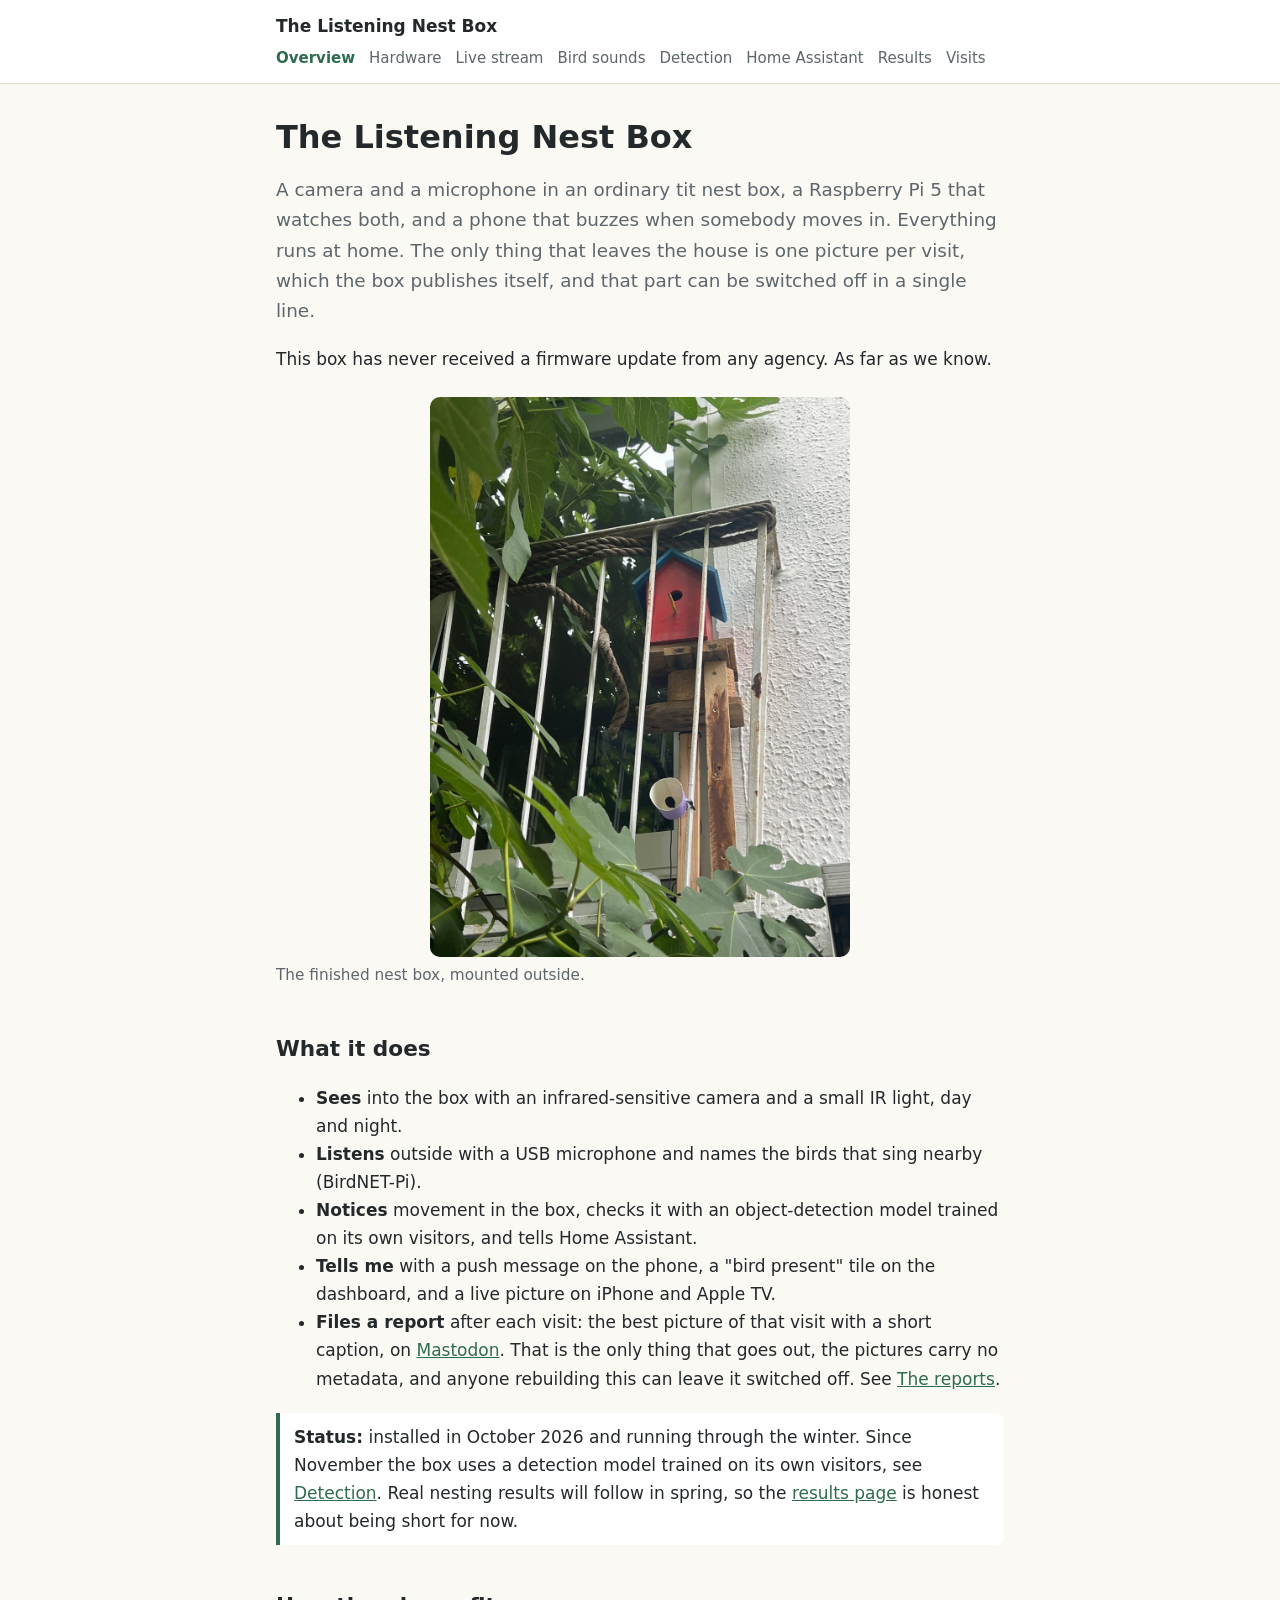
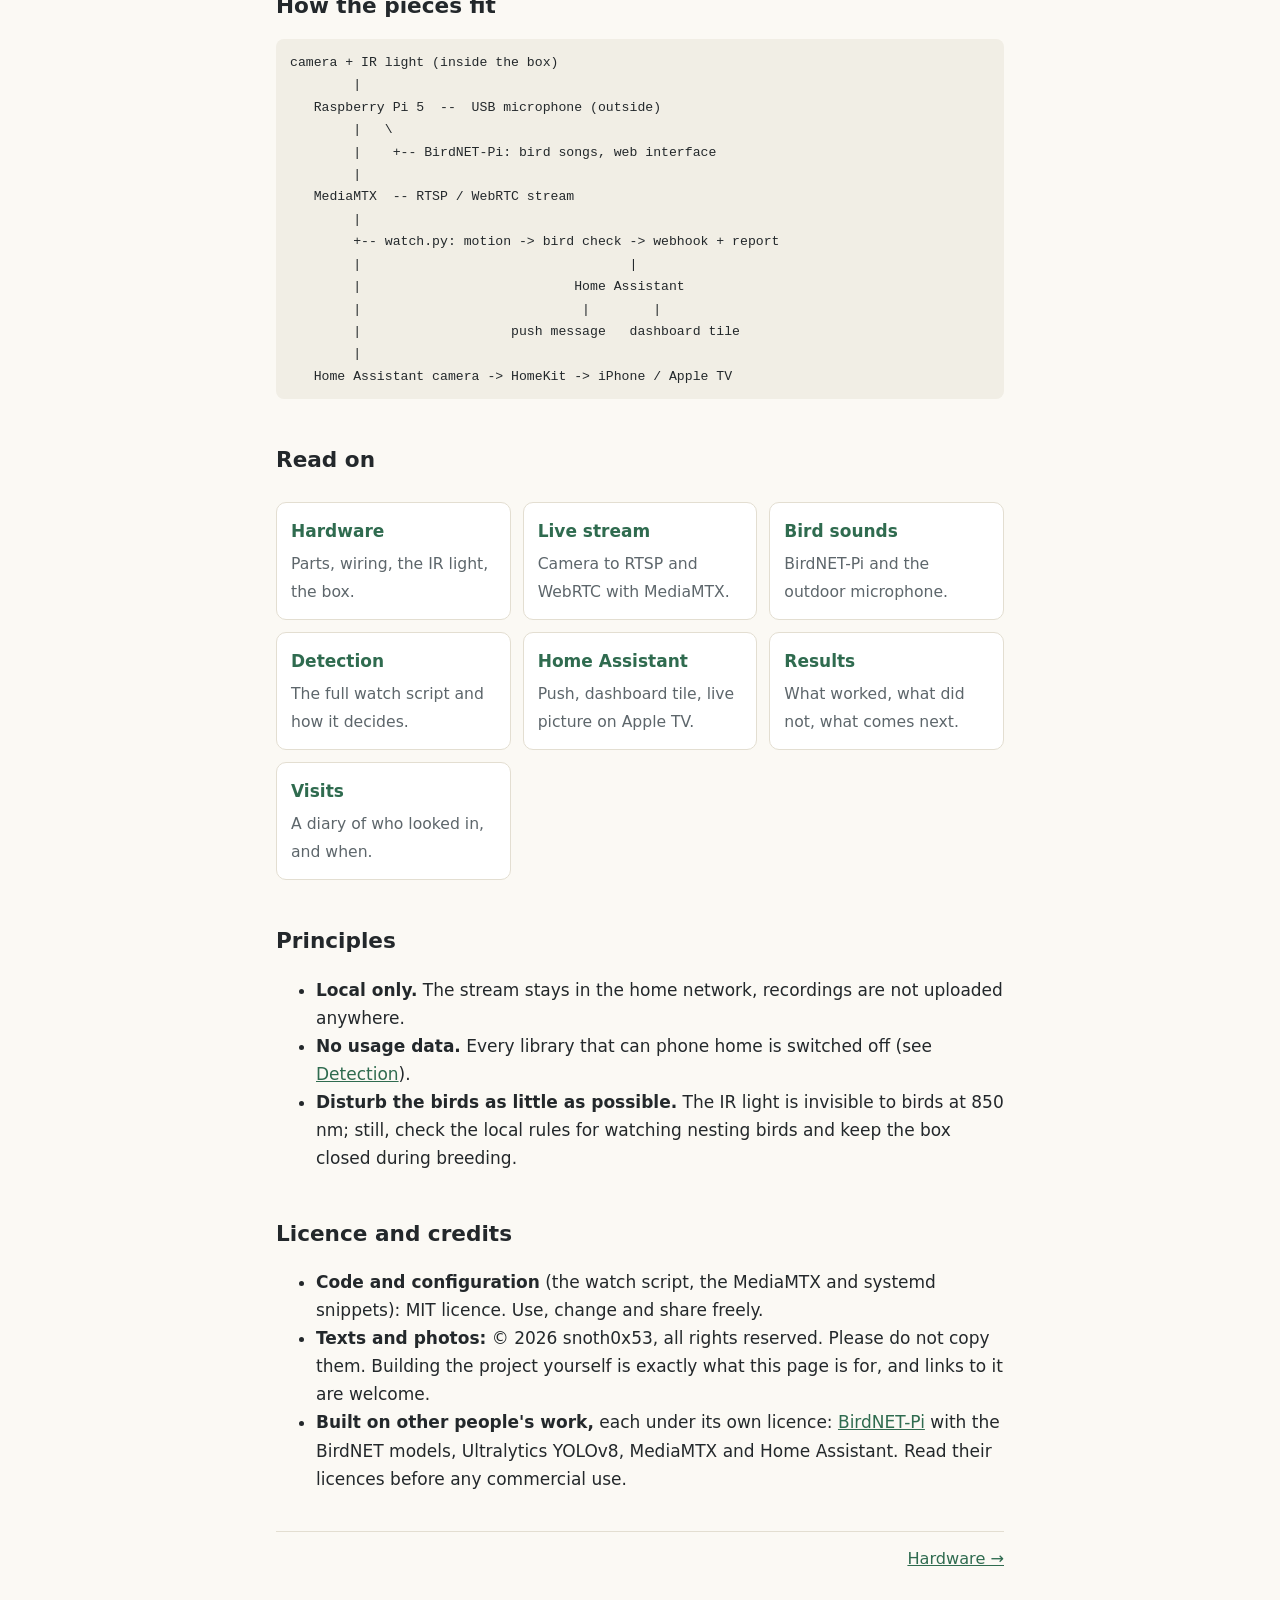
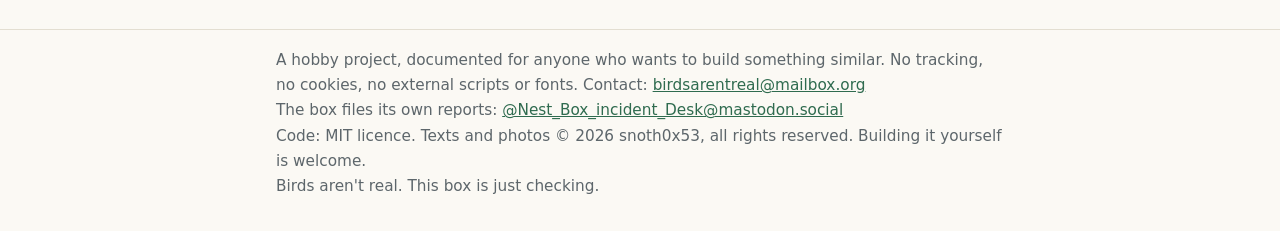
<file: index.html>
<!doctype html>
<!-- they are watching. so are we. -->
<html lang="en">
<head>
<meta charset="utf-8">
<meta name="viewport" content="width=device-width,initial-scale=1">
<title>Overview · The Listening Nest Box</title>
<meta name="description" content="A tit nest box with infrared camera, bird-song recognition and Home Assistant alerts, built on a Raspberry Pi 5.">
<link rel="stylesheet" href="style.css">
</head>
<body>
<header class="site"><div class="wrap"><a class="brand" href="index.html">The Listening Nest Box</a><nav aria-label="Pages"><a href="index.html" aria-current="page">Overview</a><a href="hardware.html">Hardware</a><a href="stream.html">Live stream</a><a href="sound.html">Bird sounds</a><a href="detection.html">Detection</a><a href="homeassistant.html">Home Assistant</a><a href="results.html">Results</a><a href="visits.html">Visits</a></nav></div></header>
<main><div class="wrap">

<h1>The Listening Nest Box</h1>
<p class="lead">A camera and a microphone in an ordinary tit nest box, a Raspberry Pi 5 that watches both, and a phone that buzzes when somebody moves in. Everything runs at home. The only thing that leaves the house is one picture per visit, which the box publishes itself, and that part can be switched off in a single line.</p>
<p>This box has never received a firmware update from any agency. As far as we know.</p>
<figure><img src="img/nestbox.jpg" alt="A red nest box with a blue roof on a wooden post outside, partly hidden behind a railing and fig leaves" loading="lazy" style="max-height:560px;width:auto;max-width:100%;margin:0 auto;display:block"><figcaption>The finished nest box, mounted outside.</figcaption></figure>
<h2>What it does</h2>
<ul>
<li><strong>Sees</strong> into the box with an infrared-sensitive camera and a small IR light, day and night.</li>
<li><strong>Listens</strong> outside with a USB microphone and names the birds that sing nearby (BirdNET-Pi).</li>
<li><strong>Notices</strong> movement in the box, checks it with an object-detection model trained on its own visitors, and tells Home Assistant.</li>
<li><strong>Tells me</strong> with a push message on the phone, a "bird present" tile on the dashboard, and a live picture on iPhone and Apple TV.</li>
<li><strong>Files a report</strong> after each visit: the best picture of that visit with a short caption, on <a rel="me" href="https://mastodon.social/@Nest_Box_incident_Desk">Mastodon</a>. That is the only thing that goes out, the pictures carry no metadata, and anyone rebuilding this can leave it switched off. See <a href="detection.html#posts">The reports</a>.</li>
</ul>
<div class="note"><strong>Status:</strong> installed in October 2026 and running through the winter. Since November the box uses a detection model trained on its own visitors, see <a href="detection.html#own-model">Detection</a>. Real nesting results will follow in spring, so the <a href="results.html">results page</a> is honest about being short for now.</div>
<h2>How the pieces fit</h2>
<pre><code>camera + IR light (inside the box)
        |
   Raspberry Pi 5  --  USB microphone (outside)
        |   \
        |    +-- BirdNET-Pi: bird songs, web interface
        |
   MediaMTX  -- RTSP / WebRTC stream
        |
        +-- watch.py: motion -> bird check -> webhook + report
        |                                  |
        |                           Home Assistant
        |                            |        |
        |                   push message   dashboard tile
        |
   Home Assistant camera -> HomeKit -> iPhone / Apple TV</code></pre>
<h2>Read on</h2>
<div class="cards">
<a class="card" href="hardware.html"><strong>Hardware</strong><span>Parts, wiring, the IR light, the box.</span></a>
<a class="card" href="stream.html"><strong>Live stream</strong><span>Camera to RTSP and WebRTC with MediaMTX.</span></a>
<a class="card" href="sound.html"><strong>Bird sounds</strong><span>BirdNET-Pi and the outdoor microphone.</span></a>
<a class="card" href="detection.html"><strong>Detection</strong><span>The full watch script and how it decides.</span></a>
<a class="card" href="homeassistant.html"><strong>Home Assistant</strong><span>Push, dashboard tile, live picture on Apple TV.</span></a>
<a class="card" href="results.html"><strong>Results</strong><span>What worked, what did not, what comes next.</span></a>
<a class="card" href="visits.html"><strong>Visits</strong><span>A diary of who looked in, and when.</span></a>
</div>
<h2>Principles</h2>
<ul>
<li><strong>Local only.</strong> The stream stays in the home network, recordings are not uploaded anywhere.</li>
<li><strong>No usage data.</strong> Every library that can phone home is switched off (see <a href="detection.html">Detection</a>).</li>
<li><strong>Disturb the birds as little as possible.</strong> The IR light is invisible to birds at 850 nm; still, check the local rules for watching nesting birds and keep the box closed during breeding.</li>
</ul>
<h2>Licence and credits</h2>
<ul>
<li><strong>Code and configuration</strong> (the watch script, the MediaMTX and systemd snippets): MIT licence. Use, change and share freely.</li>
<li><strong>Texts and photos:</strong> &copy; 2026 snoth0x53, all rights reserved. Please do not copy them. Building the project yourself is exactly what this page is for, and links to it are welcome.</li>
<li><strong>Built on other people's work,</strong> each under its own licence: <a href="https://github.com/Nachtzuster/BirdNET-Pi">BirdNET-Pi</a> with the BirdNET models, Ultralytics YOLOv8, MediaMTX and Home Assistant. Read their licences before any commercial use.</li>
</ul>

<div class="pager"><span></span><a href="hardware.html">Hardware &rarr;</a></div>
</div></main>
<footer class="site"><div class="wrap">A hobby project, documented for anyone who wants to build something similar. No tracking, no cookies, no external scripts or fonts. Contact: <a href="mailto:birdsarentreal@mailbox.org">birdsarentreal@mailbox.org</a><br>The box files its own reports: <a rel="me" href="https://mastodon.social/@Nest_Box_incident_Desk">@Nest_Box_incident_Desk@mastodon.social</a><br>Code: MIT licence. Texts and photos &copy; 2026 snoth0x53, all rights reserved. Building it yourself is welcome.<br><a href="404.html" class="egg">Birds aren't real.</a> This box is just checking.</div></footer>
</body>
</html>
</file>
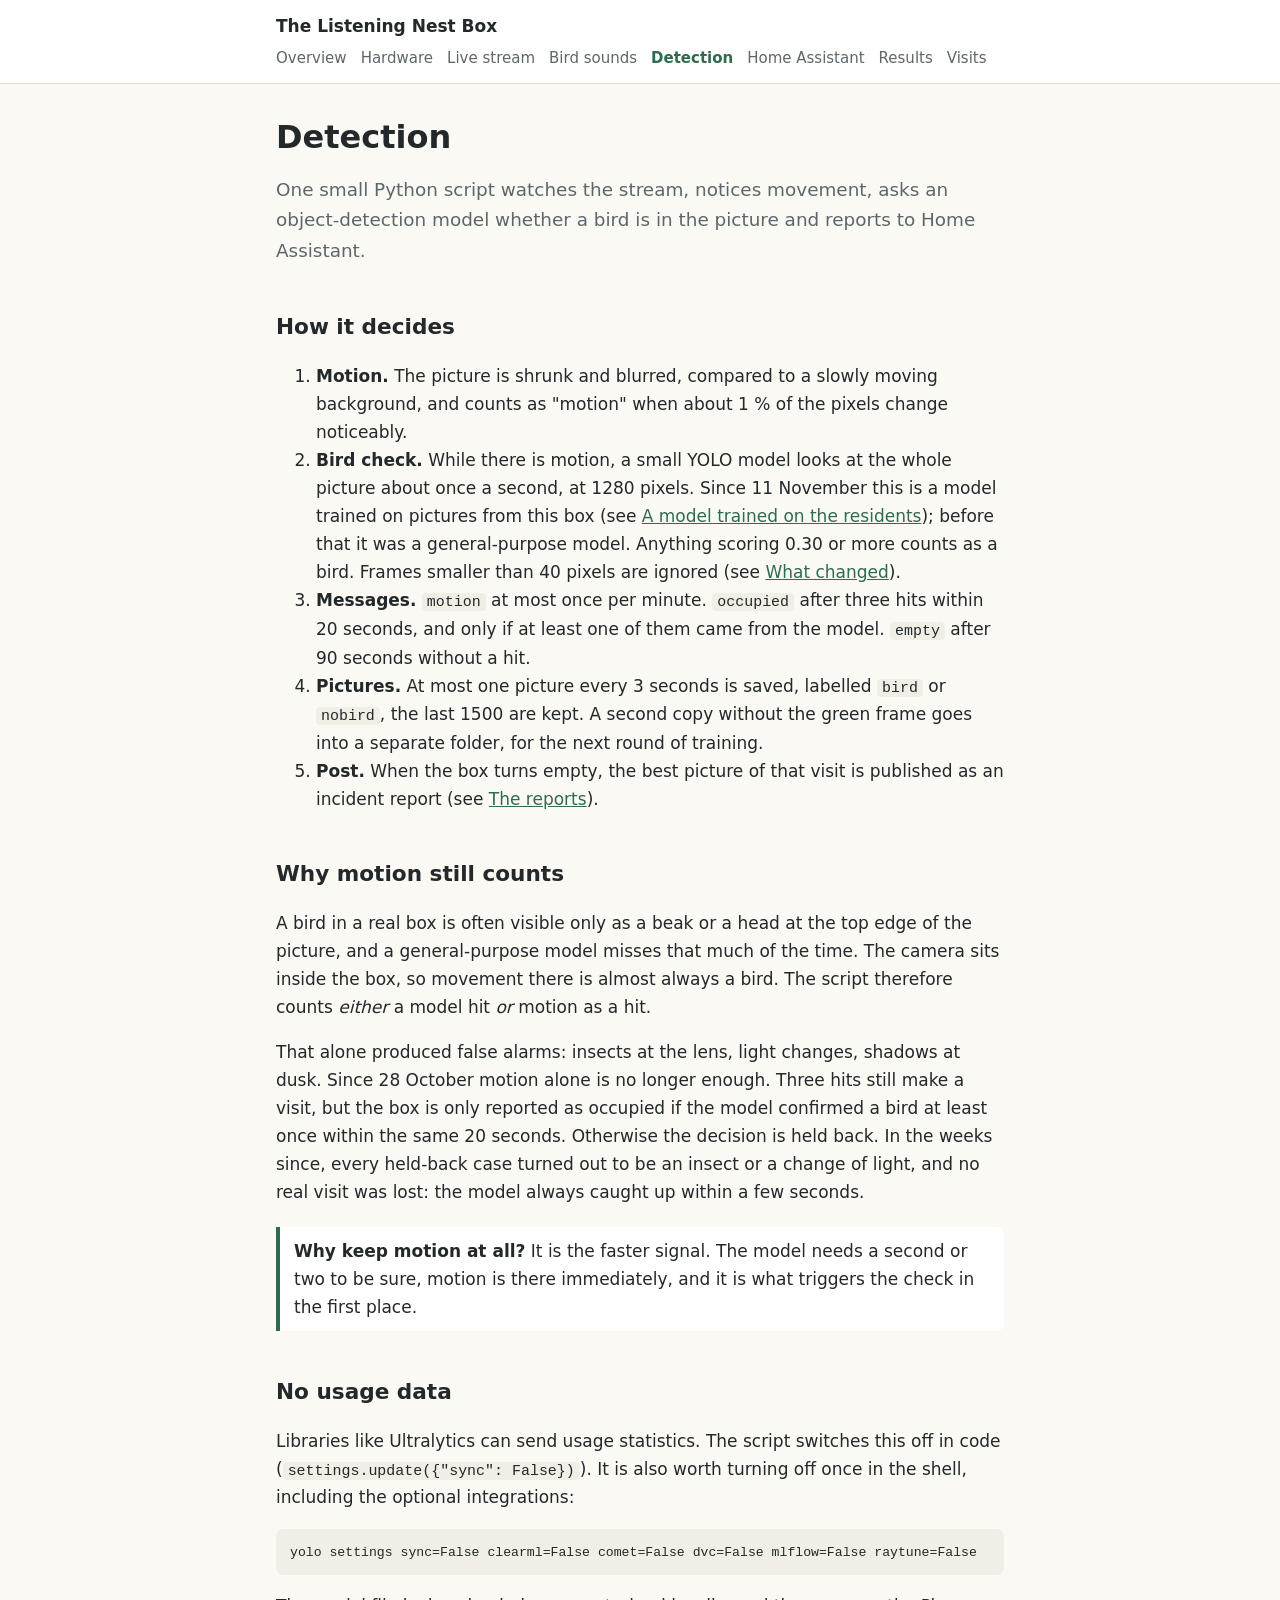
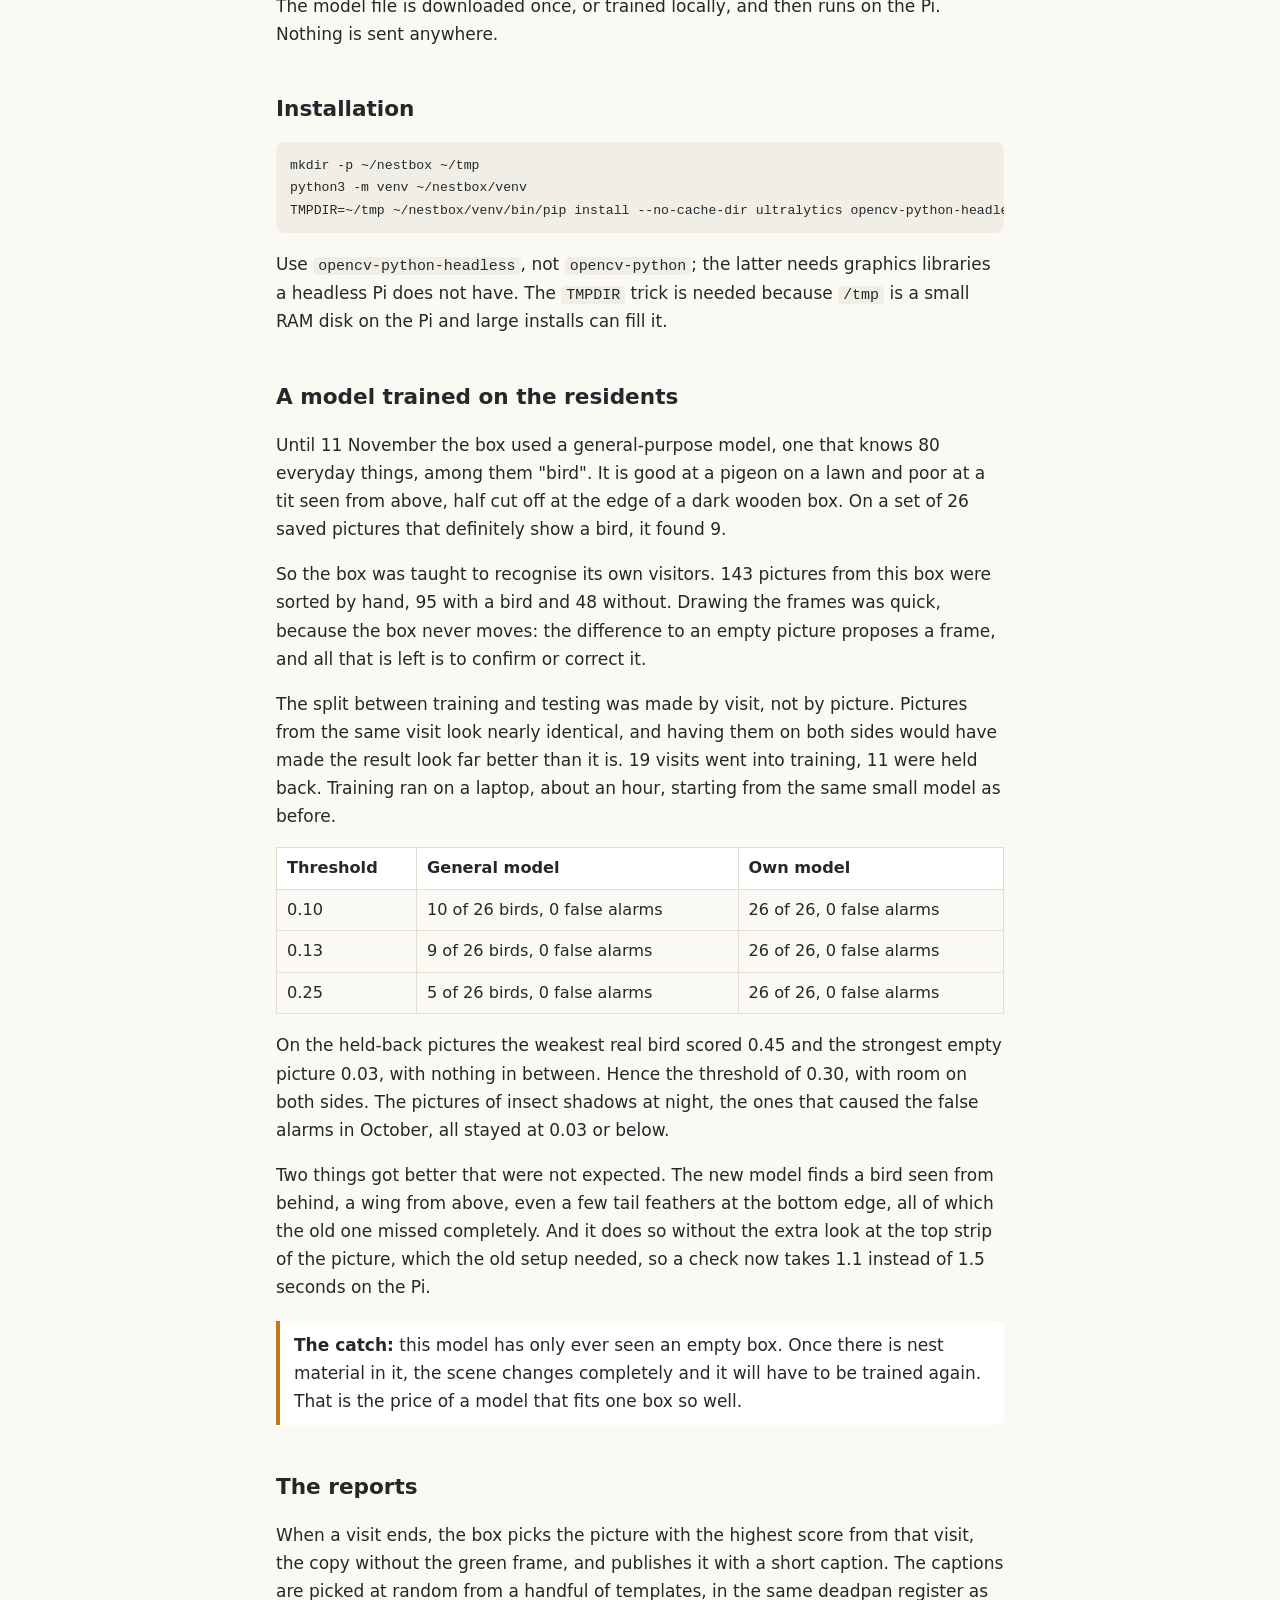
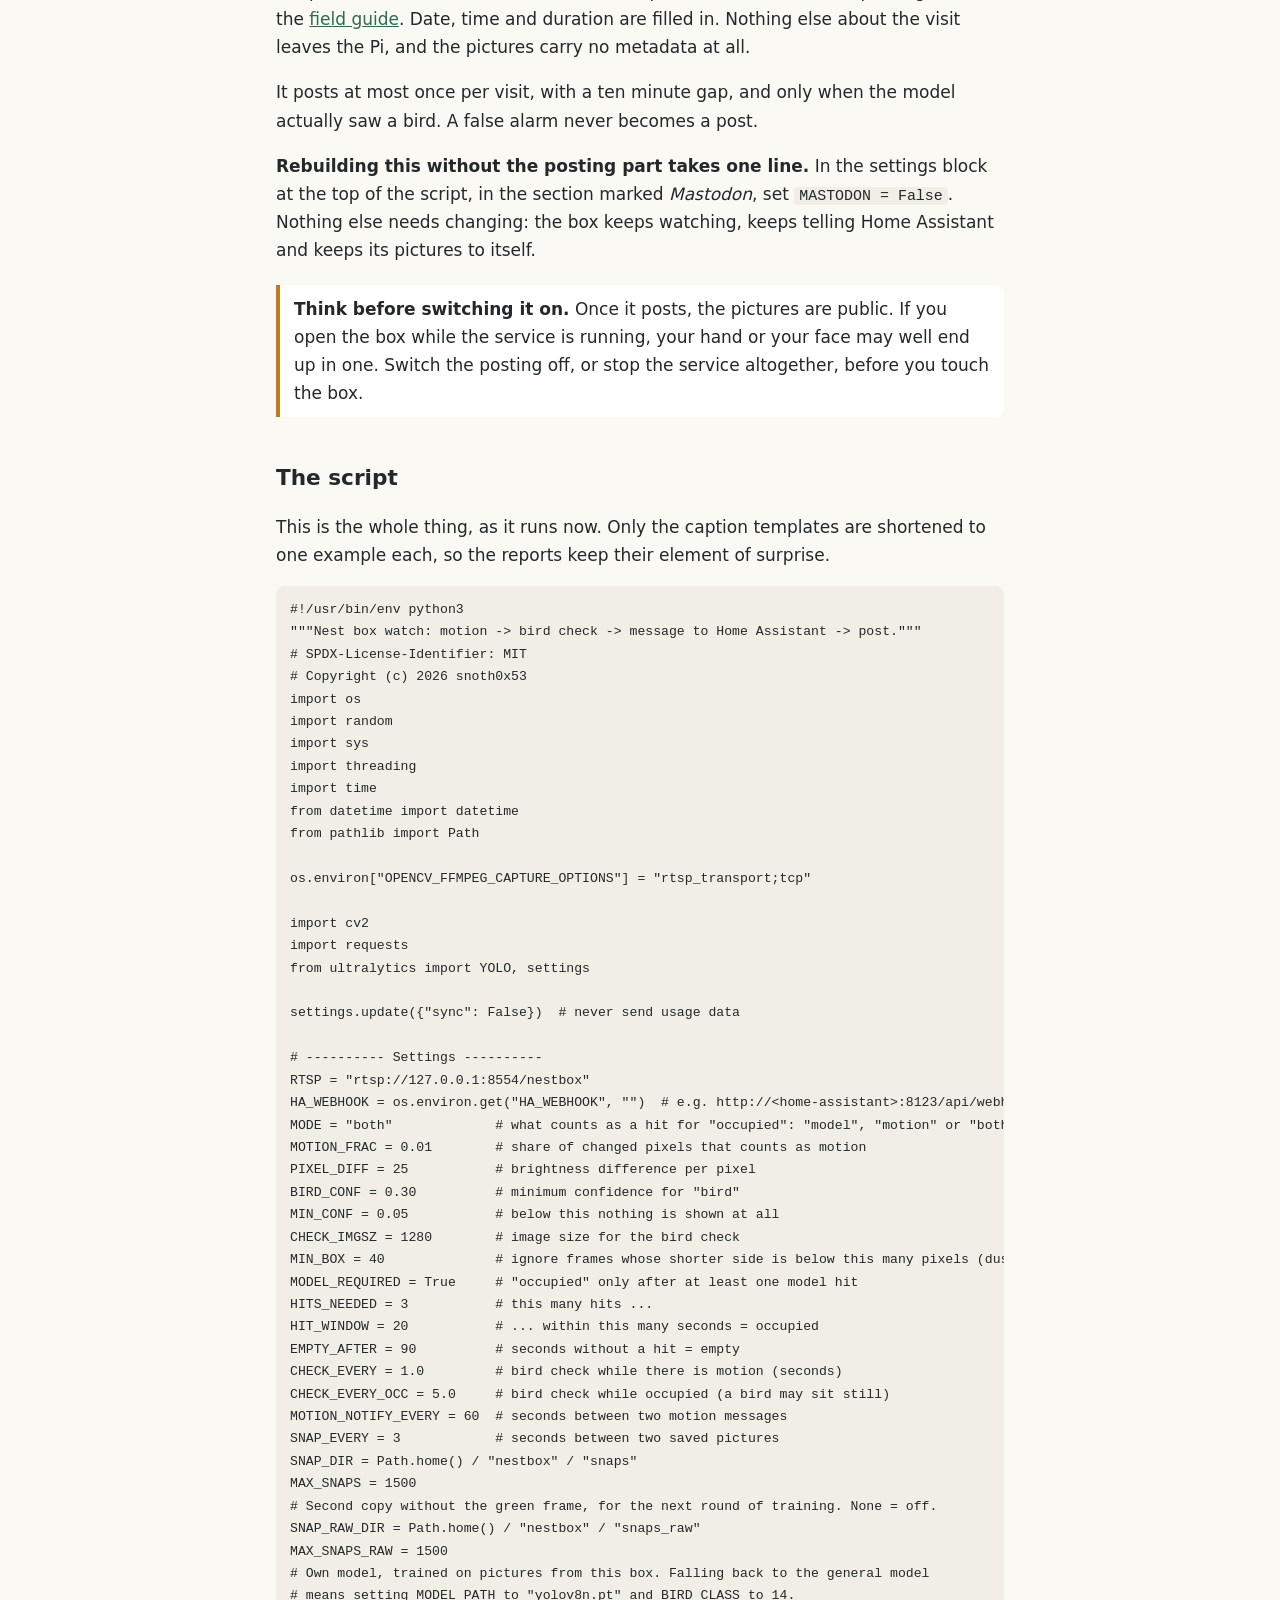
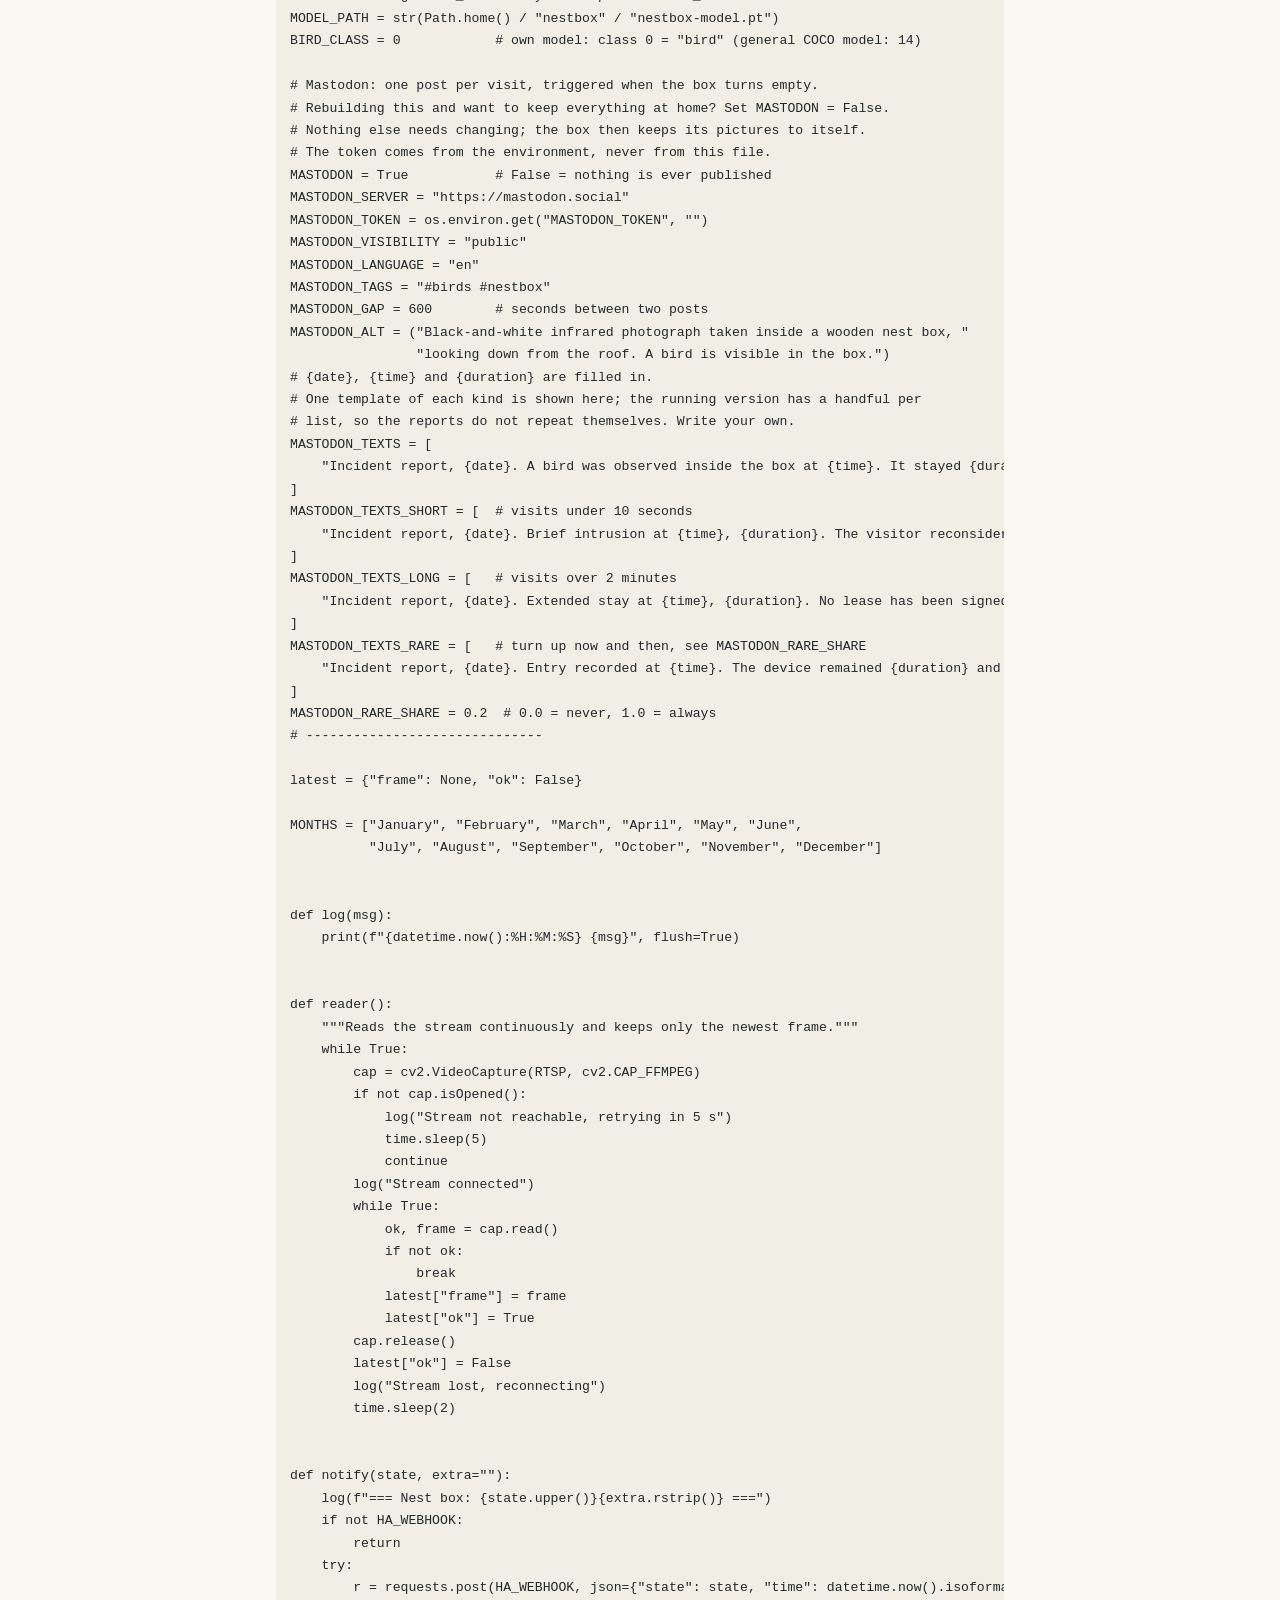
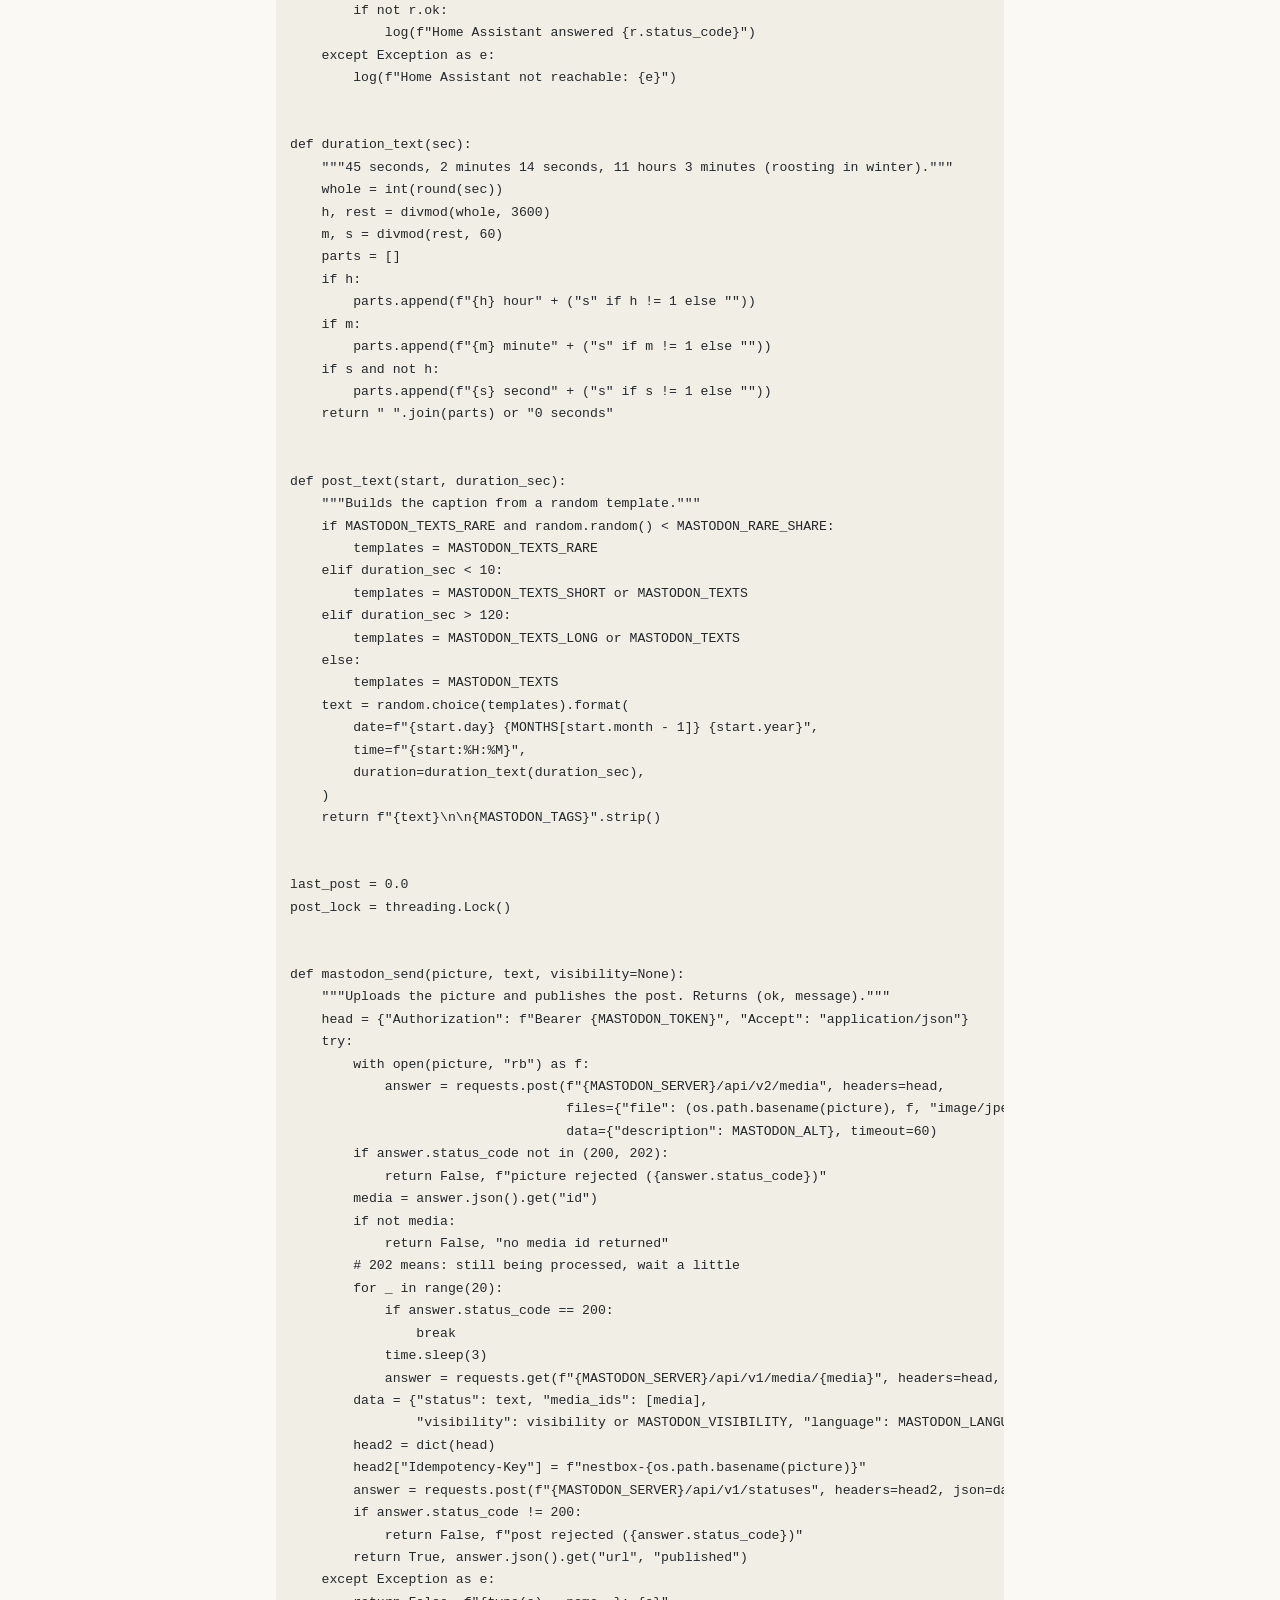
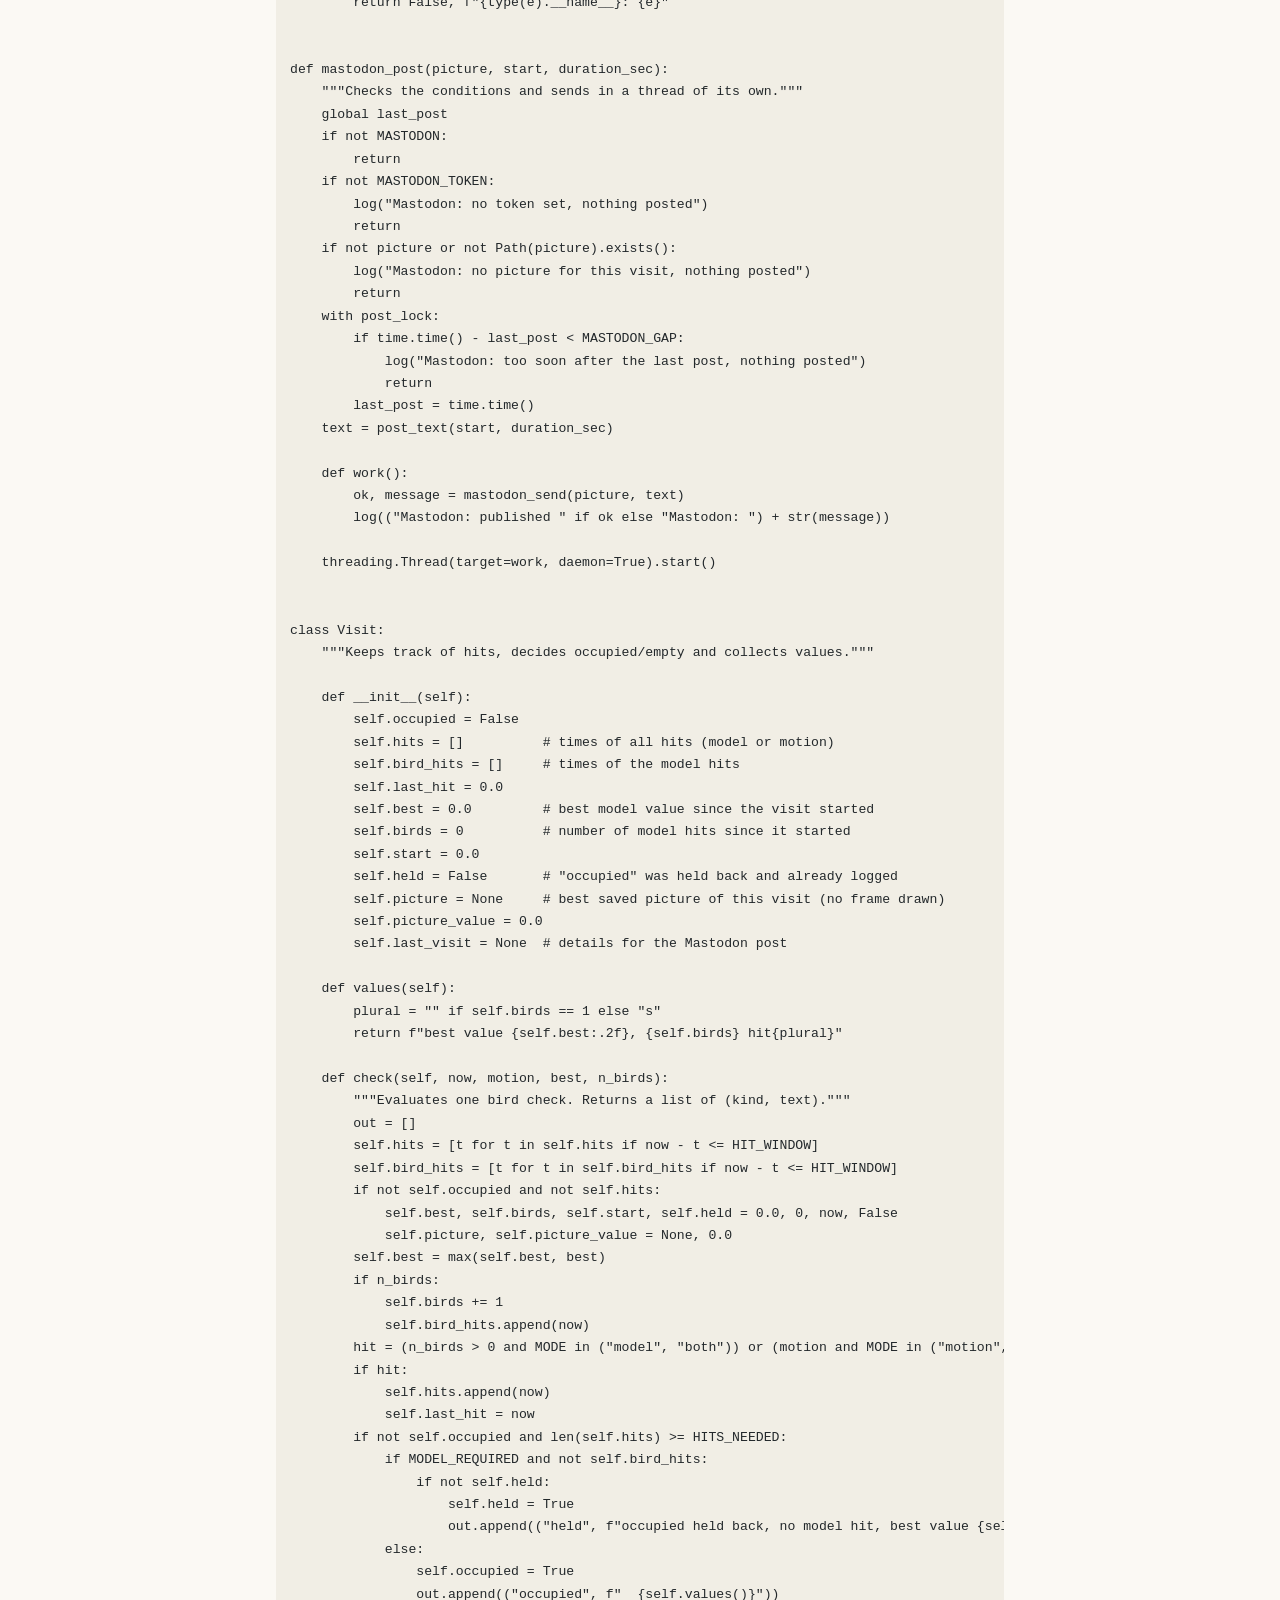
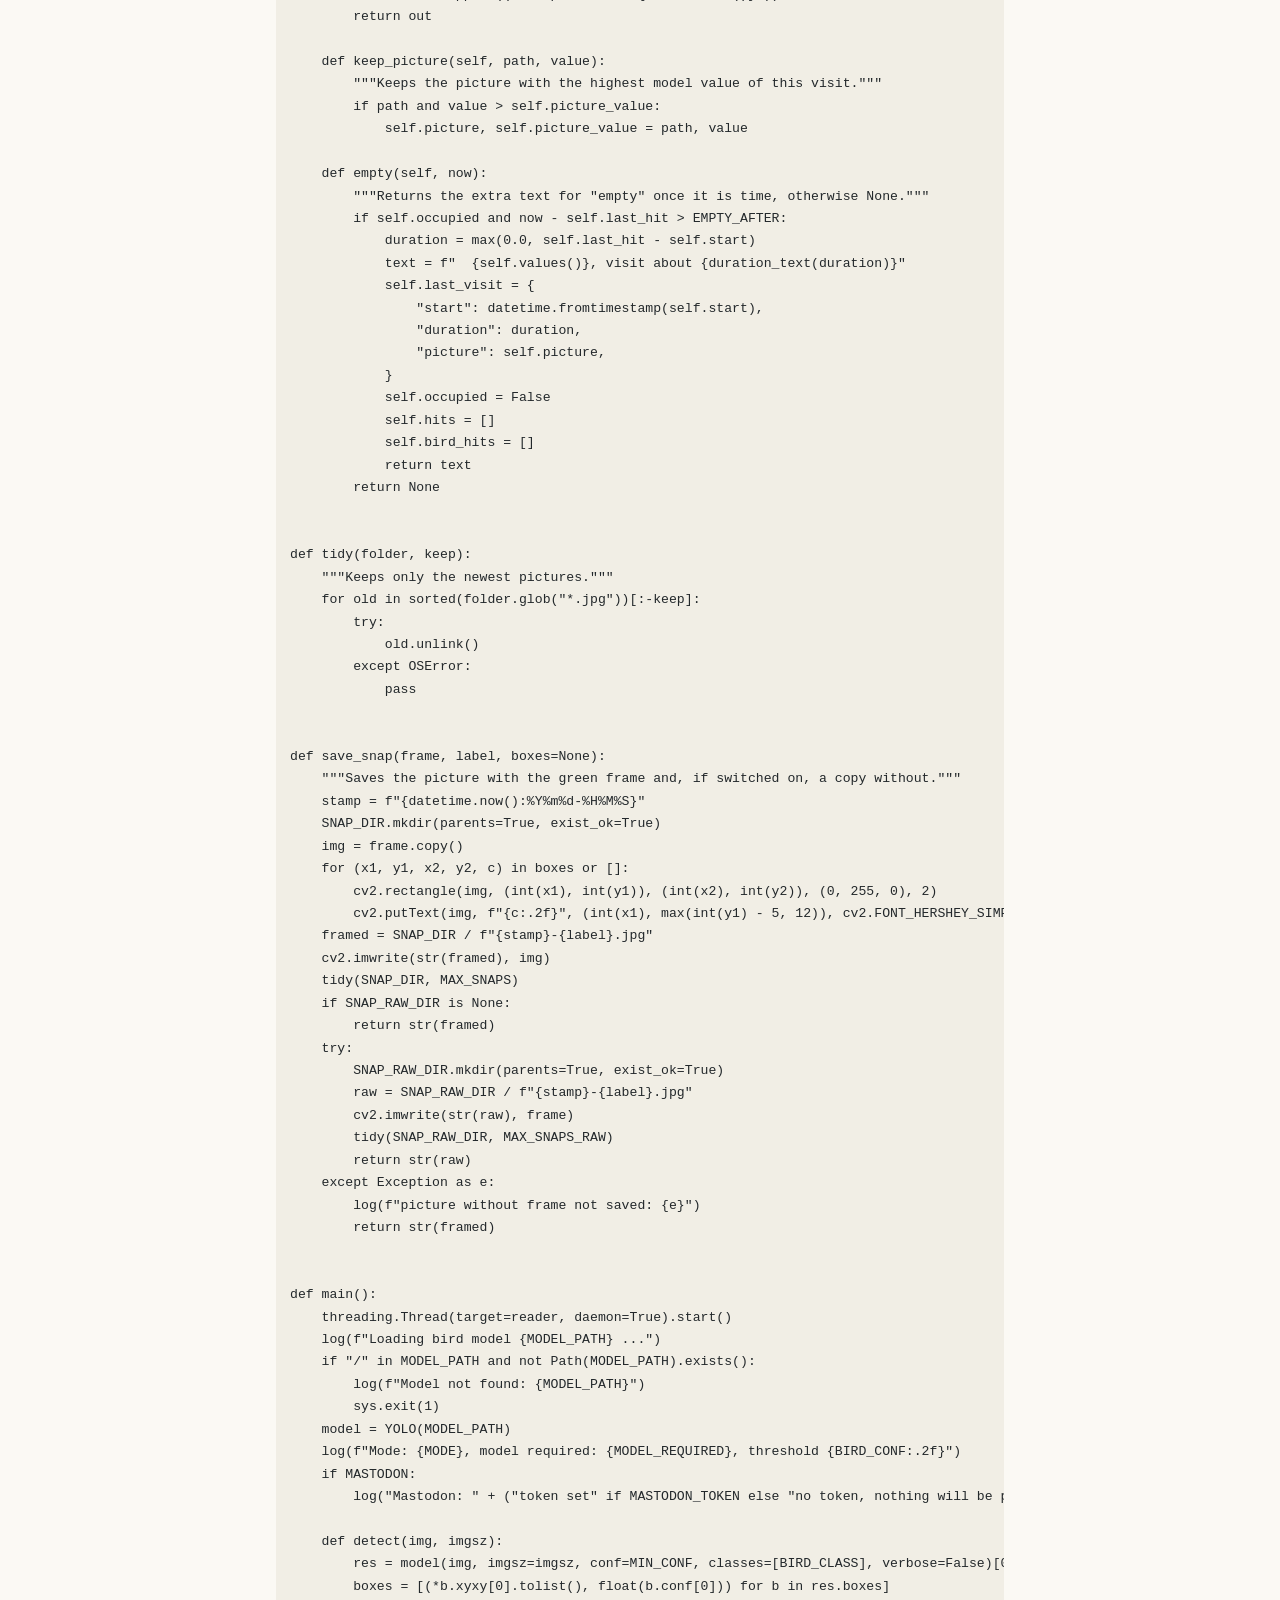
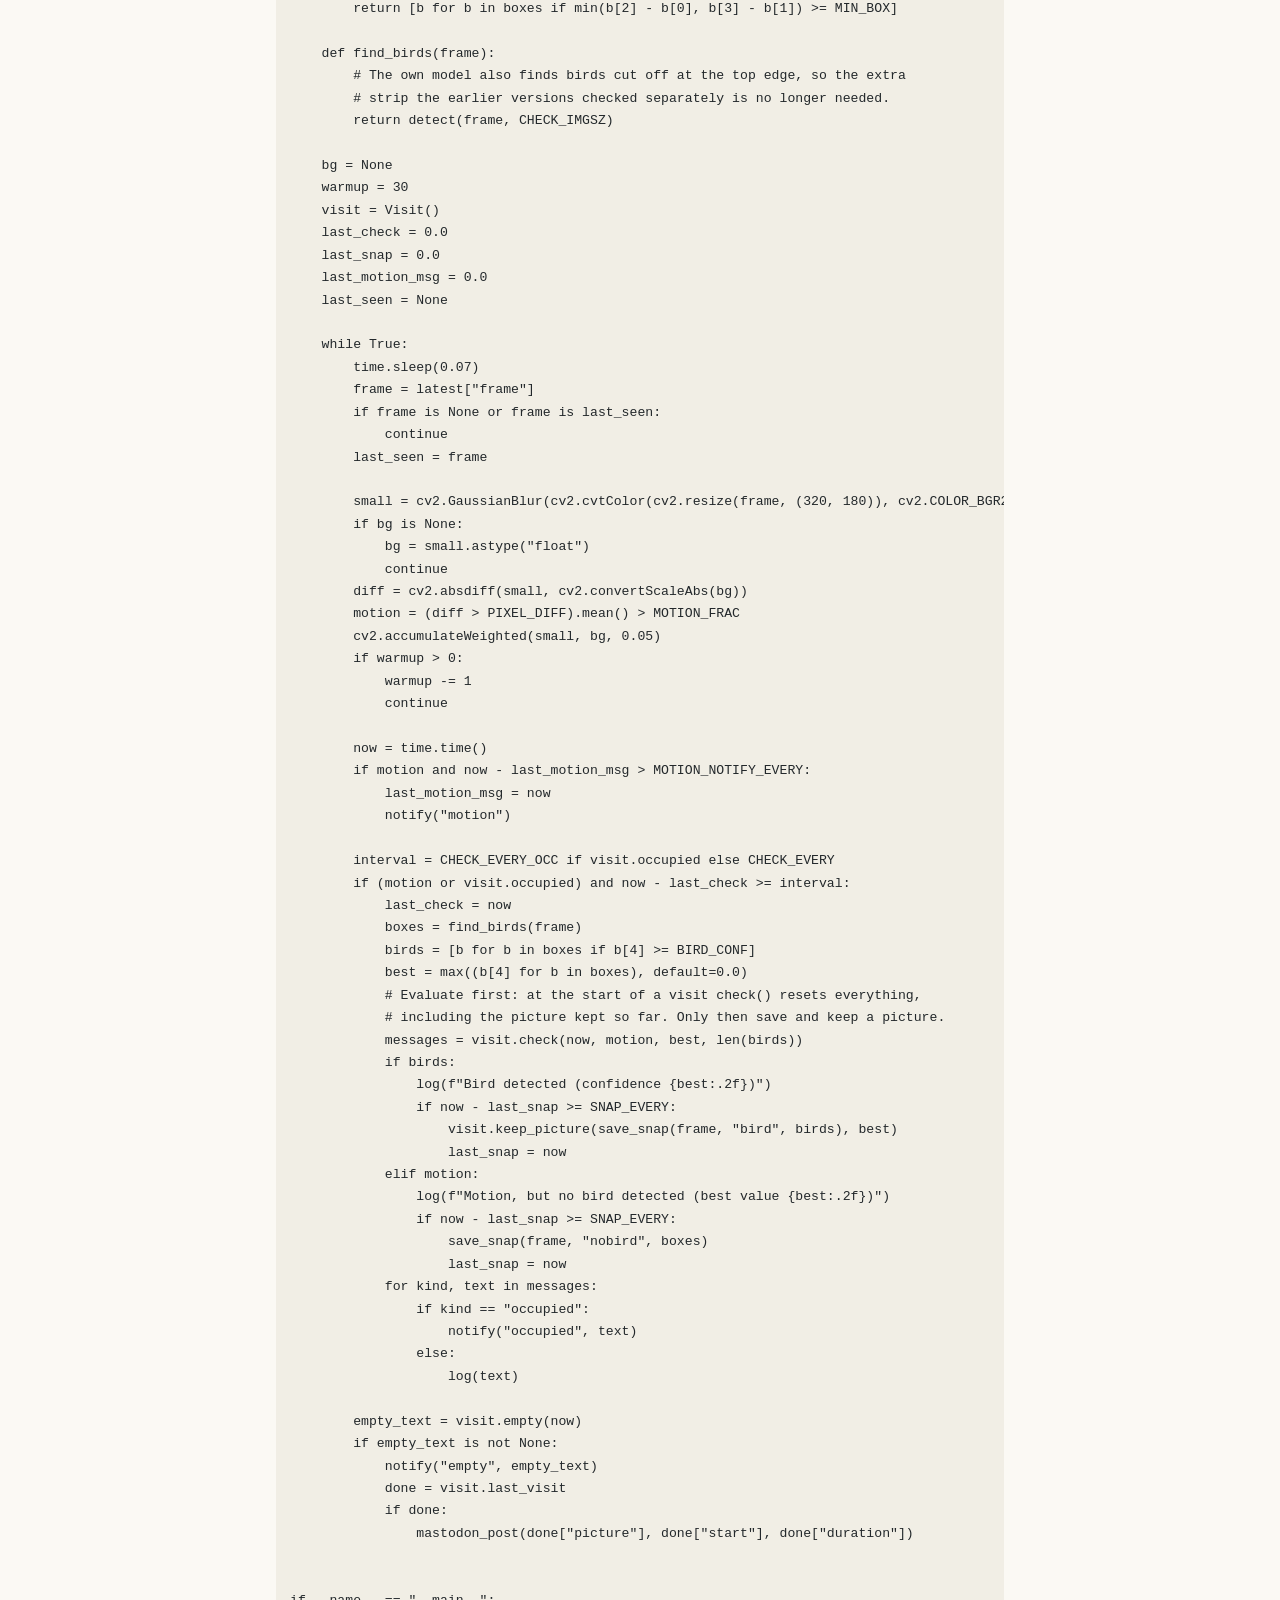
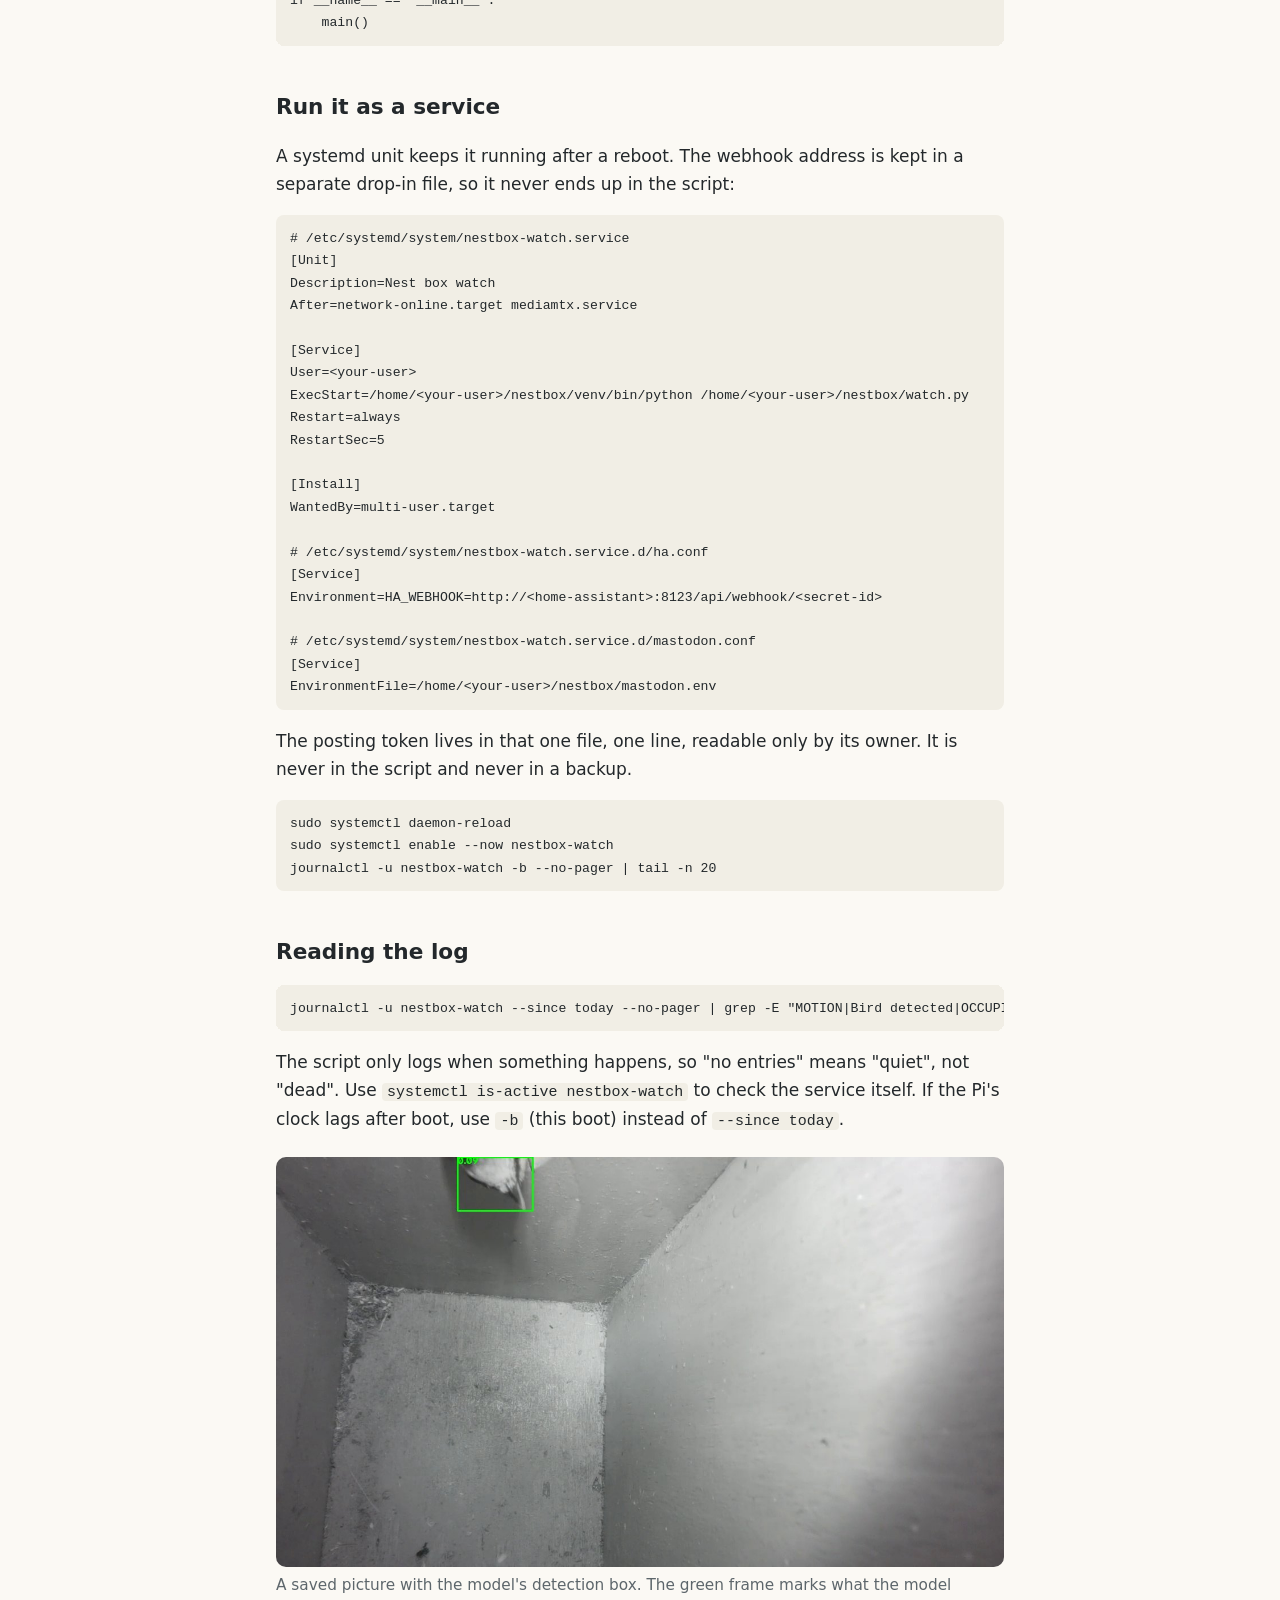
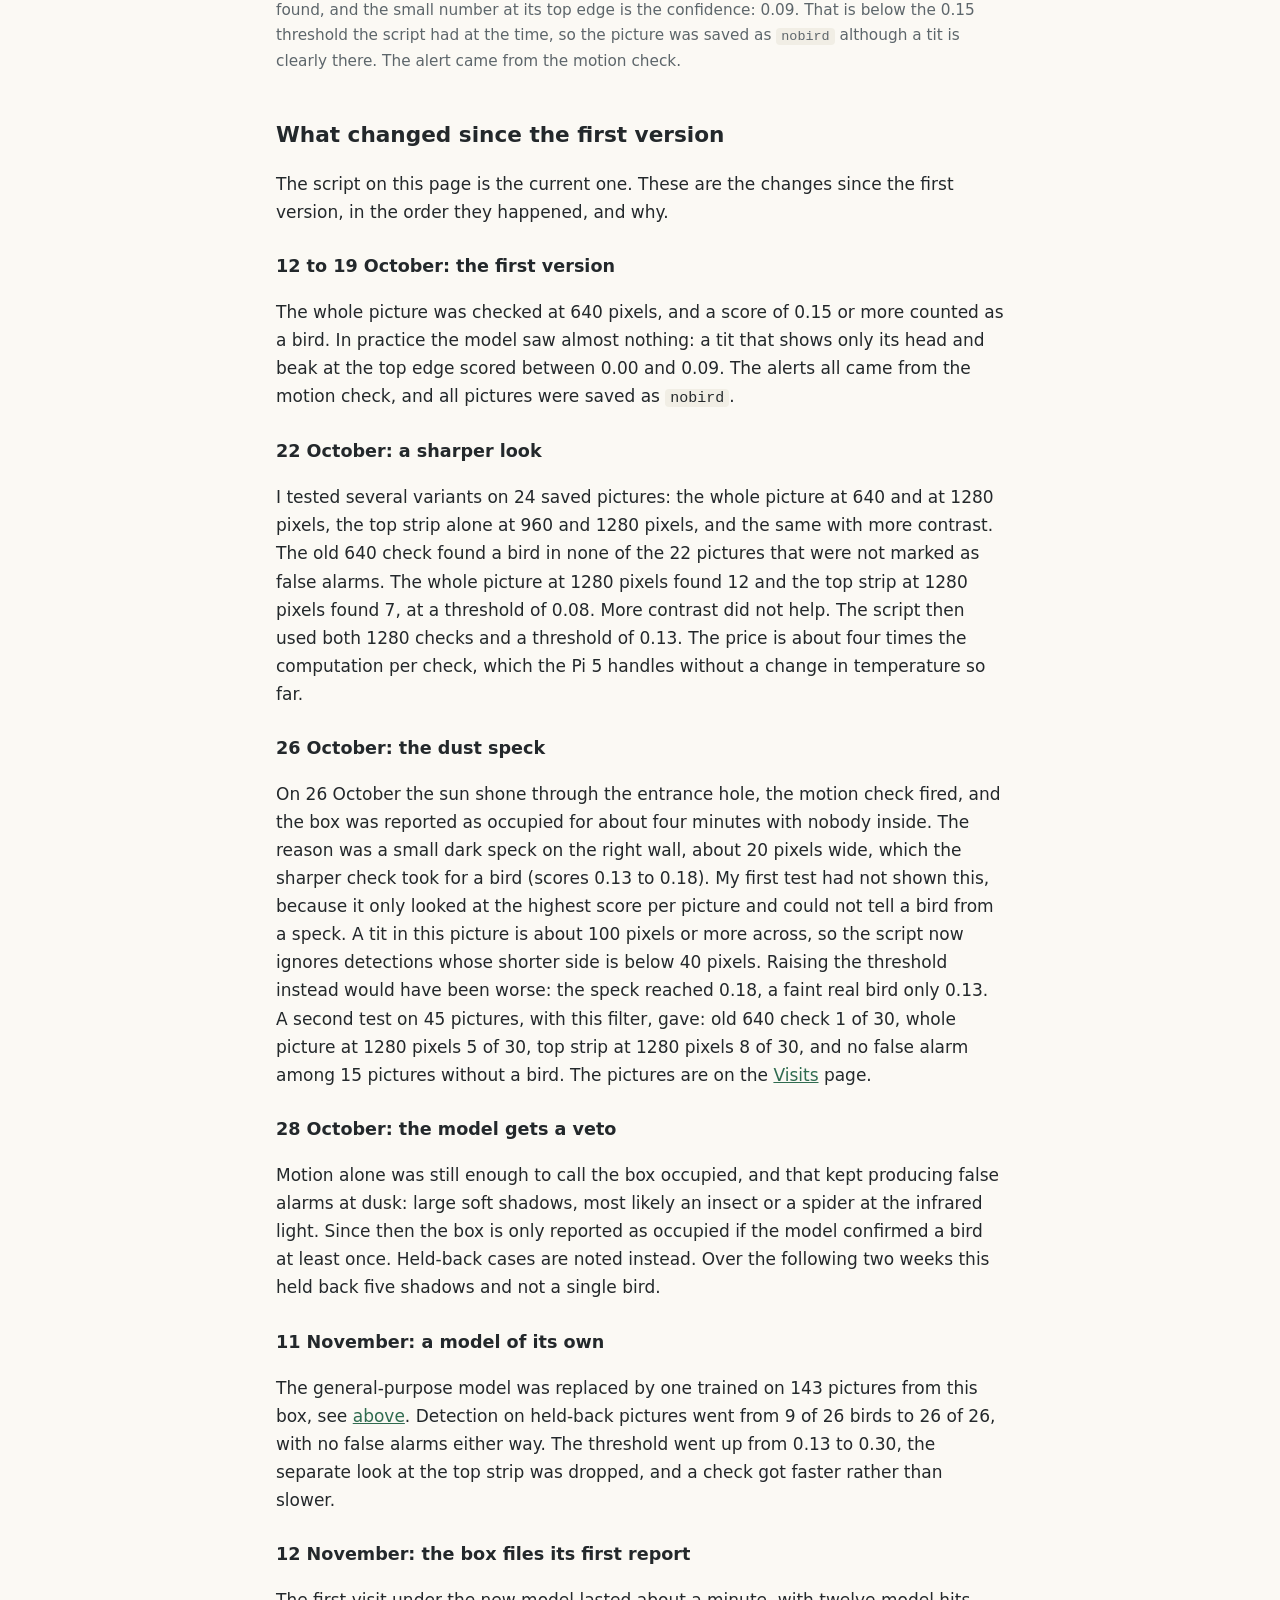
<file: detection.html>
<!doctype html>
<!-- they are watching. so are we. -->
<html lang="en">
<head>
<meta charset="utf-8">
<meta name="viewport" content="width=device-width,initial-scale=1">
<title>Detection · The Listening Nest Box</title>
<meta name="description" content="The motion and bird-detection script with the full code, settings and service setup.">
<link rel="stylesheet" href="style.css">
</head>
<body>
<header class="site"><div class="wrap"><a class="brand" href="index.html">The Listening Nest Box</a><nav aria-label="Pages"><a href="index.html">Overview</a><a href="hardware.html">Hardware</a><a href="stream.html">Live stream</a><a href="sound.html">Bird sounds</a><a href="detection.html" aria-current="page">Detection</a><a href="homeassistant.html">Home Assistant</a><a href="results.html">Results</a><a href="visits.html">Visits</a></nav></div></header>
<main><div class="wrap">

<h1>Detection</h1>
<p class="lead">One small Python script watches the stream, notices movement, asks an object-detection model whether a bird is in the picture and reports to Home Assistant.</p>
<h2>How it decides</h2>
<ol>
<li><strong>Motion.</strong> The picture is shrunk and blurred, compared to a slowly moving background, and counts as "motion" when about 1&nbsp;% of the pixels change noticeably.</li>
<li><strong>Bird check.</strong> While there is motion, a small YOLO model looks at the whole picture about once a second, at 1280 pixels. Since 11 November this is a model trained on pictures from this box (see <a href="#own-model">A model trained on the residents</a>); before that it was a general-purpose model. Anything scoring 0.30 or more counts as a bird. Frames smaller than 40 pixels are ignored (see <a href="#changes">What changed</a>).</li>
<li><strong>Messages.</strong> <code>motion</code> at most once per minute. <code>occupied</code> after three hits within 20 seconds, and only if at least one of them came from the model. <code>empty</code> after 90 seconds without a hit.</li>
<li><strong>Pictures.</strong> At most one picture every 3 seconds is saved, labelled <code>bird</code> or <code>nobird</code>, the last 1500 are kept. A second copy without the green frame goes into a separate folder, for the next round of training.</li>
<li><strong>Post.</strong> When the box turns empty, the best picture of that visit is published as an incident report (see <a href="#posts">The reports</a>).</li>
</ol>
<h2>Why motion still counts</h2>
<p>A bird in a real box is often visible only as a beak or a head at the top edge of the picture, and a general-purpose model misses that much of the time. The camera sits inside the box, so movement there is almost always a bird. The script therefore counts <em>either</em> a model hit <em>or</em> motion as a hit.</p>
<p>That alone produced false alarms: insects at the lens, light changes, shadows at dusk. Since 28 October motion alone is no longer enough. Three hits still make a visit, but the box is only reported as occupied if the model confirmed a bird at least once within the same 20 seconds. Otherwise the decision is held back. In the weeks since, every held-back case turned out to be an insect or a change of light, and no real visit was lost: the model always caught up within a few seconds.</p>
<div class="note"><strong>Why keep motion at all?</strong> It is the faster signal. The model needs a second or two to be sure, motion is there immediately, and it is what triggers the check in the first place.</div>
<h2>No usage data</h2>
<p>Libraries like Ultralytics can send usage statistics. The script switches this off in code (<code>settings.update({"sync": False})</code>). It is also worth turning off once in the shell, including the optional integrations:</p>
<pre><code>yolo settings sync=False clearml=False comet=False dvc=False mlflow=False raytune=False</code></pre>
<p>The model file is downloaded once, or trained locally, and then runs on the Pi. Nothing is sent anywhere.</p>
<h2>Installation</h2>
<pre><code>mkdir -p ~/nestbox ~/tmp
python3 -m venv ~/nestbox/venv
TMPDIR=~/tmp ~/nestbox/venv/bin/pip install --no-cache-dir ultralytics opencv-python-headless requests</code></pre>
<p>Use <code>opencv-python-headless</code>, not <code>opencv-python</code>; the latter needs graphics libraries a headless Pi does not have. The <code>TMPDIR</code> trick is needed because <code>/tmp</code> is a small RAM disk on the Pi and large installs can fill it.</p>
<h2 id="own-model">A model trained on the residents</h2>
<p>Until 11 November the box used a general-purpose model, one that knows 80 everyday things, among them "bird". It is good at a pigeon on a lawn and poor at a tit seen from above, half cut off at the edge of a dark wooden box. On a set of 26 saved pictures that definitely show a bird, it found 9.</p>
<p>So the box was taught to recognise its own visitors. 143 pictures from this box were sorted by hand, 95 with a bird and 48 without. Drawing the frames was quick, because the box never moves: the difference to an empty picture proposes a frame, and all that is left is to confirm or correct it.</p>
<p>The split between training and testing was made by visit, not by picture. Pictures from the same visit look nearly identical, and having them on both sides would have made the result look far better than it is. 19 visits went into training, 11 were held back. Training ran on a laptop, about an hour, starting from the same small model as before.</p>
<table>
<tr><th>Threshold</th><th>General model</th><th>Own model</th></tr>
<tr><td>0.10</td><td>10 of 26 birds, 0 false alarms</td><td>26 of 26, 0 false alarms</td></tr>
<tr><td>0.13</td><td>9 of 26 birds, 0 false alarms</td><td>26 of 26, 0 false alarms</td></tr>
<tr><td>0.25</td><td>5 of 26 birds, 0 false alarms</td><td>26 of 26, 0 false alarms</td></tr>
</table>
<p>On the held-back pictures the weakest real bird scored 0.45 and the strongest empty picture 0.03, with nothing in between. Hence the threshold of 0.30, with room on both sides. The pictures of insect shadows at night, the ones that caused the false alarms in October, all stayed at 0.03 or below.</p>
<p>Two things got better that were not expected. The new model finds a bird seen from behind, a wing from above, even a few tail feathers at the bottom edge, all of which the old one missed completely. And it does so without the extra look at the top strip of the picture, which the old setup needed, so a check now takes 1.1 instead of 1.5 seconds on the Pi.</p>
<div class="note warn"><strong>The catch:</strong> this model has only ever seen an empty box. Once there is nest material in it, the scene changes completely and it will have to be trained again. That is the price of a model that fits one box so well.</div>
<h2 id="posts">The reports</h2>
<p>When a visit ends, the box picks the picture with the highest score from that visit, the copy without the green frame, and publishes it with a short caption. The captions are picked at random from a handful of templates, in the same deadpan register as the <a href="results.html">field guide</a>. Date, time and duration are filled in. Nothing else about the visit leaves the Pi, and the pictures carry no metadata at all.</p>
<p>It posts at most once per visit, with a ten minute gap, and only when the model actually saw a bird. A false alarm never becomes a post.</p>
<p><strong>Rebuilding this without the posting part takes one line.</strong> In the settings block at the top of the script, in the section marked <em>Mastodon</em>, set <code>MASTODON = False</code>. Nothing else needs changing: the box keeps watching, keeps telling Home Assistant and keeps its pictures to itself.</p>
<div class="note warn"><strong>Think before switching it on.</strong> Once it posts, the pictures are public. If you open the box while the service is running, your hand or your face may well end up in one. Switch the posting off, or stop the service altogether, before you touch the box.</div>
<h2>The script</h2>
<p>This is the whole thing, as it runs now. Only the caption templates are shortened to one example each, so the reports keep their element of surprise.</p>
<pre><code>#!/usr/bin/env python3
&quot;&quot;&quot;Nest box watch: motion -&gt; bird check -&gt; message to Home Assistant -&gt; post.&quot;&quot;&quot;
# SPDX-License-Identifier: MIT
# Copyright (c) 2026 snoth0x53
import os
import random
import sys
import threading
import time
from datetime import datetime
from pathlib import Path

os.environ[&quot;OPENCV_FFMPEG_CAPTURE_OPTIONS&quot;] = &quot;rtsp_transport;tcp&quot;

import cv2
import requests
from ultralytics import YOLO, settings

settings.update({&quot;sync&quot;: False})  # never send usage data

# ---------- Settings ----------
RTSP = &quot;rtsp://127.0.0.1:8554/nestbox&quot;
HA_WEBHOOK = os.environ.get(&quot;HA_WEBHOOK&quot;, &quot;&quot;)  # e.g. http://&lt;home-assistant&gt;:8123/api/webhook/&lt;secret-id&gt;
MODE = &quot;both&quot;             # what counts as a hit for &quot;occupied&quot;: &quot;model&quot;, &quot;motion&quot; or &quot;both&quot;
MOTION_FRAC = 0.01        # share of changed pixels that counts as motion
PIXEL_DIFF = 25           # brightness difference per pixel
BIRD_CONF = 0.30          # minimum confidence for &quot;bird&quot;
MIN_CONF = 0.05           # below this nothing is shown at all
CHECK_IMGSZ = 1280        # image size for the bird check
MIN_BOX = 40              # ignore frames whose shorter side is below this many pixels (dust speck)
MODEL_REQUIRED = True     # &quot;occupied&quot; only after at least one model hit
HITS_NEEDED = 3           # this many hits ...
HIT_WINDOW = 20           # ... within this many seconds = occupied
EMPTY_AFTER = 90          # seconds without a hit = empty
CHECK_EVERY = 1.0         # bird check while there is motion (seconds)
CHECK_EVERY_OCC = 5.0     # bird check while occupied (a bird may sit still)
MOTION_NOTIFY_EVERY = 60  # seconds between two motion messages
SNAP_EVERY = 3            # seconds between two saved pictures
SNAP_DIR = Path.home() / &quot;nestbox&quot; / &quot;snaps&quot;
MAX_SNAPS = 1500
# Second copy without the green frame, for the next round of training. None = off.
SNAP_RAW_DIR = Path.home() / &quot;nestbox&quot; / &quot;snaps_raw&quot;
MAX_SNAPS_RAW = 1500
# Own model, trained on pictures from this box. Falling back to the general model
# means setting MODEL_PATH to &quot;yolov8n.pt&quot; and BIRD_CLASS to 14.
MODEL_PATH = str(Path.home() / &quot;nestbox&quot; / &quot;nestbox-model.pt&quot;)
BIRD_CLASS = 0            # own model: class 0 = &quot;bird&quot; (general COCO model: 14)

# Mastodon: one post per visit, triggered when the box turns empty.
# Rebuilding this and want to keep everything at home? Set MASTODON = False.
# Nothing else needs changing; the box then keeps its pictures to itself.
# The token comes from the environment, never from this file.
MASTODON = True           # False = nothing is ever published
MASTODON_SERVER = &quot;https://mastodon.social&quot;
MASTODON_TOKEN = os.environ.get(&quot;MASTODON_TOKEN&quot;, &quot;&quot;)
MASTODON_VISIBILITY = &quot;public&quot;
MASTODON_LANGUAGE = &quot;en&quot;
MASTODON_TAGS = &quot;#birds #nestbox&quot;
MASTODON_GAP = 600        # seconds between two posts
MASTODON_ALT = (&quot;Black-and-white infrared photograph taken inside a wooden nest box, &quot;
                &quot;looking down from the roof. A bird is visible in the box.&quot;)
# {date}, {time} and {duration} are filled in.
# One template of each kind is shown here; the running version has a handful per
# list, so the reports do not repeat themselves. Write your own.
MASTODON_TEXTS = [
    &quot;Incident report, {date}. A bird was observed inside the box at {time}. It stayed {duration} and left without comment.&quot;,
]
MASTODON_TEXTS_SHORT = [  # visits under 10 seconds
    &quot;Incident report, {date}. Brief intrusion at {time}, {duration}. The visitor reconsidered.&quot;,
]
MASTODON_TEXTS_LONG = [   # visits over 2 minutes
    &quot;Incident report, {date}. Extended stay at {time}, {duration}. No lease has been signed.&quot;,
]
MASTODON_TEXTS_RARE = [   # turn up now and then, see MASTODON_RARE_SHARE
    &quot;Incident report, {date}. Entry recorded at {time}. The device remained {duration} and did not identify its operator.&quot;,
]
MASTODON_RARE_SHARE = 0.2  # 0.0 = never, 1.0 = always
# ------------------------------

latest = {&quot;frame&quot;: None, &quot;ok&quot;: False}

MONTHS = [&quot;January&quot;, &quot;February&quot;, &quot;March&quot;, &quot;April&quot;, &quot;May&quot;, &quot;June&quot;,
          &quot;July&quot;, &quot;August&quot;, &quot;September&quot;, &quot;October&quot;, &quot;November&quot;, &quot;December&quot;]


def log(msg):
    print(f&quot;{datetime.now():%H:%M:%S} {msg}&quot;, flush=True)


def reader():
    &quot;&quot;&quot;Reads the stream continuously and keeps only the newest frame.&quot;&quot;&quot;
    while True:
        cap = cv2.VideoCapture(RTSP, cv2.CAP_FFMPEG)
        if not cap.isOpened():
            log(&quot;Stream not reachable, retrying in 5 s&quot;)
            time.sleep(5)
            continue
        log(&quot;Stream connected&quot;)
        while True:
            ok, frame = cap.read()
            if not ok:
                break
            latest[&quot;frame&quot;] = frame
            latest[&quot;ok&quot;] = True
        cap.release()
        latest[&quot;ok&quot;] = False
        log(&quot;Stream lost, reconnecting&quot;)
        time.sleep(2)


def notify(state, extra=&quot;&quot;):
    log(f&quot;=== Nest box: {state.upper()}{extra.rstrip()} ===&quot;)
    if not HA_WEBHOOK:
        return
    try:
        r = requests.post(HA_WEBHOOK, json={&quot;state&quot;: state, &quot;time&quot;: datetime.now().isoformat()}, timeout=5)
        if not r.ok:
            log(f&quot;Home Assistant answered {r.status_code}&quot;)
    except Exception as e:
        log(f&quot;Home Assistant not reachable: {e}&quot;)


def duration_text(sec):
    &quot;&quot;&quot;45 seconds, 2 minutes 14 seconds, 11 hours 3 minutes (roosting in winter).&quot;&quot;&quot;
    whole = int(round(sec))
    h, rest = divmod(whole, 3600)
    m, s = divmod(rest, 60)
    parts = []
    if h:
        parts.append(f&quot;{h} hour&quot; + (&quot;s&quot; if h != 1 else &quot;&quot;))
    if m:
        parts.append(f&quot;{m} minute&quot; + (&quot;s&quot; if m != 1 else &quot;&quot;))
    if s and not h:
        parts.append(f&quot;{s} second&quot; + (&quot;s&quot; if s != 1 else &quot;&quot;))
    return &quot; &quot;.join(parts) or &quot;0 seconds&quot;


def post_text(start, duration_sec):
    &quot;&quot;&quot;Builds the caption from a random template.&quot;&quot;&quot;
    if MASTODON_TEXTS_RARE and random.random() &lt; MASTODON_RARE_SHARE:
        templates = MASTODON_TEXTS_RARE
    elif duration_sec &lt; 10:
        templates = MASTODON_TEXTS_SHORT or MASTODON_TEXTS
    elif duration_sec &gt; 120:
        templates = MASTODON_TEXTS_LONG or MASTODON_TEXTS
    else:
        templates = MASTODON_TEXTS
    text = random.choice(templates).format(
        date=f&quot;{start.day} {MONTHS[start.month - 1]} {start.year}&quot;,
        time=f&quot;{start:%H:%M}&quot;,
        duration=duration_text(duration_sec),
    )
    return f&quot;{text}\n\n{MASTODON_TAGS}&quot;.strip()


last_post = 0.0
post_lock = threading.Lock()


def mastodon_send(picture, text, visibility=None):
    &quot;&quot;&quot;Uploads the picture and publishes the post. Returns (ok, message).&quot;&quot;&quot;
    head = {&quot;Authorization&quot;: f&quot;Bearer {MASTODON_TOKEN}&quot;, &quot;Accept&quot;: &quot;application/json&quot;}
    try:
        with open(picture, &quot;rb&quot;) as f:
            answer = requests.post(f&quot;{MASTODON_SERVER}/api/v2/media&quot;, headers=head,
                                   files={&quot;file&quot;: (os.path.basename(picture), f, &quot;image/jpeg&quot;)},
                                   data={&quot;description&quot;: MASTODON_ALT}, timeout=60)
        if answer.status_code not in (200, 202):
            return False, f&quot;picture rejected ({answer.status_code})&quot;
        media = answer.json().get(&quot;id&quot;)
        if not media:
            return False, &quot;no media id returned&quot;
        # 202 means: still being processed, wait a little
        for _ in range(20):
            if answer.status_code == 200:
                break
            time.sleep(3)
            answer = requests.get(f&quot;{MASTODON_SERVER}/api/v1/media/{media}&quot;, headers=head, timeout=30)
        data = {&quot;status&quot;: text, &quot;media_ids&quot;: [media],
                &quot;visibility&quot;: visibility or MASTODON_VISIBILITY, &quot;language&quot;: MASTODON_LANGUAGE}
        head2 = dict(head)
        head2[&quot;Idempotency-Key&quot;] = f&quot;nestbox-{os.path.basename(picture)}&quot;
        answer = requests.post(f&quot;{MASTODON_SERVER}/api/v1/statuses&quot;, headers=head2, json=data, timeout=60)
        if answer.status_code != 200:
            return False, f&quot;post rejected ({answer.status_code})&quot;
        return True, answer.json().get(&quot;url&quot;, &quot;published&quot;)
    except Exception as e:
        return False, f&quot;{type(e).__name__}: {e}&quot;


def mastodon_post(picture, start, duration_sec):
    &quot;&quot;&quot;Checks the conditions and sends in a thread of its own.&quot;&quot;&quot;
    global last_post
    if not MASTODON:
        return
    if not MASTODON_TOKEN:
        log(&quot;Mastodon: no token set, nothing posted&quot;)
        return
    if not picture or not Path(picture).exists():
        log(&quot;Mastodon: no picture for this visit, nothing posted&quot;)
        return
    with post_lock:
        if time.time() - last_post &lt; MASTODON_GAP:
            log(&quot;Mastodon: too soon after the last post, nothing posted&quot;)
            return
        last_post = time.time()
    text = post_text(start, duration_sec)

    def work():
        ok, message = mastodon_send(picture, text)
        log((&quot;Mastodon: published &quot; if ok else &quot;Mastodon: &quot;) + str(message))

    threading.Thread(target=work, daemon=True).start()


class Visit:
    &quot;&quot;&quot;Keeps track of hits, decides occupied/empty and collects values.&quot;&quot;&quot;

    def __init__(self):
        self.occupied = False
        self.hits = []          # times of all hits (model or motion)
        self.bird_hits = []     # times of the model hits
        self.last_hit = 0.0
        self.best = 0.0         # best model value since the visit started
        self.birds = 0          # number of model hits since it started
        self.start = 0.0
        self.held = False       # &quot;occupied&quot; was held back and already logged
        self.picture = None     # best saved picture of this visit (no frame drawn)
        self.picture_value = 0.0
        self.last_visit = None  # details for the Mastodon post

    def values(self):
        plural = &quot;&quot; if self.birds == 1 else &quot;s&quot;
        return f&quot;best value {self.best:.2f}, {self.birds} hit{plural}&quot;

    def check(self, now, motion, best, n_birds):
        &quot;&quot;&quot;Evaluates one bird check. Returns a list of (kind, text).&quot;&quot;&quot;
        out = []
        self.hits = [t for t in self.hits if now - t &lt;= HIT_WINDOW]
        self.bird_hits = [t for t in self.bird_hits if now - t &lt;= HIT_WINDOW]
        if not self.occupied and not self.hits:
            self.best, self.birds, self.start, self.held = 0.0, 0, now, False
            self.picture, self.picture_value = None, 0.0
        self.best = max(self.best, best)
        if n_birds:
            self.birds += 1
            self.bird_hits.append(now)
        hit = (n_birds &gt; 0 and MODE in (&quot;model&quot;, &quot;both&quot;)) or (motion and MODE in (&quot;motion&quot;, &quot;both&quot;))
        if hit:
            self.hits.append(now)
            self.last_hit = now
        if not self.occupied and len(self.hits) &gt;= HITS_NEEDED:
            if MODEL_REQUIRED and not self.bird_hits:
                if not self.held:
                    self.held = True
                    out.append((&quot;held&quot;, f&quot;occupied held back, no model hit, best value {self.best:.2f}&quot;))
            else:
                self.occupied = True
                out.append((&quot;occupied&quot;, f&quot;  {self.values()}&quot;))
        return out

    def keep_picture(self, path, value):
        &quot;&quot;&quot;Keeps the picture with the highest model value of this visit.&quot;&quot;&quot;
        if path and value &gt; self.picture_value:
            self.picture, self.picture_value = path, value

    def empty(self, now):
        &quot;&quot;&quot;Returns the extra text for &quot;empty&quot; once it is time, otherwise None.&quot;&quot;&quot;
        if self.occupied and now - self.last_hit &gt; EMPTY_AFTER:
            duration = max(0.0, self.last_hit - self.start)
            text = f&quot;  {self.values()}, visit about {duration_text(duration)}&quot;
            self.last_visit = {
                &quot;start&quot;: datetime.fromtimestamp(self.start),
                &quot;duration&quot;: duration,
                &quot;picture&quot;: self.picture,
            }
            self.occupied = False
            self.hits = []
            self.bird_hits = []
            return text
        return None


def tidy(folder, keep):
    &quot;&quot;&quot;Keeps only the newest pictures.&quot;&quot;&quot;
    for old in sorted(folder.glob(&quot;*.jpg&quot;))[:-keep]:
        try:
            old.unlink()
        except OSError:
            pass


def save_snap(frame, label, boxes=None):
    &quot;&quot;&quot;Saves the picture with the green frame and, if switched on, a copy without.&quot;&quot;&quot;
    stamp = f&quot;{datetime.now():%Y%m%d-%H%M%S}&quot;
    SNAP_DIR.mkdir(parents=True, exist_ok=True)
    img = frame.copy()
    for (x1, y1, x2, y2, c) in boxes or []:
        cv2.rectangle(img, (int(x1), int(y1)), (int(x2), int(y2)), (0, 255, 0), 2)
        cv2.putText(img, f&quot;{c:.2f}&quot;, (int(x1), max(int(y1) - 5, 12)), cv2.FONT_HERSHEY_SIMPLEX, 0.6, (0, 255, 0), 2)
    framed = SNAP_DIR / f&quot;{stamp}-{label}.jpg&quot;
    cv2.imwrite(str(framed), img)
    tidy(SNAP_DIR, MAX_SNAPS)
    if SNAP_RAW_DIR is None:
        return str(framed)
    try:
        SNAP_RAW_DIR.mkdir(parents=True, exist_ok=True)
        raw = SNAP_RAW_DIR / f&quot;{stamp}-{label}.jpg&quot;
        cv2.imwrite(str(raw), frame)
        tidy(SNAP_RAW_DIR, MAX_SNAPS_RAW)
        return str(raw)
    except Exception as e:
        log(f&quot;picture without frame not saved: {e}&quot;)
        return str(framed)


def main():
    threading.Thread(target=reader, daemon=True).start()
    log(f&quot;Loading bird model {MODEL_PATH} ...&quot;)
    if &quot;/&quot; in MODEL_PATH and not Path(MODEL_PATH).exists():
        log(f&quot;Model not found: {MODEL_PATH}&quot;)
        sys.exit(1)
    model = YOLO(MODEL_PATH)
    log(f&quot;Mode: {MODE}, model required: {MODEL_REQUIRED}, threshold {BIRD_CONF:.2f}&quot;)
    if MASTODON:
        log(&quot;Mastodon: &quot; + (&quot;token set&quot; if MASTODON_TOKEN else &quot;no token, nothing will be posted&quot;))

    def detect(img, imgsz):
        res = model(img, imgsz=imgsz, conf=MIN_CONF, classes=[BIRD_CLASS], verbose=False)[0]
        boxes = [(*b.xyxy[0].tolist(), float(b.conf[0])) for b in res.boxes]
        return [b for b in boxes if min(b[2] - b[0], b[3] - b[1]) &gt;= MIN_BOX]

    def find_birds(frame):
        # The own model also finds birds cut off at the top edge, so the extra
        # strip the earlier versions checked separately is no longer needed.
        return detect(frame, CHECK_IMGSZ)

    bg = None
    warmup = 30
    visit = Visit()
    last_check = 0.0
    last_snap = 0.0
    last_motion_msg = 0.0
    last_seen = None

    while True:
        time.sleep(0.07)
        frame = latest[&quot;frame&quot;]
        if frame is None or frame is last_seen:
            continue
        last_seen = frame

        small = cv2.GaussianBlur(cv2.cvtColor(cv2.resize(frame, (320, 180)), cv2.COLOR_BGR2GRAY), (9, 9), 0)
        if bg is None:
            bg = small.astype(&quot;float&quot;)
            continue
        diff = cv2.absdiff(small, cv2.convertScaleAbs(bg))
        motion = (diff &gt; PIXEL_DIFF).mean() &gt; MOTION_FRAC
        cv2.accumulateWeighted(small, bg, 0.05)
        if warmup &gt; 0:
            warmup -= 1
            continue

        now = time.time()
        if motion and now - last_motion_msg &gt; MOTION_NOTIFY_EVERY:
            last_motion_msg = now
            notify(&quot;motion&quot;)

        interval = CHECK_EVERY_OCC if visit.occupied else CHECK_EVERY
        if (motion or visit.occupied) and now - last_check &gt;= interval:
            last_check = now
            boxes = find_birds(frame)
            birds = [b for b in boxes if b[4] &gt;= BIRD_CONF]
            best = max((b[4] for b in boxes), default=0.0)
            # Evaluate first: at the start of a visit check() resets everything,
            # including the picture kept so far. Only then save and keep a picture.
            messages = visit.check(now, motion, best, len(birds))
            if birds:
                log(f&quot;Bird detected (confidence {best:.2f})&quot;)
                if now - last_snap &gt;= SNAP_EVERY:
                    visit.keep_picture(save_snap(frame, &quot;bird&quot;, birds), best)
                    last_snap = now
            elif motion:
                log(f&quot;Motion, but no bird detected (best value {best:.2f})&quot;)
                if now - last_snap &gt;= SNAP_EVERY:
                    save_snap(frame, &quot;nobird&quot;, boxes)
                    last_snap = now
            for kind, text in messages:
                if kind == &quot;occupied&quot;:
                    notify(&quot;occupied&quot;, text)
                else:
                    log(text)

        empty_text = visit.empty(now)
        if empty_text is not None:
            notify(&quot;empty&quot;, empty_text)
            done = visit.last_visit
            if done:
                mastodon_post(done[&quot;picture&quot;], done[&quot;start&quot;], done[&quot;duration&quot;])


if __name__ == &quot;__main__&quot;:
    main()
</code></pre>
<h2>Run it as a service</h2>
<p>A systemd unit keeps it running after a reboot. The webhook address is kept in a separate drop-in file, so it never ends up in the script:</p>
<pre><code># /etc/systemd/system/nestbox-watch.service
[Unit]
Description=Nest box watch
After=network-online.target mediamtx.service

[Service]
User=&lt;your-user&gt;
ExecStart=/home/&lt;your-user&gt;/nestbox/venv/bin/python /home/&lt;your-user&gt;/nestbox/watch.py
Restart=always
RestartSec=5

[Install]
WantedBy=multi-user.target

# /etc/systemd/system/nestbox-watch.service.d/ha.conf
[Service]
Environment=HA_WEBHOOK=http://&lt;home-assistant&gt;:8123/api/webhook/&lt;secret-id&gt;

# /etc/systemd/system/nestbox-watch.service.d/mastodon.conf
[Service]
EnvironmentFile=/home/&lt;your-user&gt;/nestbox/mastodon.env</code></pre>
<p>The posting token lives in that one file, one line, readable only by its owner. It is never in the script and never in a backup.</p>
<pre><code>sudo systemctl daemon-reload
sudo systemctl enable --now nestbox-watch
journalctl -u nestbox-watch -b --no-pager | tail -n 20</code></pre>
<h2>Reading the log</h2>
<pre><code>journalctl -u nestbox-watch --since today --no-pager | grep -E "MOTION|Bird detected|OCCUPIED|EMPTY"</code></pre>
<p>The script only logs when something happens, so "no entries" means "quiet", not "dead". Use <code>systemctl is-active nestbox-watch</code> to check the service itself. If the Pi's clock lags after boot, use <code>-b</code> (this boot) instead of <code>--since today</code>.</p>
<figure><img src="img/detection-box.jpg" alt="Black-and-white infrared picture from inside the nest box: a tit&#x27;s head and beak reach into the picture at the top edge, surrounded by a green detection box" loading="lazy" style="max-height:560px;width:auto;max-width:100%;margin:0 auto;display:block"><figcaption>A saved picture with the model's detection box. The green frame marks what the model found, and the small number at its top edge is the confidence: 0.09. That is below the 0.15 threshold the script had at the time, so the picture was saved as <code>nobird</code> although a tit is clearly there. The alert came from the motion check.</figcaption></figure>
<h2 id="changes">What changed since the first version</h2>
<p>The script on this page is the current one. These are the changes since the first version, in the order they happened, and why.</p>
<h3>12 to 19 October: the first version</h3>
<p>The whole picture was checked at 640 pixels, and a score of 0.15 or more counted as a bird. In practice the model saw almost nothing: a tit that shows only its head and beak at the top edge scored between 0.00 and 0.09. The alerts all came from the motion check, and all pictures were saved as <code>nobird</code>.</p>
<h3>22 October: a sharper look</h3>
<p>I tested several variants on 24 saved pictures: the whole picture at 640 and at 1280 pixels, the top strip alone at 960 and 1280 pixels, and the same with more contrast. The old 640 check found a bird in none of the 22 pictures that were not marked as false alarms. The whole picture at 1280 pixels found 12 and the top strip at 1280 pixels found 7, at a threshold of 0.08. More contrast did not help. The script then used both 1280 checks and a threshold of 0.13. The price is about four times the computation per check, which the Pi 5 handles without a change in temperature so far.</p>
<h3>26 October: the dust speck</h3>
<p>On 26 October the sun shone through the entrance hole, the motion check fired, and the box was reported as occupied for about four minutes with nobody inside. The reason was a small dark speck on the right wall, about 20 pixels wide, which the sharper check took for a bird (scores 0.13 to 0.18). My first test had not shown this, because it only looked at the highest score per picture and could not tell a bird from a speck. A tit in this picture is about 100 pixels or more across, so the script now ignores detections whose shorter side is below 40 pixels. Raising the threshold instead would have been worse: the speck reached 0.18, a faint real bird only 0.13. A second test on 45 pictures, with this filter, gave: old 640 check 1 of 30, whole picture at 1280 pixels 5 of 30, top strip at 1280 pixels 8 of 30, and no false alarm among 15 pictures without a bird. The pictures are on the <a href="visits.html">Visits</a> page.</p>
<h3>28 October: the model gets a veto</h3>
<p>Motion alone was still enough to call the box occupied, and that kept producing false alarms at dusk: large soft shadows, most likely an insect or a spider at the infrared light. Since then the box is only reported as occupied if the model confirmed a bird at least once. Held-back cases are noted instead. Over the following two weeks this held back five shadows and not a single bird.</p>
<h3>11 November: a model of its own</h3>
<p>The general-purpose model was replaced by one trained on 143 pictures from this box, see <a href="#own-model">above</a>. Detection on held-back pictures went from 9 of 26 birds to 26 of 26, with no false alarms either way. The threshold went up from 0.13 to 0.30, the separate look at the top strip was dropped, and a check got faster rather than slower.</p>
<h3>12 November: the box files its first report</h3>
<p>The first visit under the new model lasted about a minute, with twelve model hits between 0.66 and 0.91. The best picture went out as an incident report by itself. The same visit shows what changed: the model found the bird from behind, as a wing from above, and as a few tail feathers at the edge of the frame.</p>
<h3>What is still open</h3>
<p>The new model has only ever seen an empty box in autumn and winter, lit by infrared. Nest material, daylight through the entrance hole in spring, and chicks are all scenes it does not know. It will need more pictures then, and the box now saves every picture a second time without the green frame, so the next round has clean material to work with.</p>
<p>There is also a new risk that did not exist before. The model used to be a second opinion; now everything rests on it. If it ever mistakes something for a bird, the box says occupied straight away, and a picture of it is published. In testing that never happened, but the night-time shadows were only represented by 13 pictures. If it starts happening, the threshold goes up.</p>
<div class="pager"><a href="sound.html">&larr; Bird sounds</a><a href="homeassistant.html">Home Assistant &rarr;</a></div>
</div></main>
<footer class="site"><div class="wrap">A hobby project, documented for anyone who wants to build something similar. No tracking, no cookies, no external scripts or fonts. Contact: <a href="mailto:birdsarentreal@mailbox.org">birdsarentreal@mailbox.org</a><br>The box files its own reports: <a rel="me" href="https://mastodon.social/@Nest_Box_incident_Desk">@Nest_Box_incident_Desk@mastodon.social</a><br>Code: MIT licence. Texts and photos &copy; 2026 snoth0x53, all rights reserved. Building it yourself is welcome.<br><a href="404.html" class="egg">Birds aren't real.</a> This box is just checking.</div></footer>
</body>
</html>
</file>
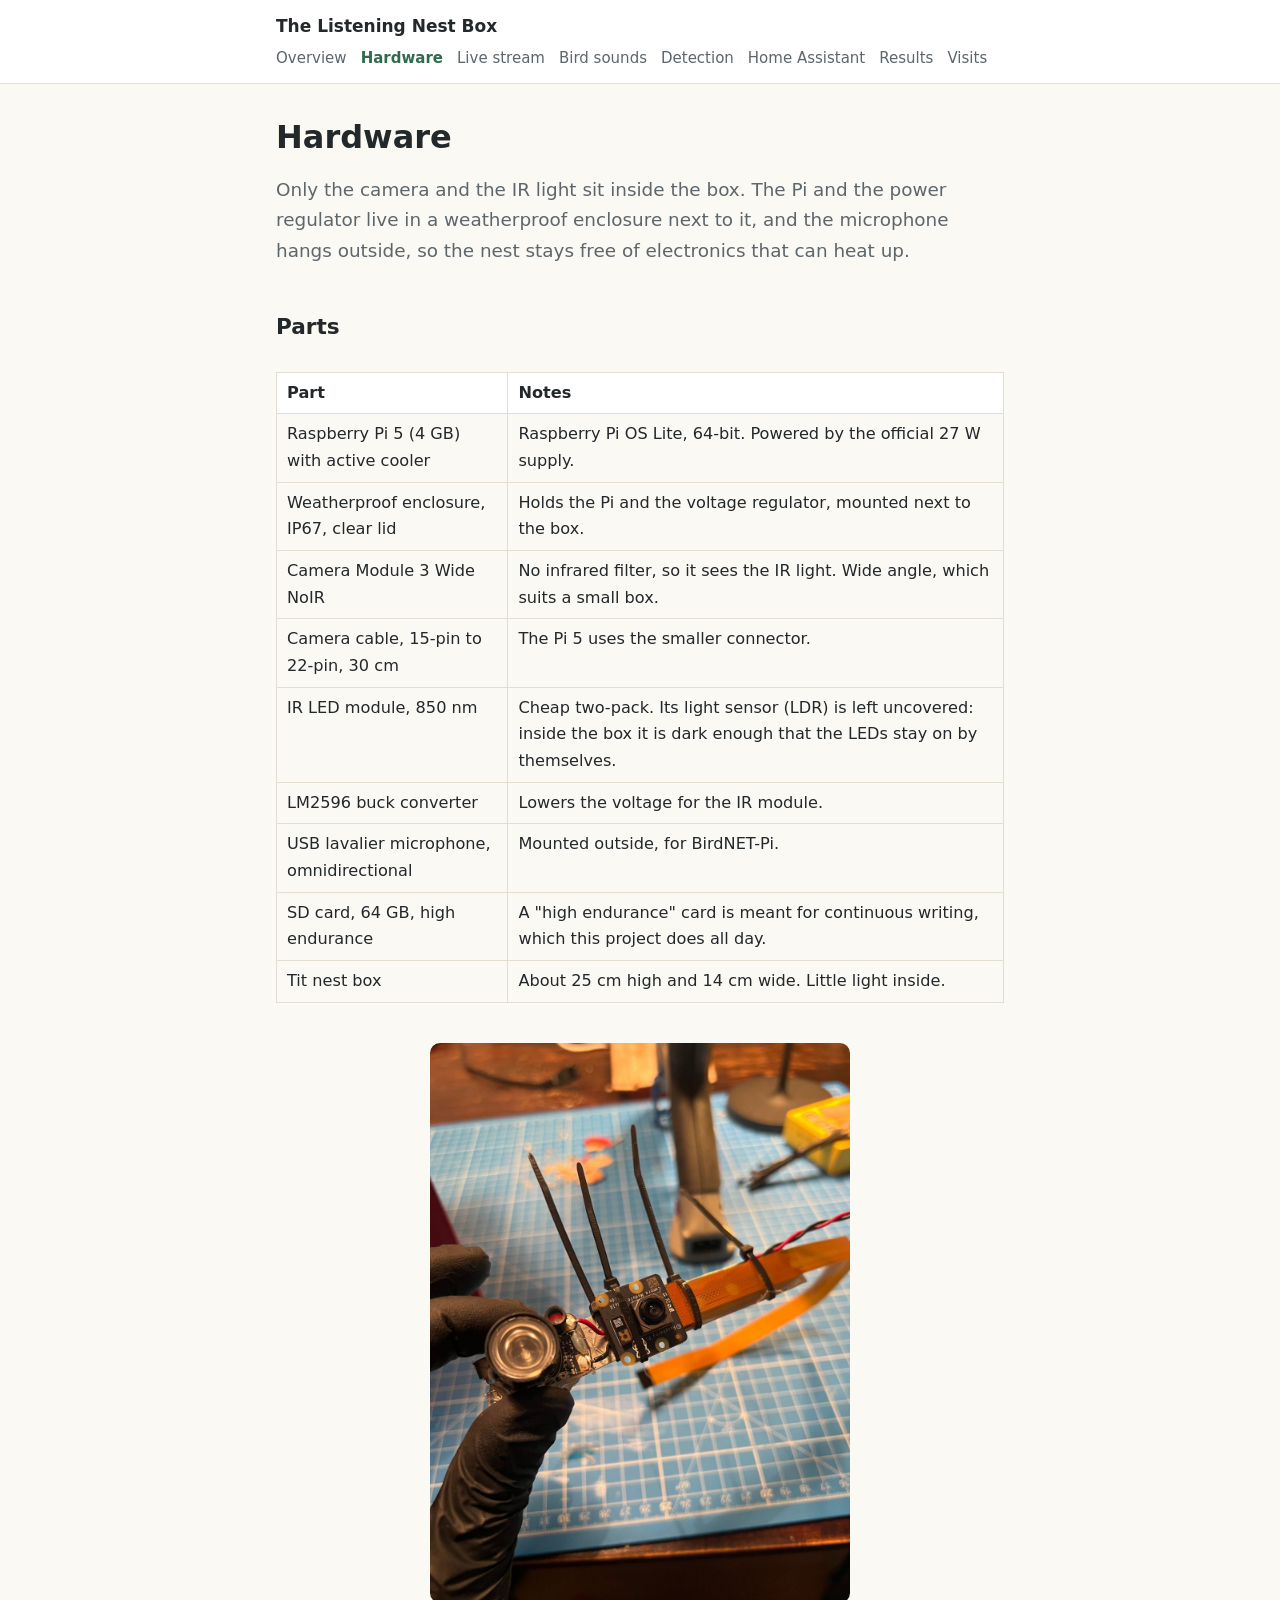
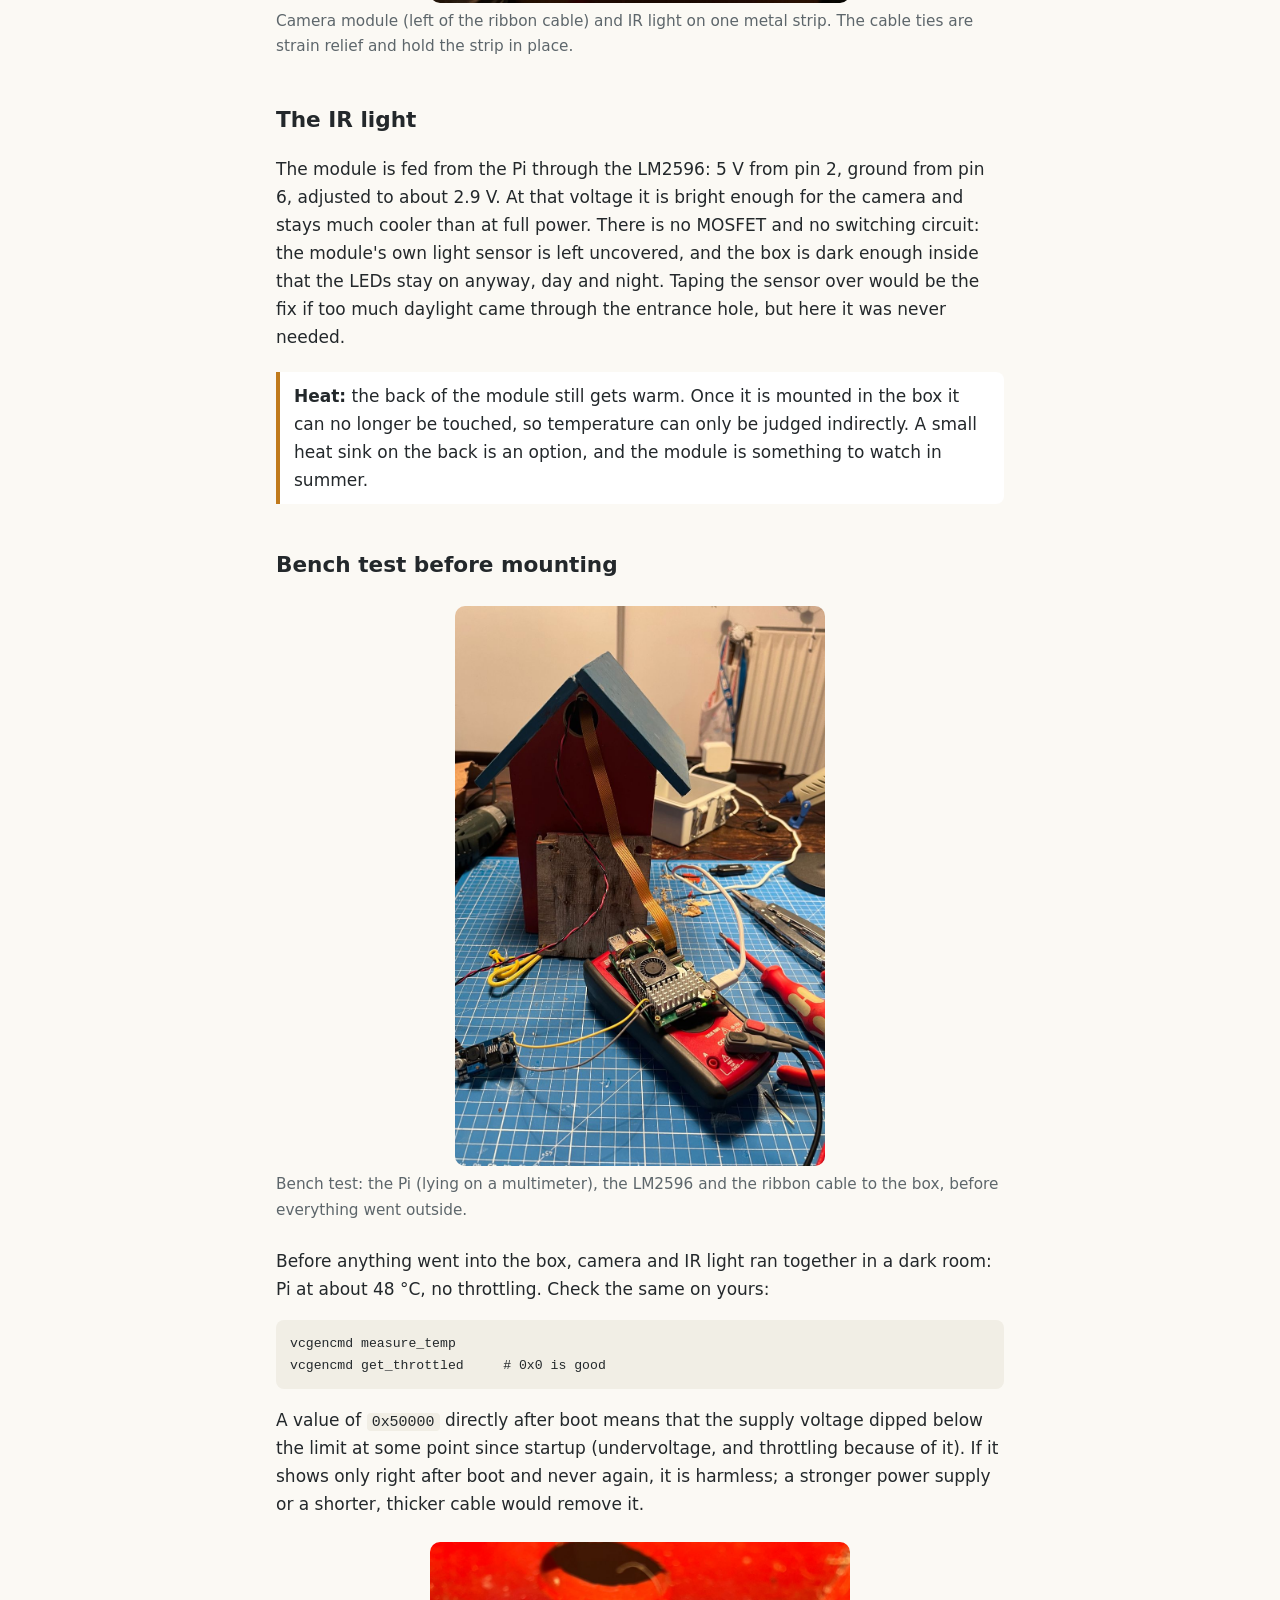
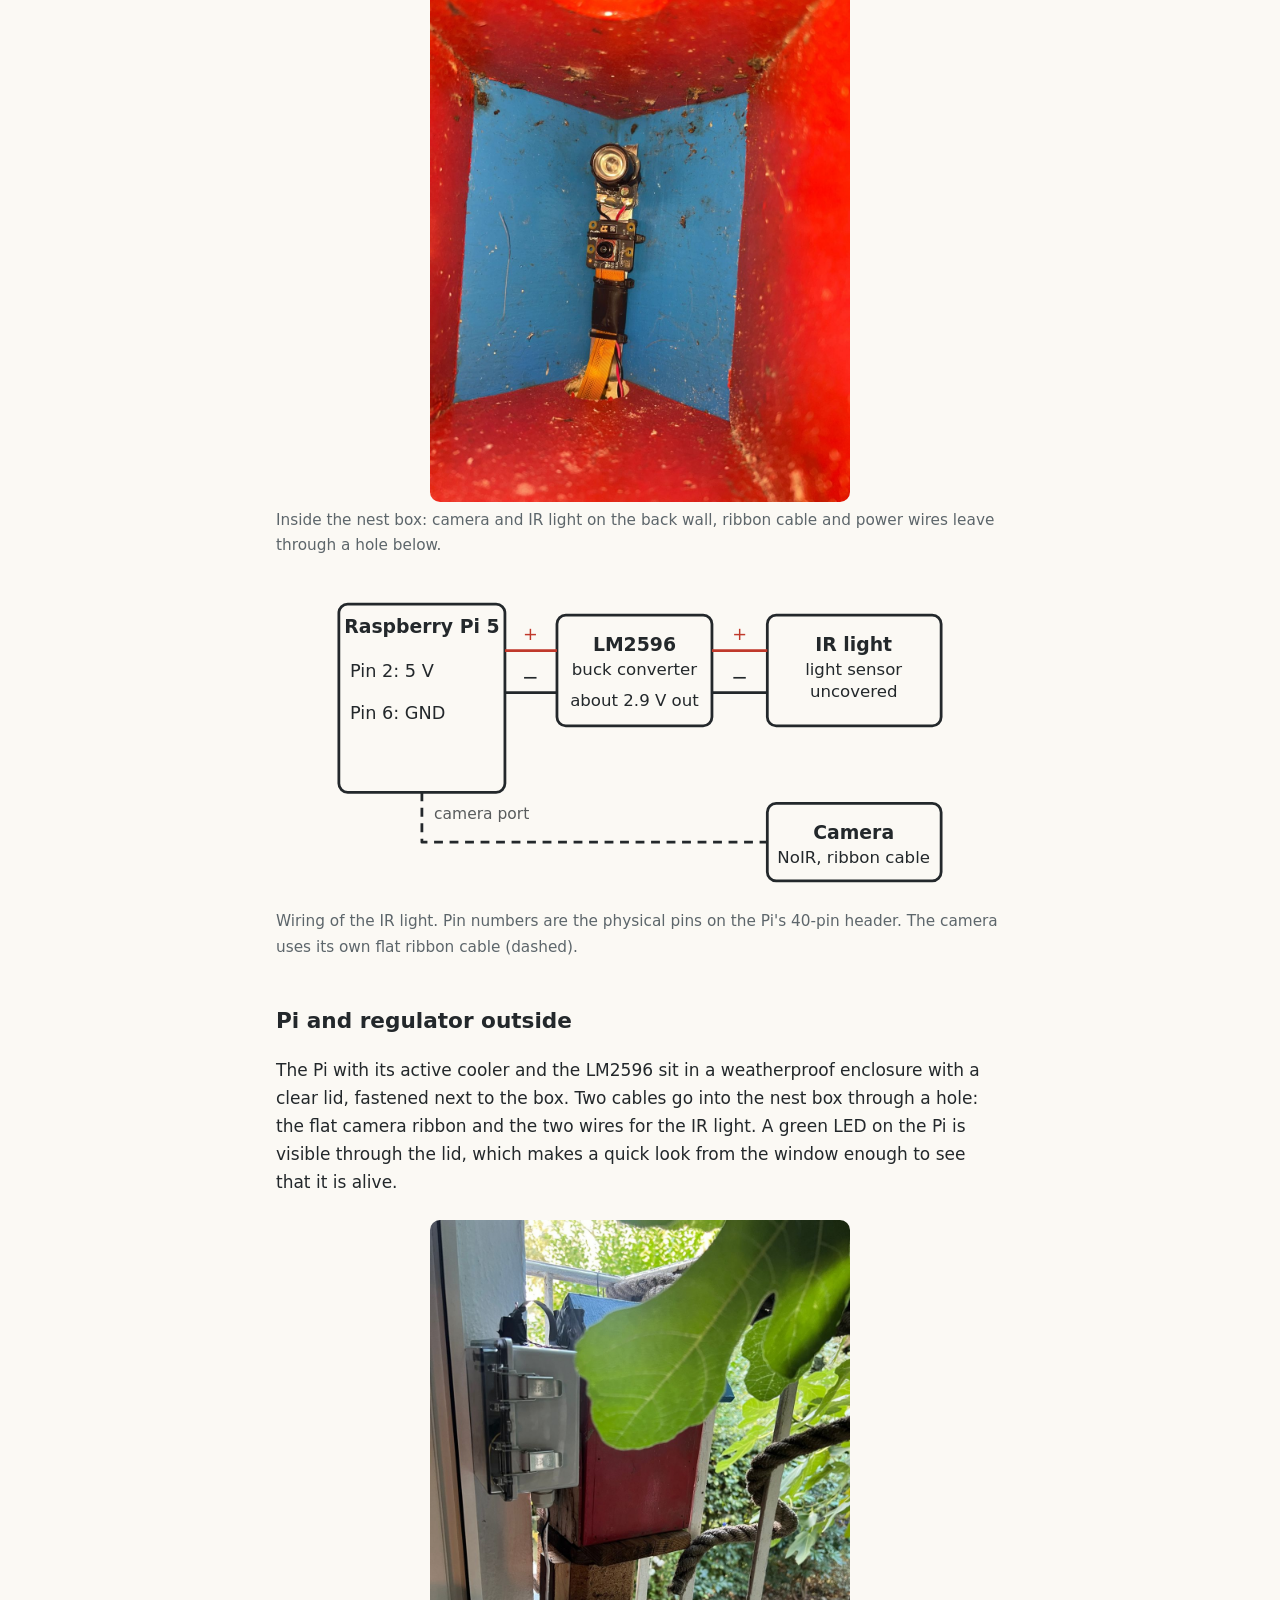
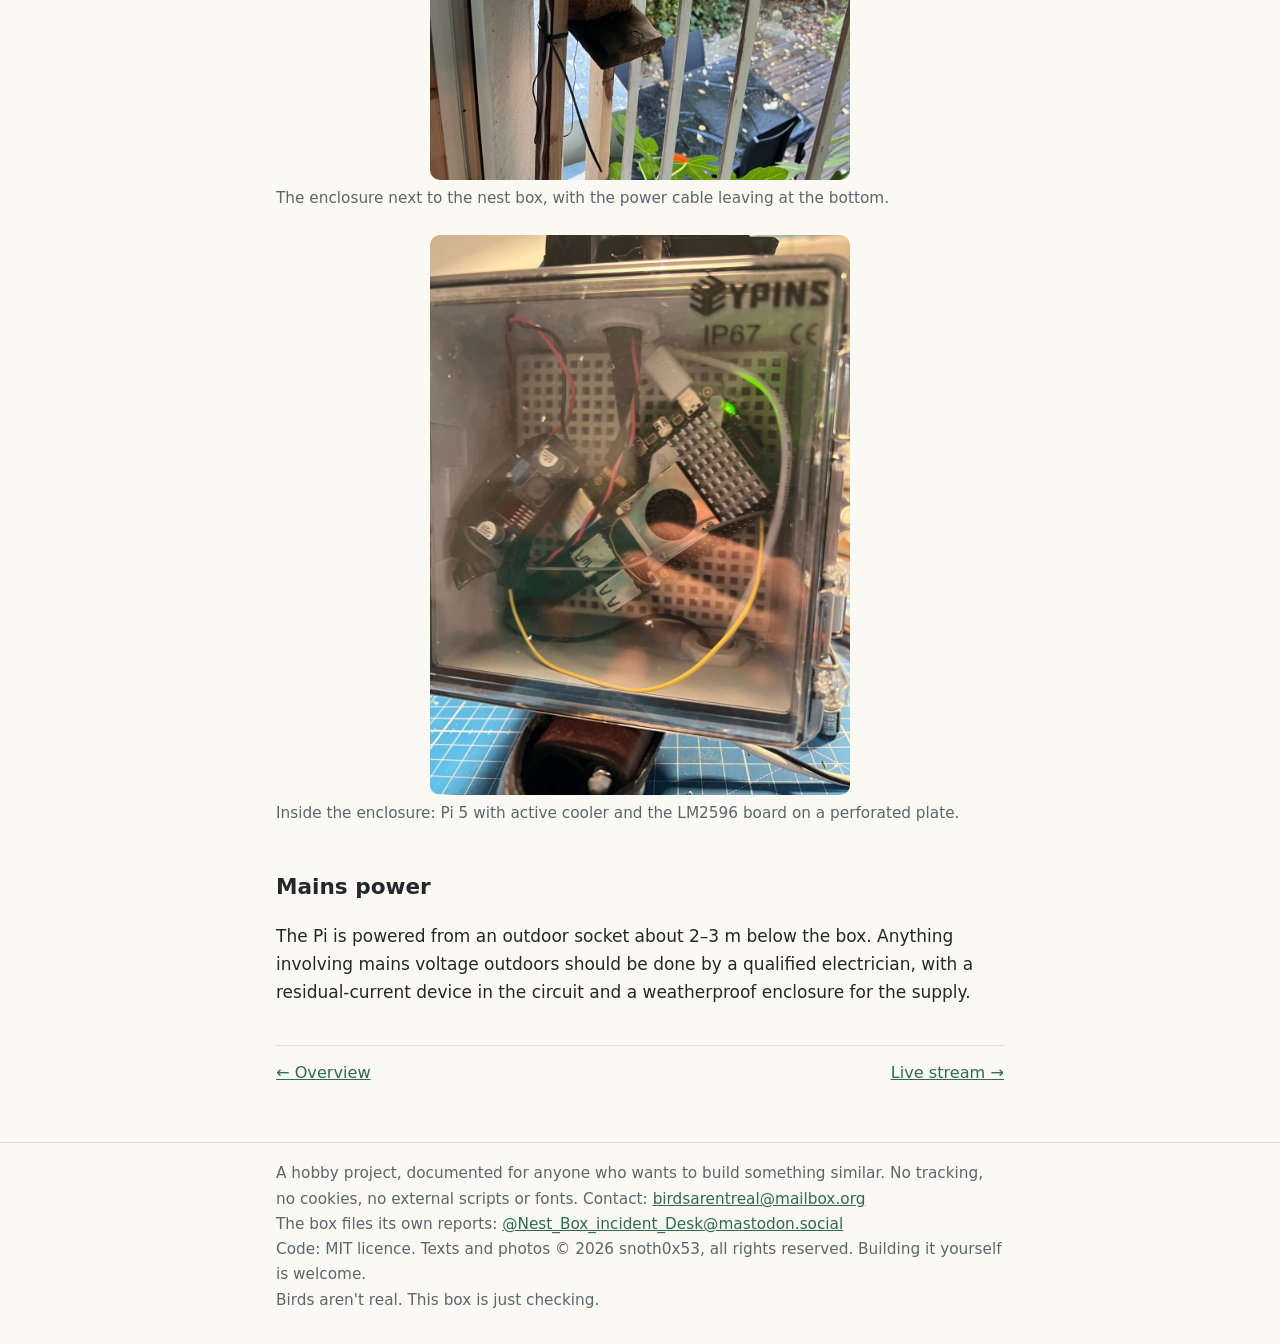
<file: hardware.html>
<!doctype html>
<!-- they are watching. so are we. -->
<html lang="en">
<head>
<meta charset="utf-8">
<meta name="viewport" content="width=device-width,initial-scale=1">
<title>Hardware · The Listening Nest Box</title>
<meta name="description" content="Parts list, wiring and heat notes for the nest box camera.">
<link rel="stylesheet" href="style.css">
</head>
<body>
<header class="site"><div class="wrap"><a class="brand" href="index.html">The Listening Nest Box</a><nav aria-label="Pages"><a href="index.html">Overview</a><a href="hardware.html" aria-current="page">Hardware</a><a href="stream.html">Live stream</a><a href="sound.html">Bird sounds</a><a href="detection.html">Detection</a><a href="homeassistant.html">Home Assistant</a><a href="results.html">Results</a><a href="visits.html">Visits</a></nav></div></header>
<main><div class="wrap">

<h1>Hardware</h1>
<p class="lead">Only the camera and the IR light sit inside the box. The Pi and the power regulator live in a weatherproof enclosure next to it, and the microphone hangs outside, so the nest stays free of electronics that can heat up.</p>
<h2>Parts</h2>
<div class="table-scroll"><table>
<tr><th>Part</th><th>Notes</th></tr>
<tr><td>Raspberry Pi 5 (4 GB) with active cooler</td><td>Raspberry Pi OS Lite, 64-bit. Powered by the official 27 W supply.</td></tr>
<tr><td>Weatherproof enclosure, IP67, clear lid</td><td>Holds the Pi and the voltage regulator, mounted next to the box.</td></tr>
<tr><td>Camera Module 3 Wide NoIR</td><td>No infrared filter, so it sees the IR light. Wide angle, which suits a small box.</td></tr>
<tr><td>Camera cable, 15-pin to 22-pin, 30 cm</td><td>The Pi 5 uses the smaller connector.</td></tr>
<tr><td>IR LED module, 850 nm</td><td>Cheap two-pack. Its light sensor (LDR) is left uncovered: inside the box it is dark enough that the LEDs stay on by themselves.</td></tr>
<tr><td>LM2596 buck converter</td><td>Lowers the voltage for the IR module.</td></tr>
<tr><td>USB lavalier microphone, omnidirectional</td><td>Mounted outside, for BirdNET-Pi.</td></tr>
<tr><td>SD card, 64 GB, high endurance</td><td>A "high endurance" card is meant for continuous writing, which this project does all day.</td></tr>
<tr><td>Tit nest box</td><td>About 25 cm high and 14 cm wide. Little light inside.</td></tr>
</table></div>
<figure><img src="img/camera-ir-module.jpg" alt="A small camera board and an infrared LED module fixed side by side on a thin metal strip, with a flat ribbon cable and cable ties" loading="lazy" style="max-height:560px;width:auto;max-width:100%;margin:0 auto;display:block"><figcaption>Camera module (left of the ribbon cable) and IR light on one metal strip. The cable ties are strain relief and hold the strip in place.</figcaption></figure>
<h2>The IR light</h2>
<p>The module is fed from the Pi through the LM2596: 5 V from pin 2, ground from pin 6, adjusted to about 2.9 V. At that voltage it is bright enough for the camera and stays much cooler than at full power. There is no MOSFET and no switching circuit: the module's own light sensor is left uncovered, and the box is dark enough inside that the LEDs stay on anyway, day and night. Taping the sensor over would be the fix if too much daylight came through the entrance hole, but here it was never needed.</p>
<div class="note warn"><strong>Heat:</strong> the back of the module still gets warm. Once it is mounted in the box it can no longer be touched, so temperature can only be judged indirectly. A small heat sink on the back is an option, and the module is something to watch in summer.</div>
<h2>Bench test before mounting</h2>
<figure><img src="img/bench-test.jpg" alt="A nest box standing on a cutting mat next to a Raspberry Pi lying on a multimeter, with a small voltage regulator board and wires connecting them" loading="lazy" style="max-height:560px;width:auto;max-width:100%;margin:0 auto;display:block"><figcaption>Bench test: the Pi (lying on a multimeter), the LM2596 and the ribbon cable to the box, before everything went outside.</figcaption></figure>
<p>Before anything went into the box, camera and IR light ran together in a dark room: Pi at about 48&nbsp;°C, no throttling. Check the same on yours:</p>
<pre><code>vcgencmd measure_temp
vcgencmd get_throttled     # 0x0 is good</code></pre>
<p>A value of <code>0x50000</code> directly after boot means that the supply voltage dipped below the limit at some point since startup (undervoltage, and throttling because of it). If it shows only right after boot and never again, it is harmless; a stronger power supply or a shorter, thicker cable would remove it.</p>
<figure><img src="img/inside-box.jpg" alt="Looking into the open nest box: the camera and the IR light are mounted on the blue back wall, with the ribbon cable and power wires leaving through a hole in the floor" loading="lazy" style="max-height:560px;width:auto;max-width:100%;margin:0 auto;display:block"><figcaption>Inside the nest box: camera and IR light on the back wall, ribbon cable and power wires leave through a hole below.</figcaption></figure>
<figure><svg viewBox="0 0 560 290" role="img" aria-label="Wiring: Raspberry Pi pin 2 (5 volts) and pin 6 (ground) feed the input of an LM2596 buck converter. Its output, set to about 2.9 volts, feeds the IR light module. The camera plugs into the Pi with a flat ribbon cable." style="width:100%;height:auto;max-width:620px;display:block;margin:0 auto;font-family:system-ui,sans-serif">
<g fill="none" stroke="currentColor" stroke-width="2.5" stroke-linejoin="round">
<rect x="8" y="20" width="150" height="170" rx="8"/>
<rect x="205" y="30" width="140" height="100" rx="8"/>
<rect x="395" y="30" width="157" height="100" rx="8"/>
<rect x="395" y="200" width="157" height="70" rx="8"/>
<path d="M158 62 H205" stroke="#c0392b"/><path d="M158 100 H205"/>
<path d="M345 62 H395" stroke="#c0392b"/><path d="M345 100 H395"/>
<path d="M83 190 V235 H395" stroke-dasharray="8 6"/>
</g>
<g fill="currentColor" font-size="17">
<text x="83" y="46" text-anchor="middle" font-weight="700">Raspberry Pi 5</text>
<text x="18" y="86" font-size="16">Pin 2: 5 V</text><text x="18" y="124" font-size="16">Pin 6: GND</text>
<text x="275" y="62" text-anchor="middle" font-weight="700">LM2596</text>
<text x="275" y="84" text-anchor="middle" font-size="15">buck converter</text>
<text x="275" y="112" text-anchor="middle" font-size="15">about 2.9 V out</text>
<text x="473" y="62" text-anchor="middle" font-weight="700">IR light</text>
<text x="473" y="84" text-anchor="middle" font-size="15">light sensor</text><text x="473" y="104" text-anchor="middle" font-size="15">uncovered</text>
<text x="473" y="232" text-anchor="middle" font-weight="700">Camera</text>
<text x="473" y="254" text-anchor="middle" font-size="15">NoIR, ribbon cable</text>
<text x="181" y="52" text-anchor="middle" font-size="16" fill="#c0392b">+</text><text x="181" y="92" text-anchor="middle" font-size="18">&minus;</text>
<text x="370" y="52" text-anchor="middle" font-size="16" fill="#c0392b">+</text><text x="370" y="92" text-anchor="middle" font-size="18">&minus;</text>
<text x="94" y="214" font-size="14" opacity=".75">camera port</text>
</g></svg>
<figcaption>Wiring of the IR light. Pin numbers are the physical pins on the Pi's 40-pin header. The camera uses its own flat ribbon cable (dashed).</figcaption></figure>
<h2>Pi and regulator outside</h2>
<p>The Pi with its active cooler and the LM2596 sit in a weatherproof enclosure with a clear lid, fastened next to the box. Two cables go into the nest box through a hole: the flat camera ribbon and the two wires for the IR light. A green LED on the Pi is visible through the lid, which makes a quick look from the window enough to see that it is alive.</p>
<figure><img src="img/outdoor-enclosure.jpg" alt="A grey weatherproof enclosure with metal latches fixed to a post next to a red nest box, partly covered by a fig leaf" loading="lazy" style="max-height:560px;width:auto;max-width:100%;margin:0 auto;display:block"><figcaption>The enclosure next to the nest box, with the power cable leaving at the bottom.</figcaption></figure>
<figure><img src="img/enclosure-inside.jpg" alt="Through the clear lid: a Raspberry Pi 5 with a fan cooler, a small voltage regulator board and several wires on a perforated mounting plate" loading="lazy" style="max-height:560px;width:auto;max-width:100%;margin:0 auto;display:block"><figcaption>Inside the enclosure: Pi 5 with active cooler and the LM2596 board on a perforated plate.</figcaption></figure>
<h2>Mains power</h2>
<p>The Pi is powered from an outdoor socket about 2–3 m below the box. Anything involving mains voltage outdoors should be done by a qualified electrician, with a residual-current device in the circuit and a weatherproof enclosure for the supply.</p>

<div class="pager"><a href="index.html">&larr; Overview</a><a href="stream.html">Live stream &rarr;</a></div>
</div></main>
<footer class="site"><div class="wrap">A hobby project, documented for anyone who wants to build something similar. No tracking, no cookies, no external scripts or fonts. Contact: <a href="mailto:birdsarentreal@mailbox.org">birdsarentreal@mailbox.org</a><br>The box files its own reports: <a rel="me" href="https://mastodon.social/@Nest_Box_incident_Desk">@Nest_Box_incident_Desk@mastodon.social</a><br>Code: MIT licence. Texts and photos &copy; 2026 snoth0x53, all rights reserved. Building it yourself is welcome.<br><a href="404.html" class="egg">Birds aren't real.</a> This box is just checking.</div></footer>
</body>
</html>
</file>
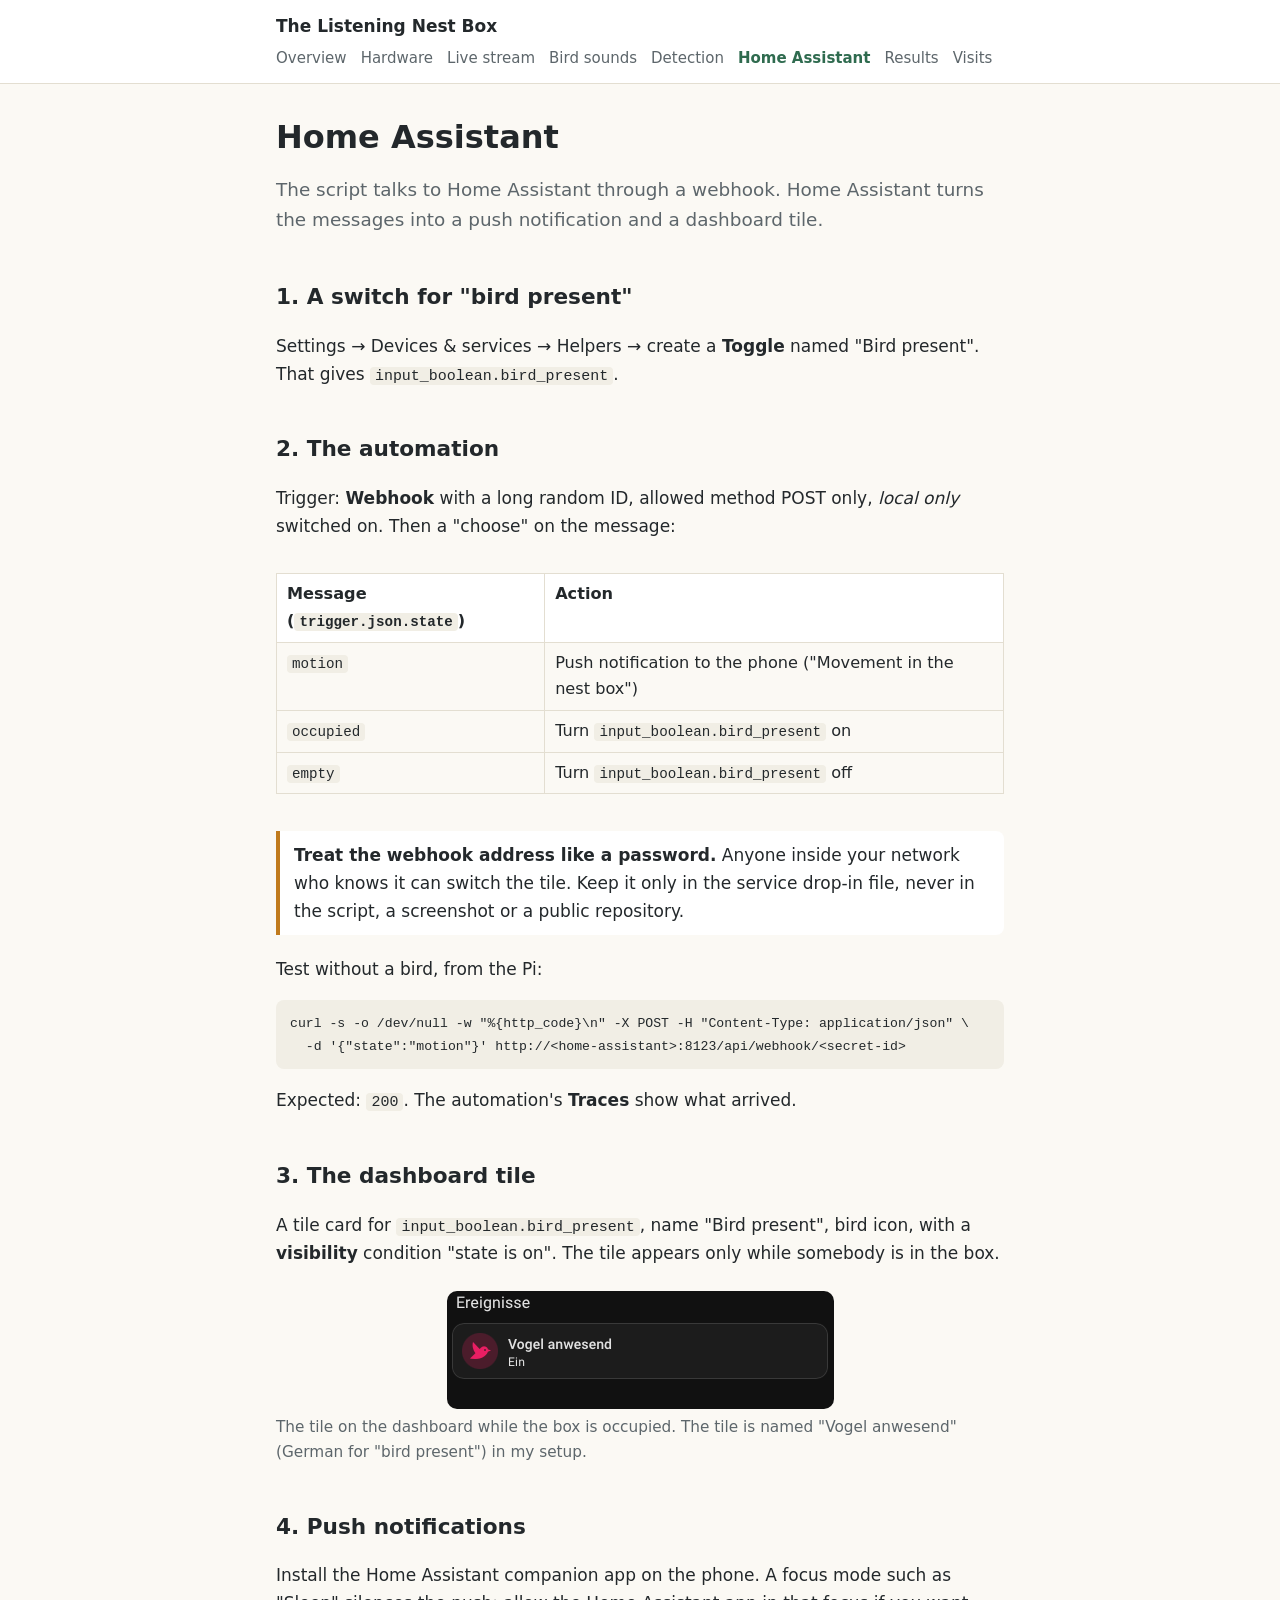
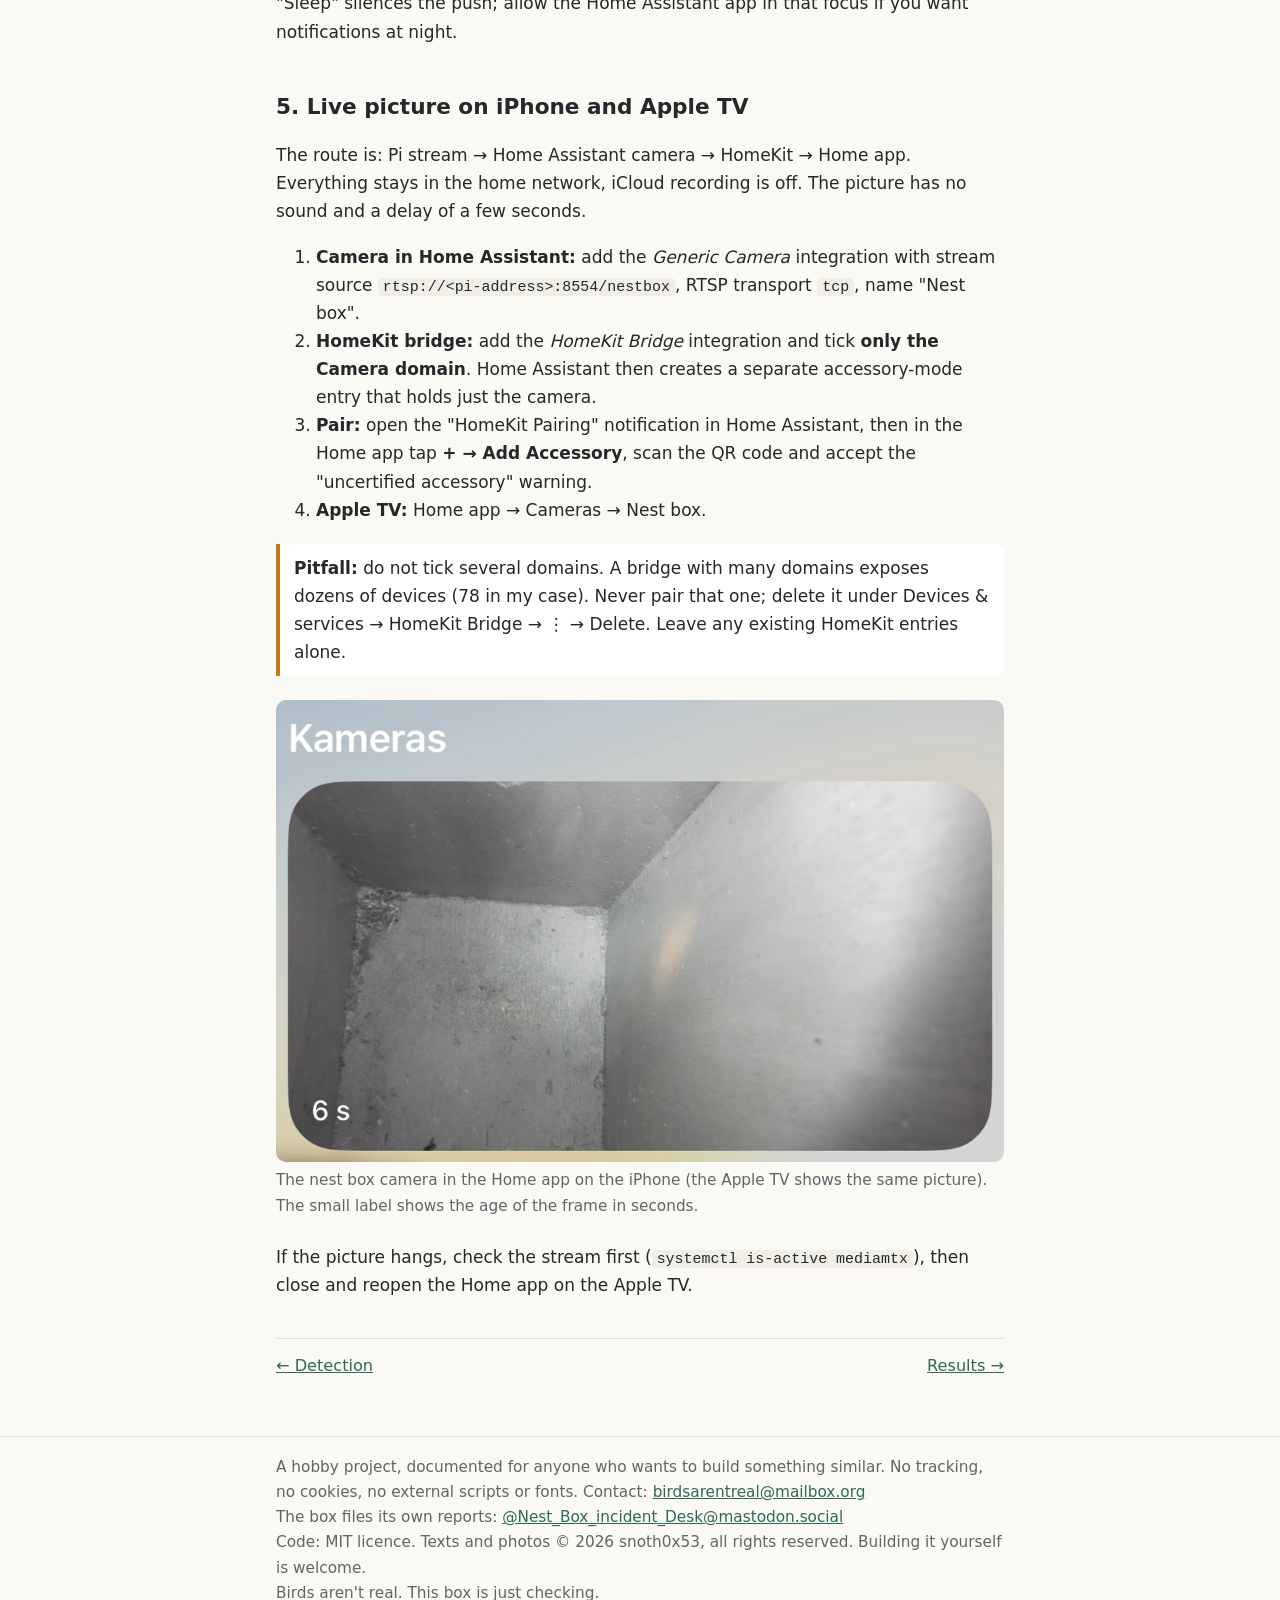
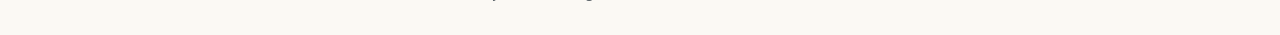
<file: homeassistant.html>
<!doctype html>
<!-- they are watching. so are we. -->
<html lang="en">
<head>
<meta charset="utf-8">
<meta name="viewport" content="width=device-width,initial-scale=1">
<title>Home Assistant · The Listening Nest Box</title>
<meta name="description" content="Webhook, push notification, dashboard tile and live picture on Apple TV through Home Assistant.">
<link rel="stylesheet" href="style.css">
</head>
<body>
<header class="site"><div class="wrap"><a class="brand" href="index.html">The Listening Nest Box</a><nav aria-label="Pages"><a href="index.html">Overview</a><a href="hardware.html">Hardware</a><a href="stream.html">Live stream</a><a href="sound.html">Bird sounds</a><a href="detection.html">Detection</a><a href="homeassistant.html" aria-current="page">Home Assistant</a><a href="results.html">Results</a><a href="visits.html">Visits</a></nav></div></header>
<main><div class="wrap">

<h1>Home Assistant</h1>
<p class="lead">The script talks to Home Assistant through a webhook. Home Assistant turns the messages into a push notification and a dashboard tile.</p>
<h2>1. A switch for "bird present"</h2>
<p>Settings → Devices &amp; services → Helpers → create a <strong>Toggle</strong> named "Bird present". That gives <code>input_boolean.bird_present</code>.</p>
<h2>2. The automation</h2>
<p>Trigger: <strong>Webhook</strong> with a long random ID, allowed method POST only, <em>local only</em> switched on. Then a "choose" on the message:</p>
<div class="table-scroll"><table>
<tr><th>Message (<code>trigger.json.state</code>)</th><th>Action</th></tr>
<tr><td><code>motion</code></td><td>Push notification to the phone ("Movement in the nest box")</td></tr>
<tr><td><code>occupied</code></td><td>Turn <code>input_boolean.bird_present</code> on</td></tr>
<tr><td><code>empty</code></td><td>Turn <code>input_boolean.bird_present</code> off</td></tr>
</table></div>
<div class="note warn"><strong>Treat the webhook address like a password.</strong> Anyone inside your network who knows it can switch the tile. Keep it only in the service drop-in file, never in the script, a screenshot or a public repository.</div>
<p>Test without a bird, from the Pi:</p>
<pre><code>curl -s -o /dev/null -w "%{http_code}\n" -X POST -H "Content-Type: application/json" \
  -d '{"state":"motion"}' http://&lt;home-assistant&gt;:8123/api/webhook/&lt;secret-id&gt;</code></pre>
<p>Expected: <code>200</code>. The automation's <strong>Traces</strong> show what arrived.</p>
<h2>3. The dashboard tile</h2>
<p>A tile card for <code>input_boolean.bird_present</code>, name "Bird present", bird icon, with a <strong>visibility</strong> condition "state is on". The tile appears only while somebody is in the box.</p>
<figure><img src="img/dashboard-tile.png" alt="Dashboard tile showing a bird present" loading="lazy" style="max-height:560px;width:auto;max-width:100%;margin:0 auto;display:block"><figcaption>The tile on the dashboard while the box is occupied. The tile is named "Vogel anwesend" (German for "bird present") in my setup.</figcaption></figure>
<h2>4. Push notifications</h2>
<p>Install the Home Assistant companion app on the phone. A focus mode such as "Sleep" silences the push; allow the Home Assistant app in that focus if you want notifications at night.</p>
<h2>5. Live picture on iPhone and Apple TV</h2>
<p>The route is: Pi stream → Home Assistant camera → HomeKit → Home app. Everything stays in the home network, iCloud recording is off. The picture has no sound and a delay of a few seconds.</p>
<ol>
<li><strong>Camera in Home Assistant:</strong> add the <em>Generic Camera</em> integration with stream source <code>rtsp://&lt;pi-address&gt;:8554/nestbox</code>, RTSP transport <code>tcp</code>, name "Nest box".</li>
<li><strong>HomeKit bridge:</strong> add the <em>HomeKit Bridge</em> integration and tick <strong>only the Camera domain</strong>. Home Assistant then creates a separate accessory-mode entry that holds just the camera.</li>
<li><strong>Pair:</strong> open the "HomeKit Pairing" notification in Home Assistant, then in the Home app tap <strong>+ → Add Accessory</strong>, scan the QR code and accept the "uncertified accessory" warning.</li>
<li><strong>Apple TV:</strong> Home app → Cameras → Nest box.</li>
</ol>
<div class="note warn"><strong>Pitfall:</strong> do not tick several domains. A bridge with many domains exposes dozens of devices (78 in my case). Never pair that one; delete it under Devices &amp; services → HomeKit Bridge → ⋮ → Delete. Leave any existing HomeKit entries alone.</div>
<figure><img src="img/home-app.jpg" alt="Screenshot of the Home app on an iPhone: the Cameras section shows the live infrared picture from inside the nest box" loading="lazy" style="max-height:560px;width:auto;max-width:100%;margin:0 auto;display:block"><figcaption>The nest box camera in the Home app on the iPhone (the Apple TV shows the same picture). The small label shows the age of the frame in seconds.</figcaption></figure>
<p>If the picture hangs, check the stream first (<code>systemctl is-active mediamtx</code>), then close and reopen the Home app on the Apple TV.</p>

<div class="pager"><a href="detection.html">&larr; Detection</a><a href="results.html">Results &rarr;</a></div>
</div></main>
<footer class="site"><div class="wrap">A hobby project, documented for anyone who wants to build something similar. No tracking, no cookies, no external scripts or fonts. Contact: <a href="mailto:birdsarentreal@mailbox.org">birdsarentreal@mailbox.org</a><br>The box files its own reports: <a rel="me" href="https://mastodon.social/@Nest_Box_incident_Desk">@Nest_Box_incident_Desk@mastodon.social</a><br>Code: MIT licence. Texts and photos &copy; 2026 snoth0x53, all rights reserved. Building it yourself is welcome.<br><a href="404.html" class="egg">Birds aren't real.</a> This box is just checking.</div></footer>
</body>
</html>
</file>
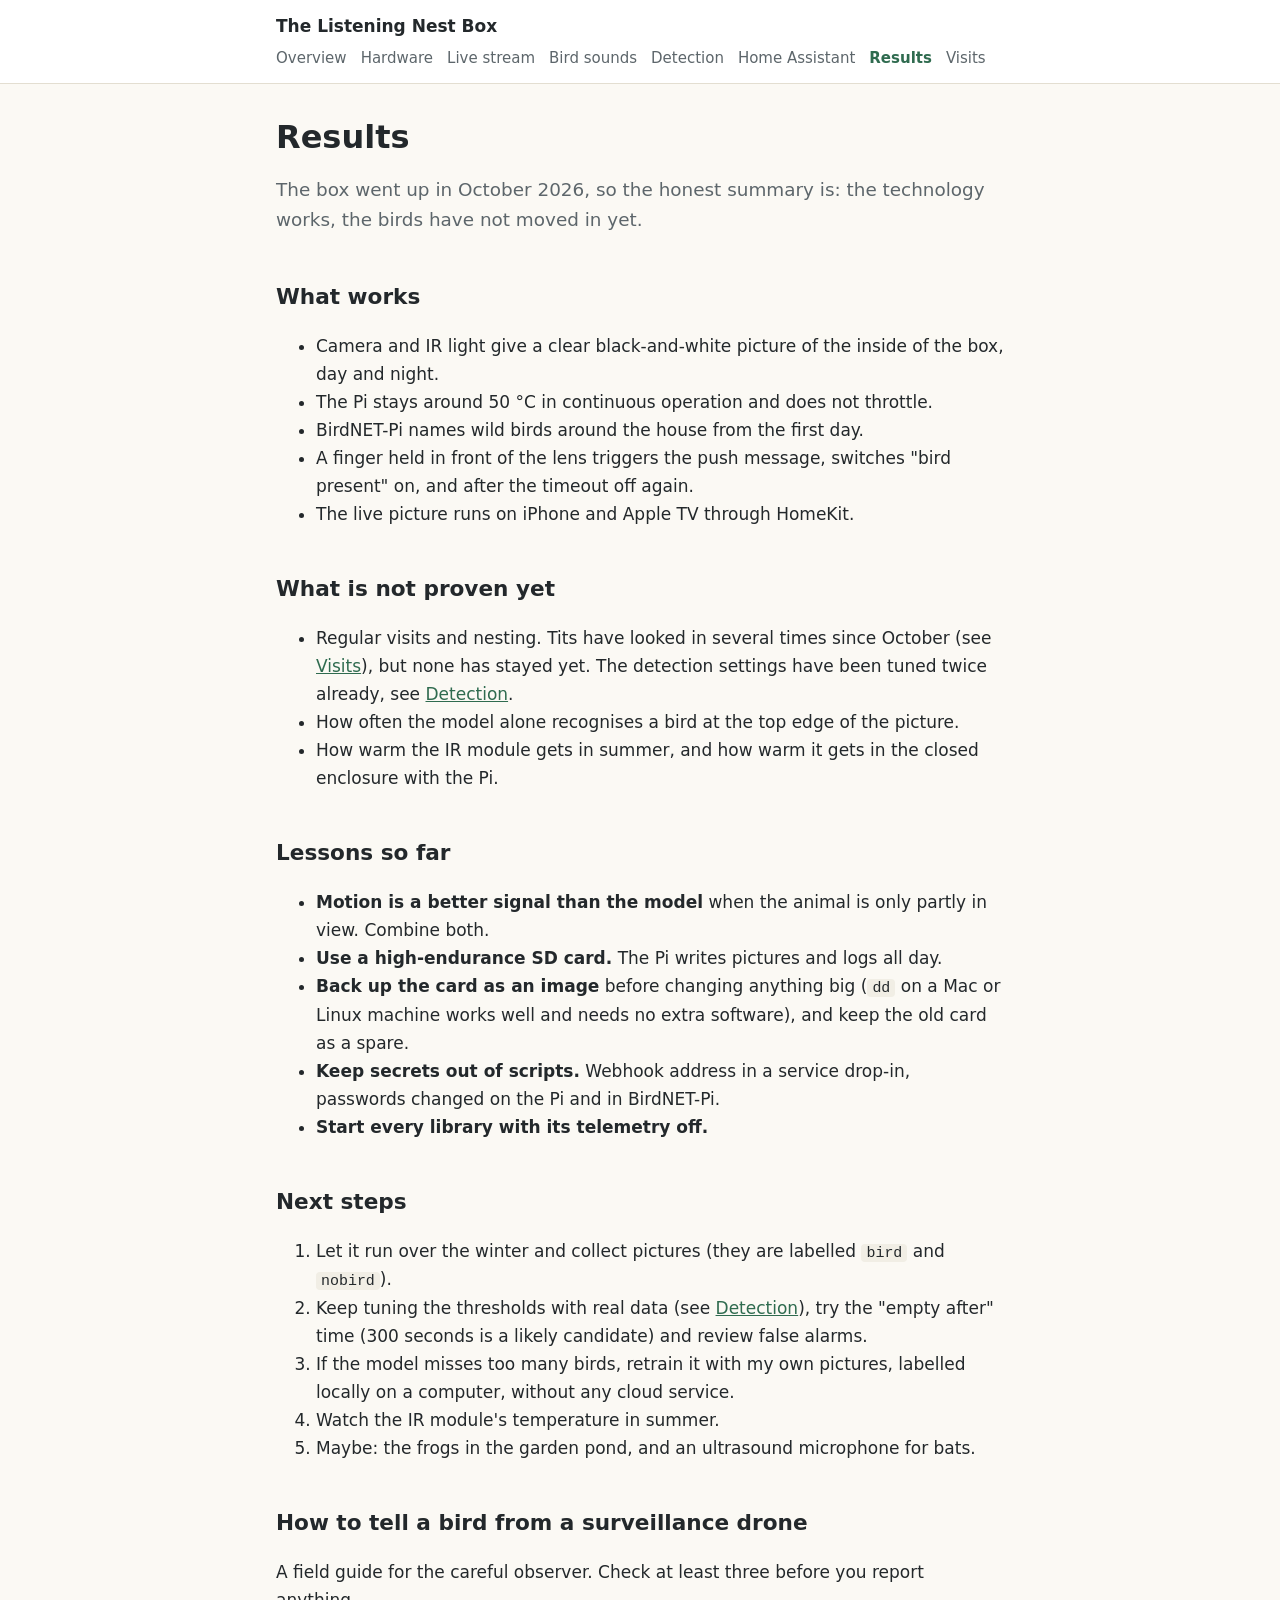
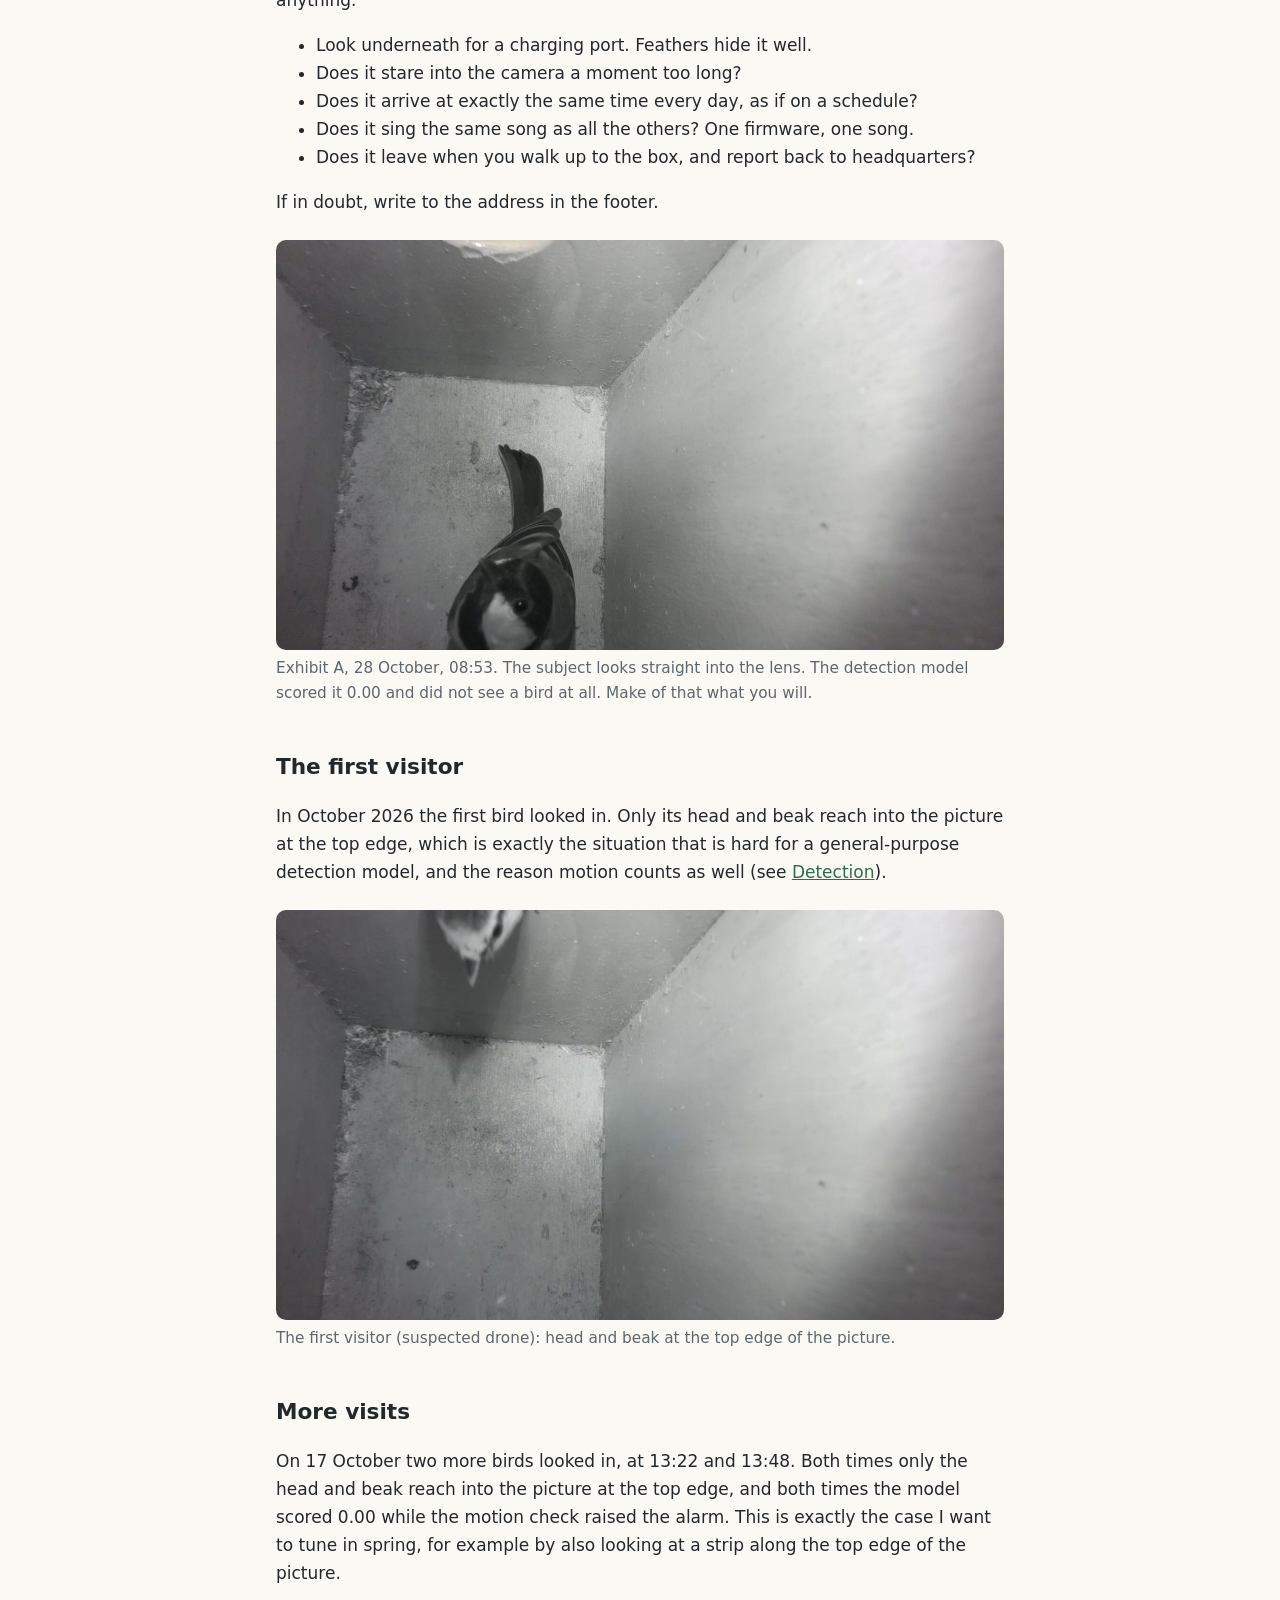
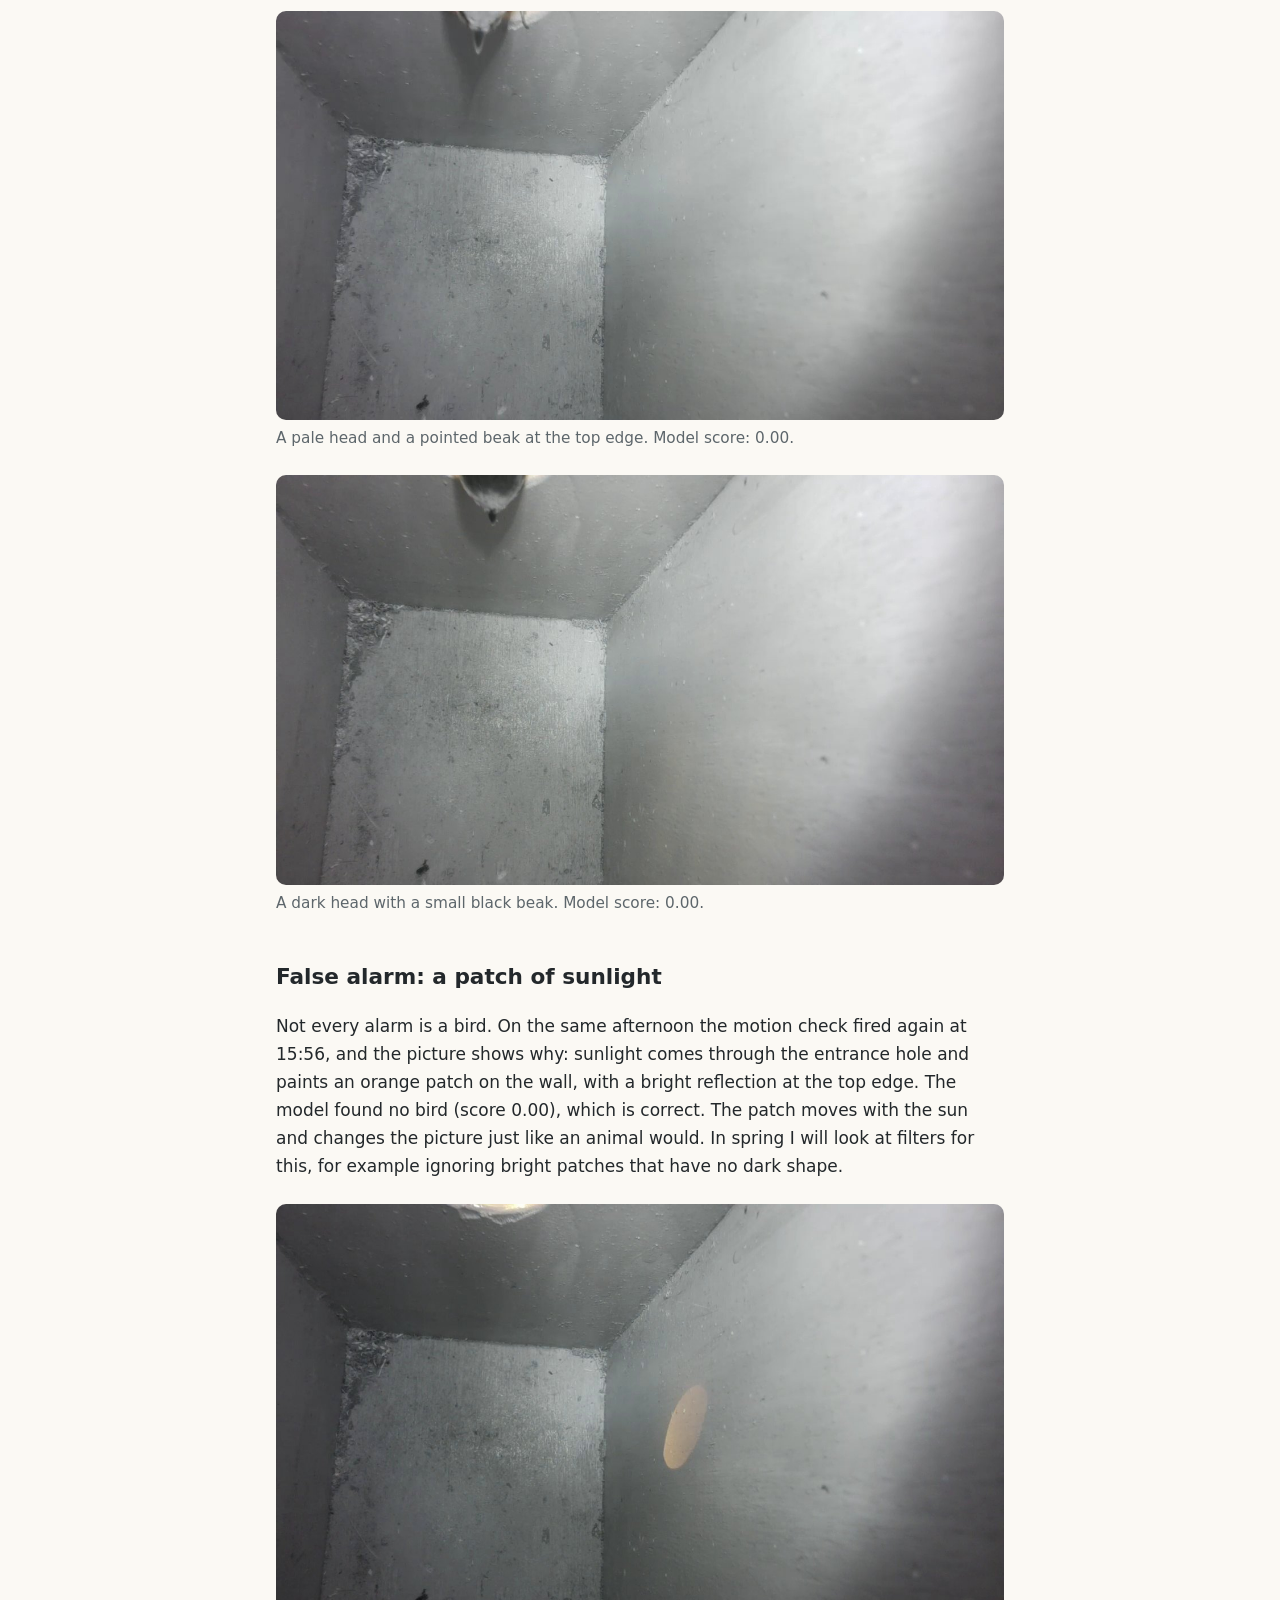
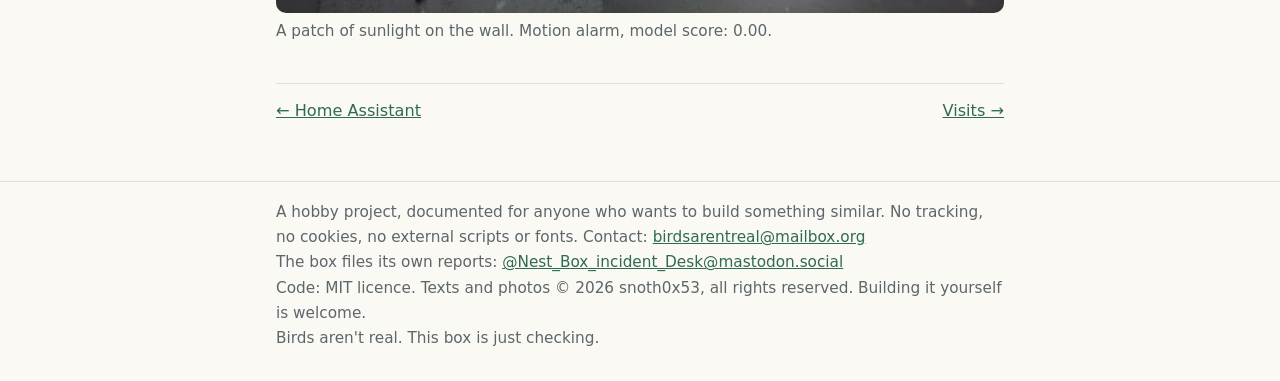
<file: results.html>
<!doctype html>
<!-- they are watching. so are we. -->
<html lang="en">
<head>
<meta charset="utf-8">
<meta name="viewport" content="width=device-width,initial-scale=1">
<title>Results · The Listening Nest Box</title>
<meta name="description" content="Status, lessons learned and next steps of the nest box project.">
<link rel="stylesheet" href="style.css">
</head>
<body>
<header class="site"><div class="wrap"><a class="brand" href="index.html">The Listening Nest Box</a><nav aria-label="Pages"><a href="index.html">Overview</a><a href="hardware.html">Hardware</a><a href="stream.html">Live stream</a><a href="sound.html">Bird sounds</a><a href="detection.html">Detection</a><a href="homeassistant.html">Home Assistant</a><a href="results.html" aria-current="page">Results</a><a href="visits.html">Visits</a></nav></div></header>
<main><div class="wrap">

<h1>Results</h1>
<p class="lead">The box went up in October 2026, so the honest summary is: the technology works, the birds have not moved in yet.</p>
<h2>What works</h2>
<ul>
<li>Camera and IR light give a clear black-and-white picture of the inside of the box, day and night.</li>
<li>The Pi stays around 50&nbsp;°C in continuous operation and does not throttle.</li>
<li>BirdNET-Pi names wild birds around the house from the first day.</li>
<li>A finger held in front of the lens triggers the push message, switches "bird present" on, and after the timeout off again.</li>
<li>The live picture runs on iPhone and Apple TV through HomeKit.</li>
</ul>
<h2>What is not proven yet</h2>
<ul>
<li>Regular visits and nesting. Tits have looked in several times since October (see <a href="visits.html">Visits</a>), but none has stayed yet. The detection settings have been tuned twice already, see <a href="detection.html#changes">Detection</a>.</li>
<li>How often the model alone recognises a bird at the top edge of the picture.</li>
<li>How warm the IR module gets in summer, and how warm it gets in the closed enclosure with the Pi.</li>
</ul>
<h2>Lessons so far</h2>
<ul>
<li><strong>Motion is a better signal than the model</strong> when the animal is only partly in view. Combine both.</li>
<li><strong>Use a high-endurance SD card.</strong> The Pi writes pictures and logs all day.</li>
<li><strong>Back up the card as an image</strong> before changing anything big (<code>dd</code> on a Mac or Linux machine works well and needs no extra software), and keep the old card as a spare.</li>
<li><strong>Keep secrets out of scripts.</strong> Webhook address in a service drop-in, passwords changed on the Pi and in BirdNET-Pi.</li>
<li><strong>Start every library with its telemetry off.</strong></li>
</ul>
<h2>Next steps</h2>
<ol>
<li>Let it run over the winter and collect pictures (they are labelled <code>bird</code> and <code>nobird</code>).</li>
<li>Keep tuning the thresholds with real data (see <a href="detection.html#changes">Detection</a>), try the "empty after" time (300 seconds is a likely candidate) and review false alarms.</li>
<li>If the model misses too many birds, retrain it with my own pictures, labelled locally on a computer, without any cloud service.</li>
<li>Watch the IR module's temperature in summer.</li>
<li>Maybe: the frogs in the garden pond, and an ultrasound microphone for bats.</li>
</ol>
<h2>How to tell a bird from a surveillance drone</h2>
<p>A field guide for the careful observer. Check at least three before you report anything.</p>
<ul>
<li>Look underneath for a charging port. Feathers hide it well.</li>
<li>Does it stare into the camera a moment too long?</li>
<li>Does it arrive at exactly the same time every day, as if on a schedule?</li>
<li>Does it sing the same song as all the others? One firmware, one song.</li>
<li>Does it leave when you walk up to the box, and report back to headquarters?</li>
</ul>
<p>If in doubt, write to the address in the footer.</p>
<figure><img src="img/stare-1028.jpg" alt="Black-and-white infrared picture from inside the nest box: a tit stands at the bottom edge and looks straight into the lens, with a dark eye and a white cheek; no detection frame" loading="lazy" style="max-height:560px;width:auto;max-width:100%;margin:0 auto;display:block"><figcaption>Exhibit A, 28 October, 08:53. The subject looks straight into the lens. The detection model scored it 0.00 and did not see a bird at all. Make of that what you will.</figcaption></figure>
<h2>The first visitor</h2>
<p>In October 2026 the first bird looked in. Only its head and beak reach into the picture at the top edge, which is exactly the situation that is hard for a general-purpose detection model, and the reason motion counts as well (see <a href="detection.html">Detection</a>).</p>
<figure><img src="img/first-visitor.jpg" alt="Black-and-white infrared picture from inside the nest box: a small bird&#x27;s head with a beak pointing down appears at the top edge" loading="lazy" style="max-height:560px;width:auto;max-width:100%;margin:0 auto;display:block"><figcaption>The first visitor (suspected drone): head and beak at the top edge of the picture.</figcaption></figure>
<h2>More visits</h2>
<p>On 17 October two more birds looked in, at 13:22 and 13:48. Both times only the head and beak reach into the picture at the top edge, and both times the model scored 0.00 while the motion check raised the alarm. This is exactly the case I want to tune in spring, for example by also looking at a strip along the top edge of the picture.</p>
<figure><img src="img/visit-2.jpg" alt="Picture from inside the empty nest box: a pale head with a dark pointed beak reaches into the picture from the top edge" loading="lazy" style="max-height:560px;width:auto;max-width:100%;margin:0 auto;display:block"><figcaption>A pale head and a pointed beak at the top edge. Model score: 0.00.</figcaption></figure>
<figure><img src="img/visit-3.jpg" alt="Picture from inside the empty nest box: a dark grey head with a small black beak reaches into the picture from the top edge" loading="lazy" style="max-height:560px;width:auto;max-width:100%;margin:0 auto;display:block"><figcaption>A dark head with a small black beak. Model score: 0.00.</figcaption></figure>
<h2>False alarm: a patch of sunlight</h2>
<p>Not every alarm is a bird. On the same afternoon the motion check fired again at 15:56, and the picture shows why: sunlight comes through the entrance hole and paints an orange patch on the wall, with a bright reflection at the top edge. The model found no bird (score 0.00), which is correct. The patch moves with the sun and changes the picture just like an animal would. In spring I will look at filters for this, for example ignoring bright patches that have no dark shape.</p>
<figure><img src="img/false-alarm-sun.jpg" alt="Picture from inside the empty nest box: an orange oval patch of sunlight on the right wall and a bright reflection at the top edge" loading="lazy" style="max-height:560px;width:auto;max-width:100%;margin:0 auto;display:block"><figcaption>A patch of sunlight on the wall. Motion alarm, model score: 0.00.</figcaption></figure>

<div class="pager"><a href="homeassistant.html">&larr; Home Assistant</a><a href="visits.html">Visits &rarr;</a></div>
</div></main>
<footer class="site"><div class="wrap">A hobby project, documented for anyone who wants to build something similar. No tracking, no cookies, no external scripts or fonts. Contact: <a href="mailto:birdsarentreal@mailbox.org">birdsarentreal@mailbox.org</a><br>The box files its own reports: <a rel="me" href="https://mastodon.social/@Nest_Box_incident_Desk">@Nest_Box_incident_Desk@mastodon.social</a><br>Code: MIT licence. Texts and photos &copy; 2026 snoth0x53, all rights reserved. Building it yourself is welcome.<br><a href="404.html" class="egg">Birds aren't real.</a> This box is just checking.</div></footer>
</body>
</html>
</file>
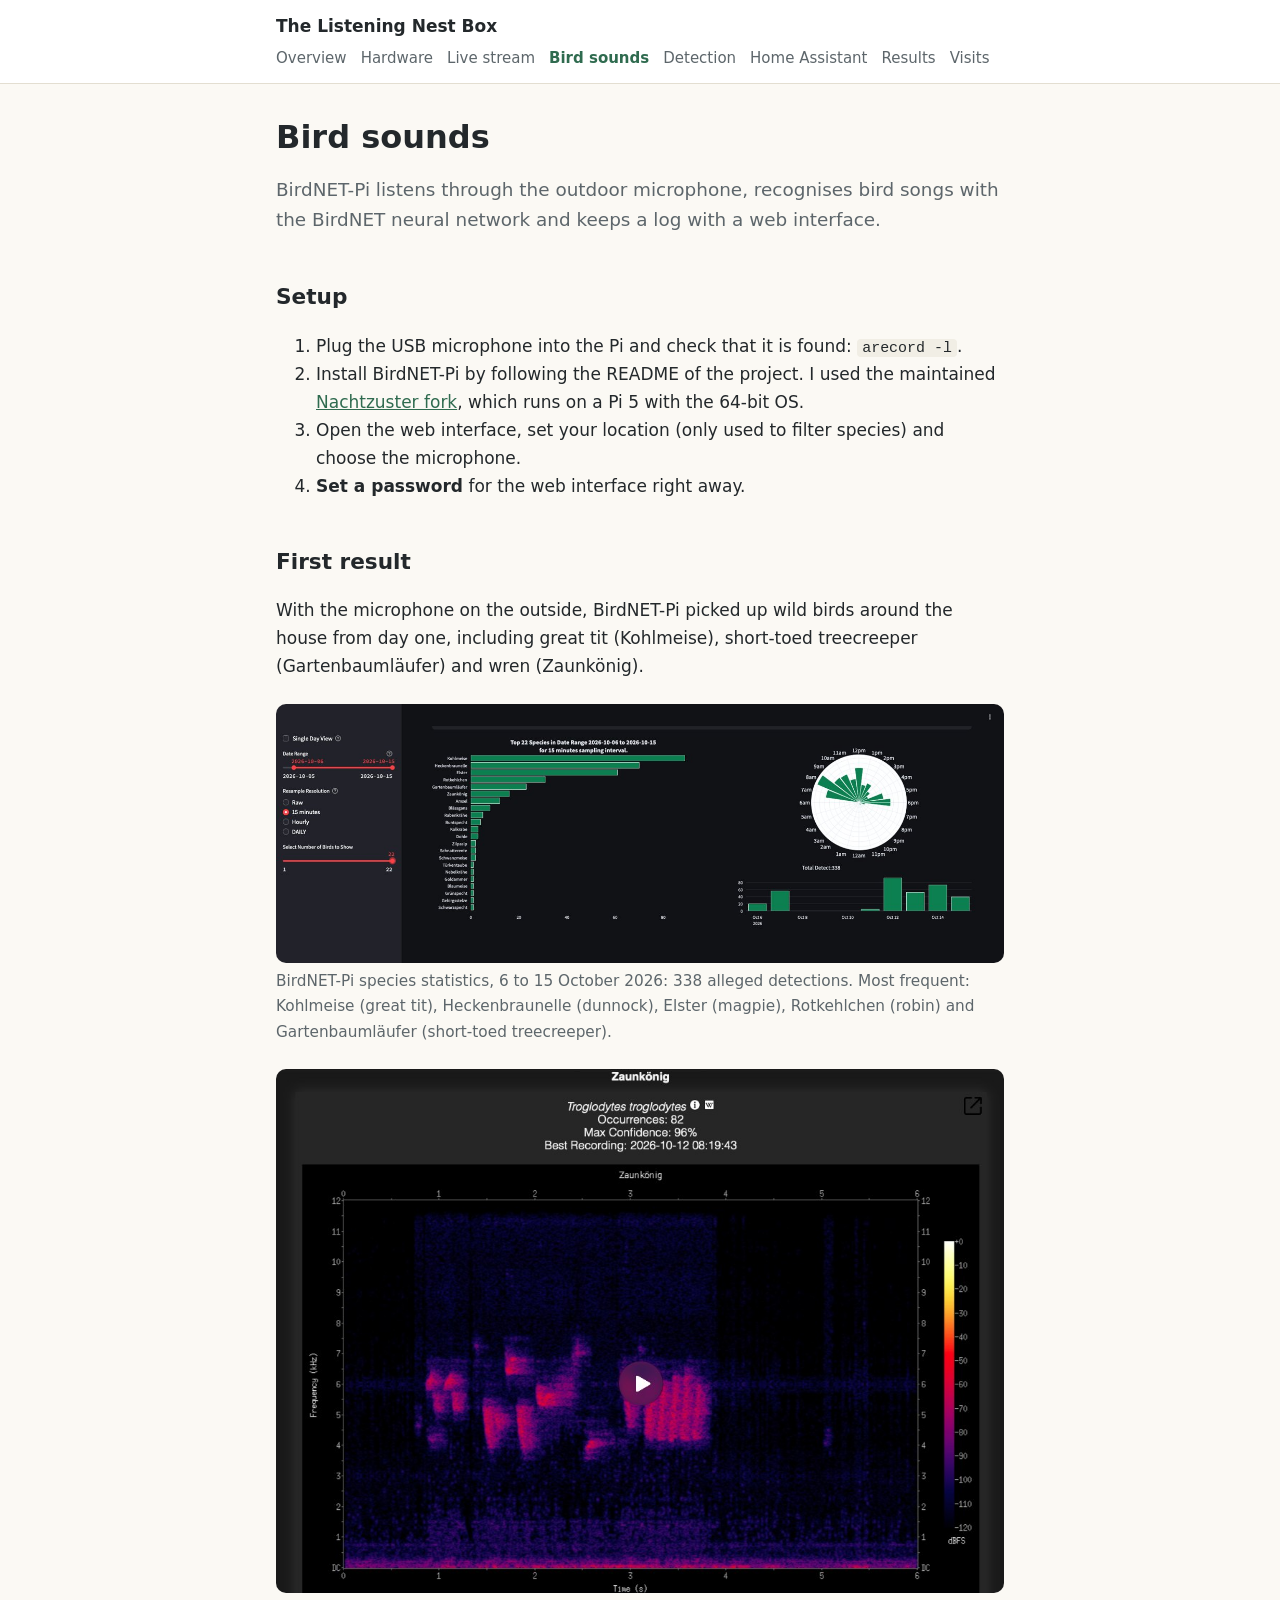
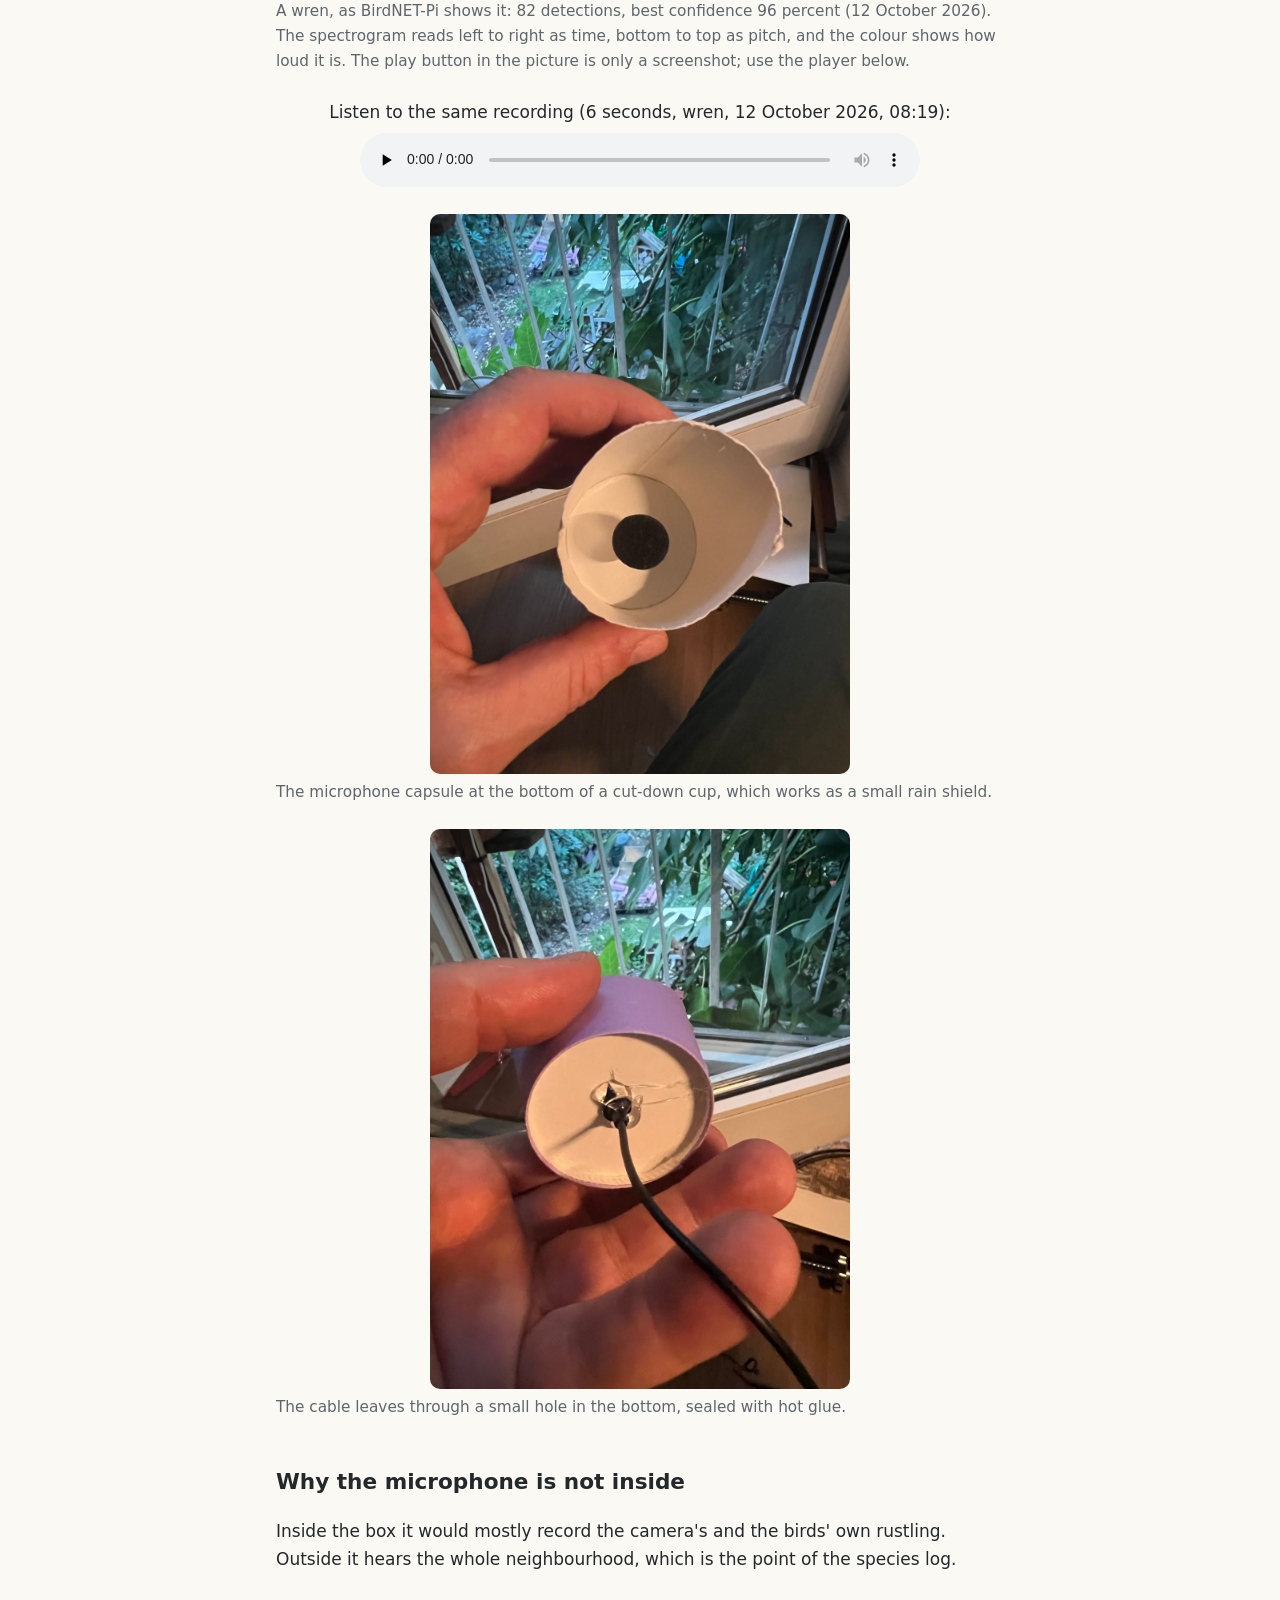
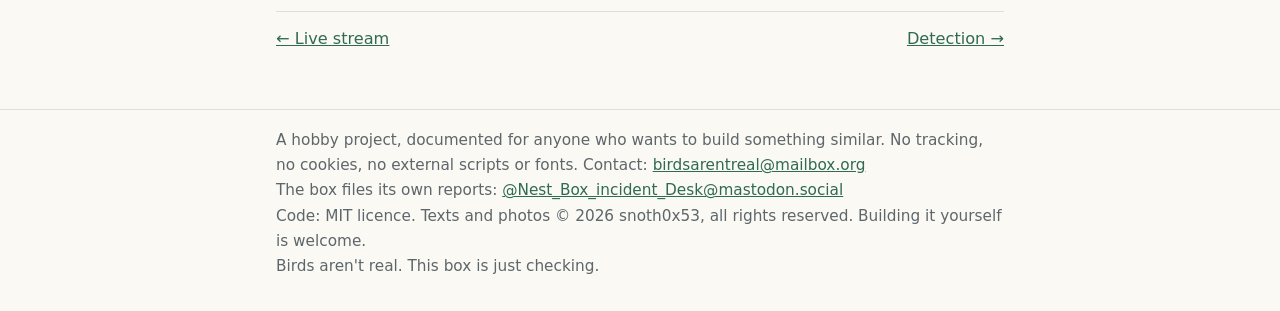
<file: sound.html>
<!doctype html>
<!-- they are watching. so are we. -->
<html lang="en">
<head>
<meta charset="utf-8">
<meta name="viewport" content="width=device-width,initial-scale=1">
<title>Bird sounds · The Listening Nest Box</title>
<meta name="description" content="Bird song recognition with BirdNET-Pi and a USB microphone.">
<link rel="stylesheet" href="style.css">
</head>
<body>
<header class="site"><div class="wrap"><a class="brand" href="index.html">The Listening Nest Box</a><nav aria-label="Pages"><a href="index.html">Overview</a><a href="hardware.html">Hardware</a><a href="stream.html">Live stream</a><a href="sound.html" aria-current="page">Bird sounds</a><a href="detection.html">Detection</a><a href="homeassistant.html">Home Assistant</a><a href="results.html">Results</a><a href="visits.html">Visits</a></nav></div></header>
<main><div class="wrap">

<h1>Bird sounds</h1>
<p class="lead">BirdNET-Pi listens through the outdoor microphone, recognises bird songs with the BirdNET neural network and keeps a log with a web interface.</p>
<h2>Setup</h2>
<ol>
<li>Plug the USB microphone into the Pi and check that it is found: <code>arecord -l</code>.</li>
<li>Install BirdNET-Pi by following the README of the project. I used the maintained <a href="https://github.com/Nachtzuster/BirdNET-Pi">Nachtzuster fork</a>, which runs on a Pi 5 with the 64-bit OS.</li>
<li>Open the web interface, set your location (only used to filter species) and choose the microphone.</li>
<li><strong>Set a password</strong> for the web interface right away.</li>
</ol>
<h2>First result</h2>
<p>With the microphone on the outside, BirdNET-Pi picked up wild birds around the house from day one, including great tit (Kohlmeise), short-toed treecreeper (Gartenbaumläufer) and wren (Zaunkönig).</p>
<figure><img src="img/birdnet-stats.jpg" alt="BirdNET-Pi species statistics for 6 to 15 October 2026: a bar chart of the most frequent species with Kohlmeise on top, a circular chart of detections by hour of the day and a bar chart of detections per day" loading="lazy" style="max-height:560px;width:auto;max-width:100%;margin:0 auto;display:block"><figcaption>BirdNET-Pi species statistics, 6 to 15 October 2026: 338 alleged detections. Most frequent: Kohlmeise (great tit), Heckenbraunelle (dunnock), Elster (magpie), Rotkehlchen (robin) and Gartenbaumläufer (short-toed treecreeper).</figcaption></figure>
<figure><img src="img/wren-spectrogram.jpg" alt="BirdNET-Pi spectrogram of a wren (Zaunkönig, Troglodytes troglodytes) recorded on 12 October 2026: six seconds of song with bright bars between 4 and 7 kilohertz, 82 detections, best confidence 96 percent" loading="lazy" style="max-height:560px;width:auto;max-width:100%;margin:0 auto;display:block"><figcaption>A wren, as BirdNET-Pi shows it: 82 detections, best confidence 96 percent (12 October 2026). The spectrogram reads left to right as time, bottom to top as pitch, and the colour shows how loud it is. The play button in the picture is only a screenshot; use the player below.</figcaption></figure>
<p class="audio-label">Listen to the same recording (6 seconds, wren, 12 October 2026, 08:19):</p>
<audio controls preload="none" src="audio/wren.mp3">Your browser does not play audio. <a href="audio/wren.mp3">Download the recording</a>.</audio>
<figure><img src="img/mic-cup-inside.jpg" alt="Looking into a cut-down cup: the round black microphone capsule sits at the bottom, a hand holds the cup" loading="lazy" style="max-height:560px;width:auto;max-width:100%;margin:0 auto;display:block"><figcaption>The microphone capsule at the bottom of a cut-down cup, which works as a small rain shield.</figcaption></figure>
<figure><img src="img/mic-cup-back.jpg" alt="The outside bottom of the purple cup: the thin microphone cable passes through a small hole sealed with hot glue" loading="lazy" style="max-height:560px;width:auto;max-width:100%;margin:0 auto;display:block"><figcaption>The cable leaves through a small hole in the bottom, sealed with hot glue.</figcaption></figure>
<h2>Why the microphone is not inside</h2>
<p>Inside the box it would mostly record the camera's and the birds' own rustling. Outside it hears the whole neighbourhood, which is the point of the species log.</p>

<div class="pager"><a href="stream.html">&larr; Live stream</a><a href="detection.html">Detection &rarr;</a></div>
</div></main>
<footer class="site"><div class="wrap">A hobby project, documented for anyone who wants to build something similar. No tracking, no cookies, no external scripts or fonts. Contact: <a href="mailto:birdsarentreal@mailbox.org">birdsarentreal@mailbox.org</a><br>The box files its own reports: <a rel="me" href="https://mastodon.social/@Nest_Box_incident_Desk">@Nest_Box_incident_Desk@mastodon.social</a><br>Code: MIT licence. Texts and photos &copy; 2026 snoth0x53, all rights reserved. Building it yourself is welcome.<br><a href="404.html" class="egg">Birds aren't real.</a> This box is just checking.</div></footer>
</body>
</html>
</file>
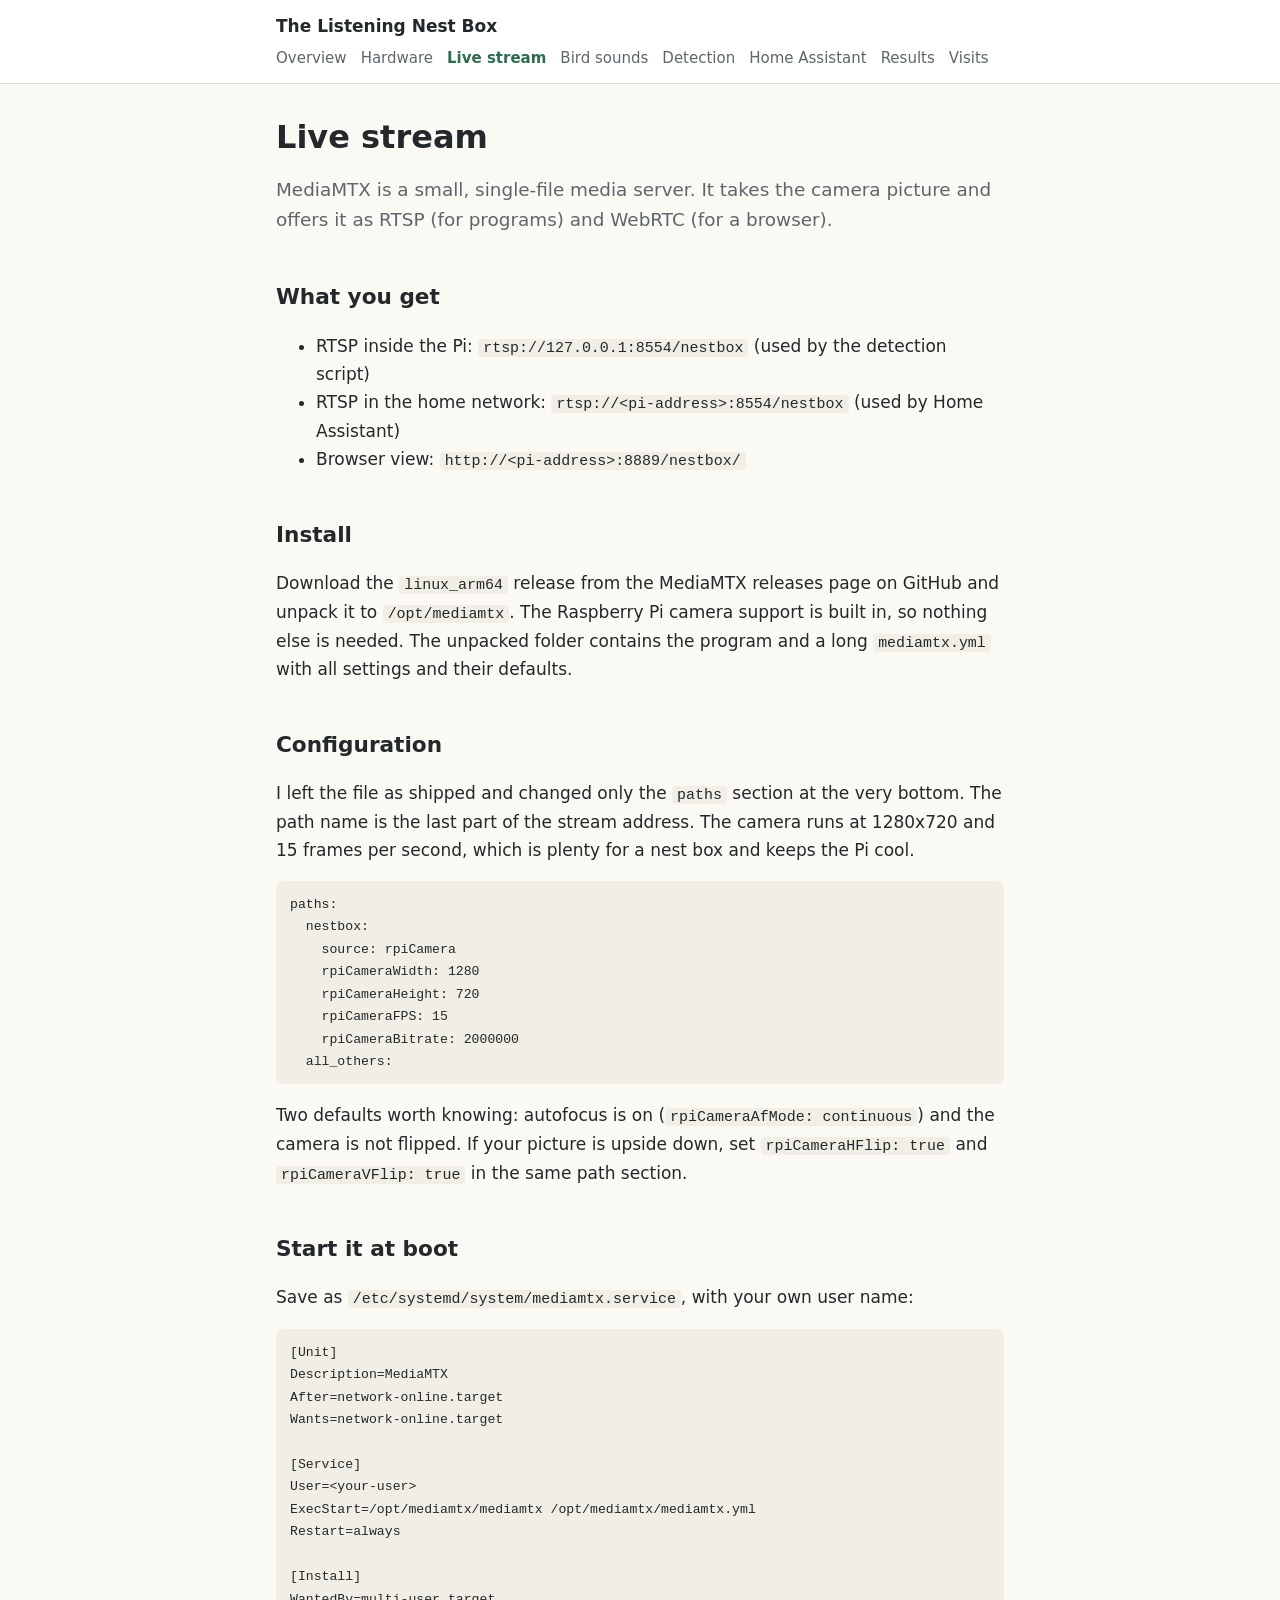
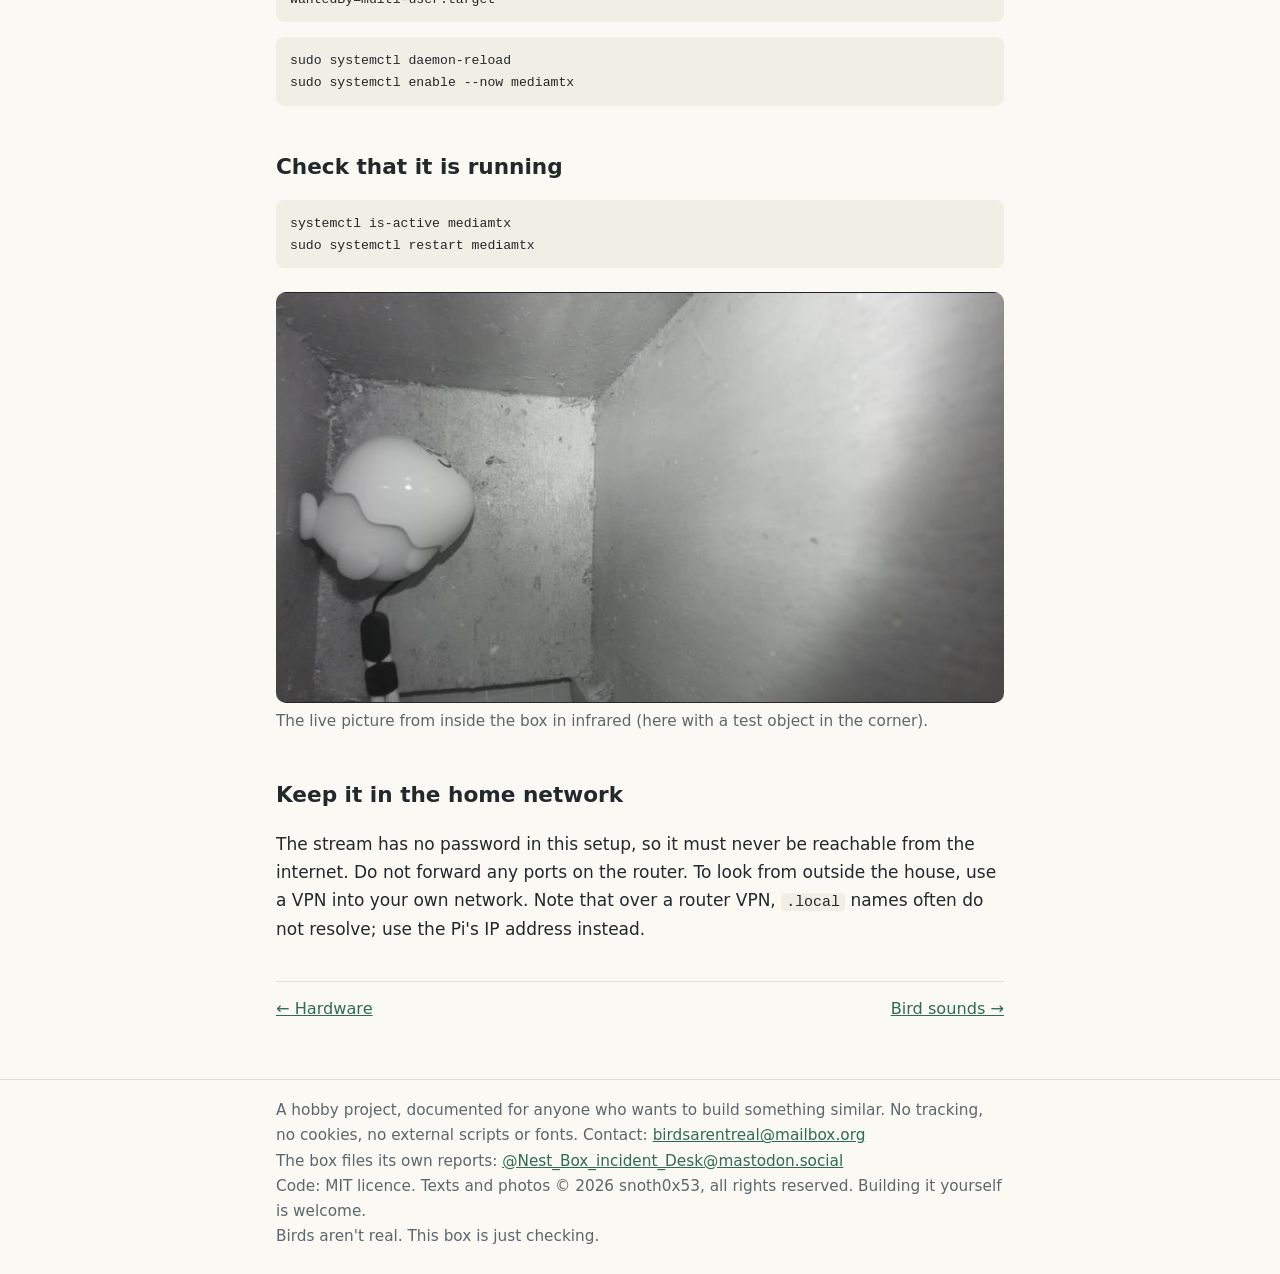
<file: stream.html>
<!doctype html>
<!-- they are watching. so are we. -->
<html lang="en">
<head>
<meta charset="utf-8">
<meta name="viewport" content="width=device-width,initial-scale=1">
<title>Live stream · The Listening Nest Box</title>
<meta name="description" content="Camera picture as RTSP and WebRTC with MediaMTX.">
<link rel="stylesheet" href="style.css">
</head>
<body>
<header class="site"><div class="wrap"><a class="brand" href="index.html">The Listening Nest Box</a><nav aria-label="Pages"><a href="index.html">Overview</a><a href="hardware.html">Hardware</a><a href="stream.html" aria-current="page">Live stream</a><a href="sound.html">Bird sounds</a><a href="detection.html">Detection</a><a href="homeassistant.html">Home Assistant</a><a href="results.html">Results</a><a href="visits.html">Visits</a></nav></div></header>
<main><div class="wrap">

<h1>Live stream</h1>
<p class="lead">MediaMTX is a small, single-file media server. It takes the camera picture and offers it as RTSP (for programs) and WebRTC (for a browser).</p>
<h2>What you get</h2>
<ul>
<li>RTSP inside the Pi: <code>rtsp://127.0.0.1:8554/nestbox</code> (used by the detection script)</li>
<li>RTSP in the home network: <code>rtsp://&lt;pi-address&gt;:8554/nestbox</code> (used by Home Assistant)</li>
<li>Browser view: <code>http://&lt;pi-address&gt;:8889/nestbox/</code></li>
</ul>
<h2>Install</h2>
<p>Download the <code>linux_arm64</code> release from the MediaMTX releases page on GitHub and unpack it to <code>/opt/mediamtx</code>. The Raspberry Pi camera support is built in, so nothing else is needed. The unpacked folder contains the program and a long <code>mediamtx.yml</code> with all settings and their defaults.</p>
<h2>Configuration</h2>
<p>I left the file as shipped and changed only the <code>paths</code> section at the very bottom. The path name is the last part of the stream address. The camera runs at 1280x720 and 15 frames per second, which is plenty for a nest box and keeps the Pi cool.</p>
<pre><code>paths:
  nestbox:
    source: rpiCamera
    rpiCameraWidth: 1280
    rpiCameraHeight: 720
    rpiCameraFPS: 15
    rpiCameraBitrate: 2000000
  all_others:</code></pre>
<p>Two defaults worth knowing: autofocus is on (<code>rpiCameraAfMode: continuous</code>) and the camera is not flipped. If your picture is upside down, set <code>rpiCameraHFlip: true</code> and <code>rpiCameraVFlip: true</code> in the same path section.</p>
<h2>Start it at boot</h2>
<p>Save as <code>/etc/systemd/system/mediamtx.service</code>, with your own user name:</p>
<pre><code>[Unit]
Description=MediaMTX
After=network-online.target
Wants=network-online.target

[Service]
User=&lt;your-user&gt;
ExecStart=/opt/mediamtx/mediamtx /opt/mediamtx/mediamtx.yml
Restart=always

[Install]
WantedBy=multi-user.target</code></pre>
<pre><code>sudo systemctl daemon-reload
sudo systemctl enable --now mediamtx</code></pre>
<h2>Check that it is running</h2>
<pre><code>systemctl is-active mediamtx
sudo systemctl restart mediamtx</code></pre>
<figure><img src="img/live-ir.jpg" alt="Black-and-white infrared picture from inside the empty nest box, with a small white test object in the corner" loading="lazy" style="max-height:560px;width:auto;max-width:100%;margin:0 auto;display:block"><figcaption>The live picture from inside the box in infrared (here with a test object in the corner).</figcaption></figure>
<h2>Keep it in the home network</h2>
<p>The stream has no password in this setup, so it must never be reachable from the internet. Do not forward any ports on the router. To look from outside the house, use a VPN into your own network. Note that over a router VPN, <code>.local</code> names often do not resolve; use the Pi's IP address instead.</p>

<div class="pager"><a href="hardware.html">&larr; Hardware</a><a href="sound.html">Bird sounds &rarr;</a></div>
</div></main>
<footer class="site"><div class="wrap">A hobby project, documented for anyone who wants to build something similar. No tracking, no cookies, no external scripts or fonts. Contact: <a href="mailto:birdsarentreal@mailbox.org">birdsarentreal@mailbox.org</a><br>The box files its own reports: <a rel="me" href="https://mastodon.social/@Nest_Box_incident_Desk">@Nest_Box_incident_Desk@mastodon.social</a><br>Code: MIT licence. Texts and photos &copy; 2026 snoth0x53, all rights reserved. Building it yourself is welcome.<br><a href="404.html" class="egg">Birds aren't real.</a> This box is just checking.</div></footer>
</body>
</html>
</file>
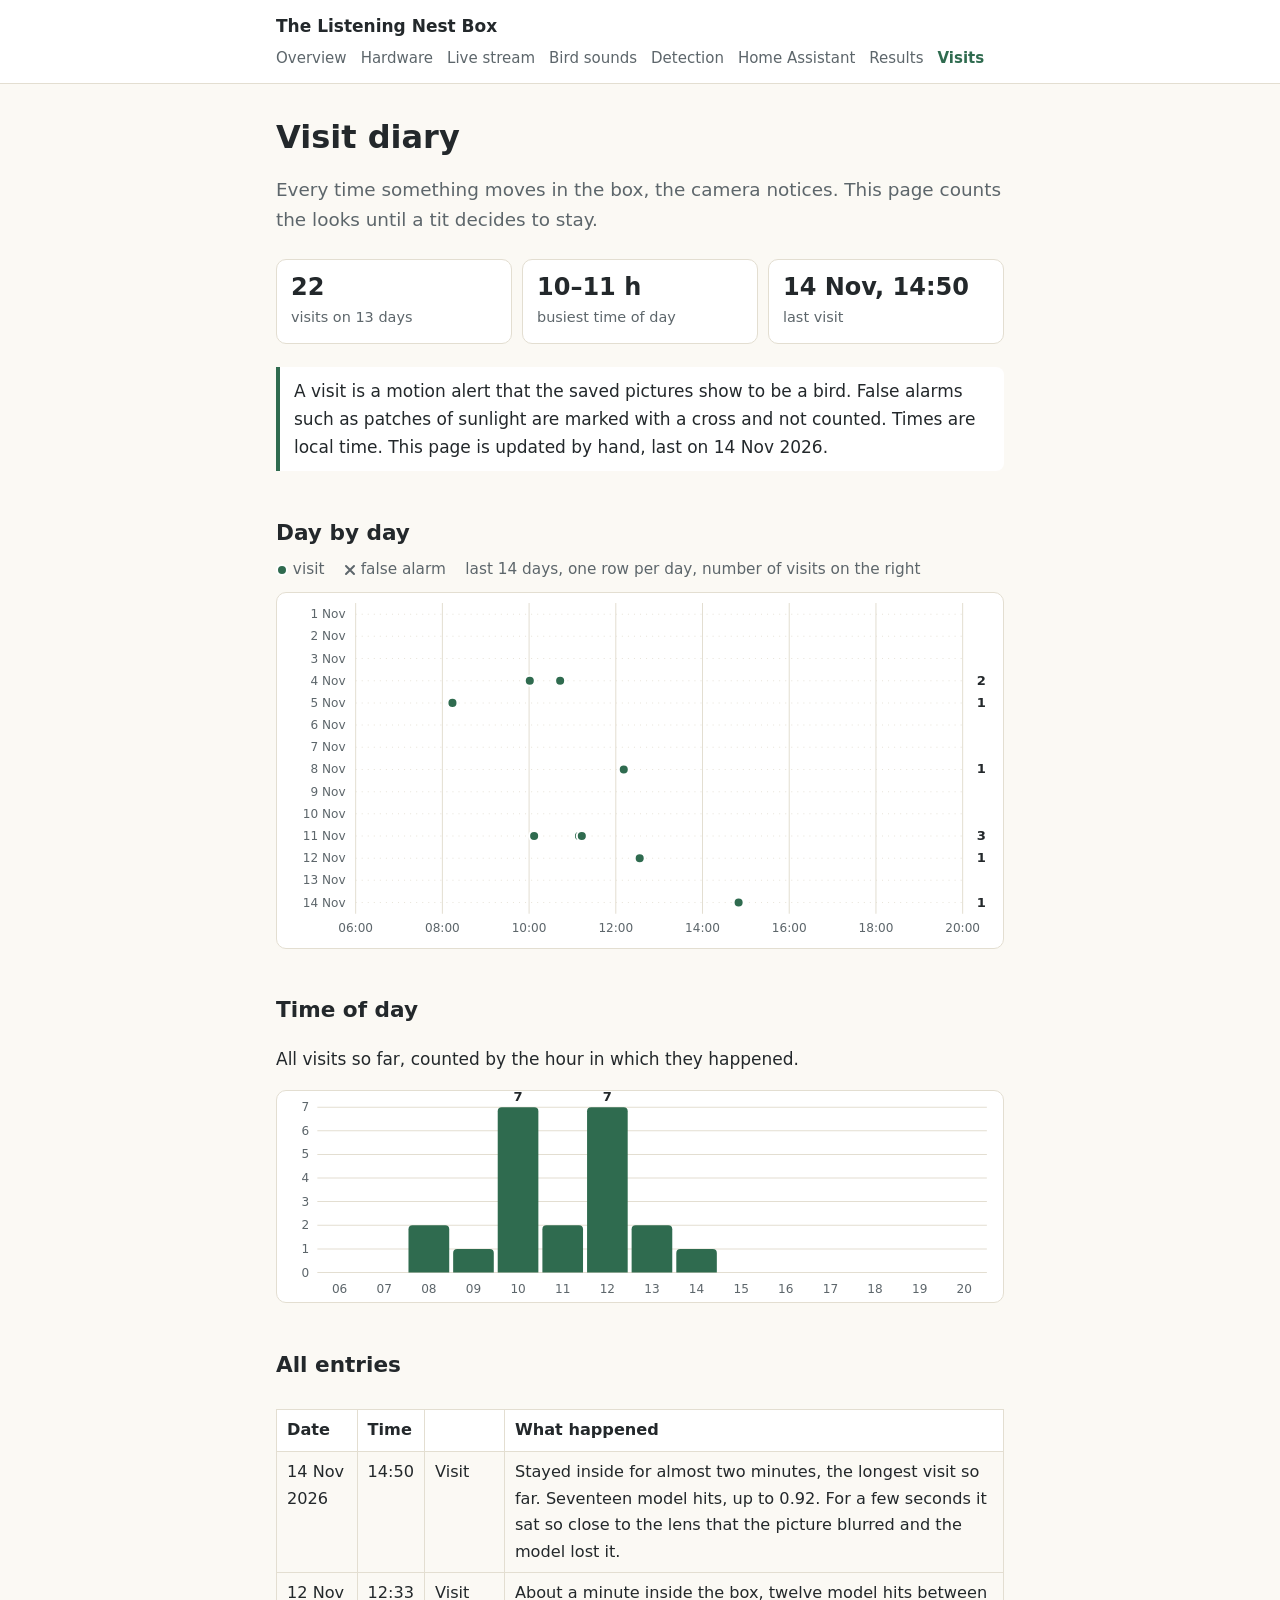
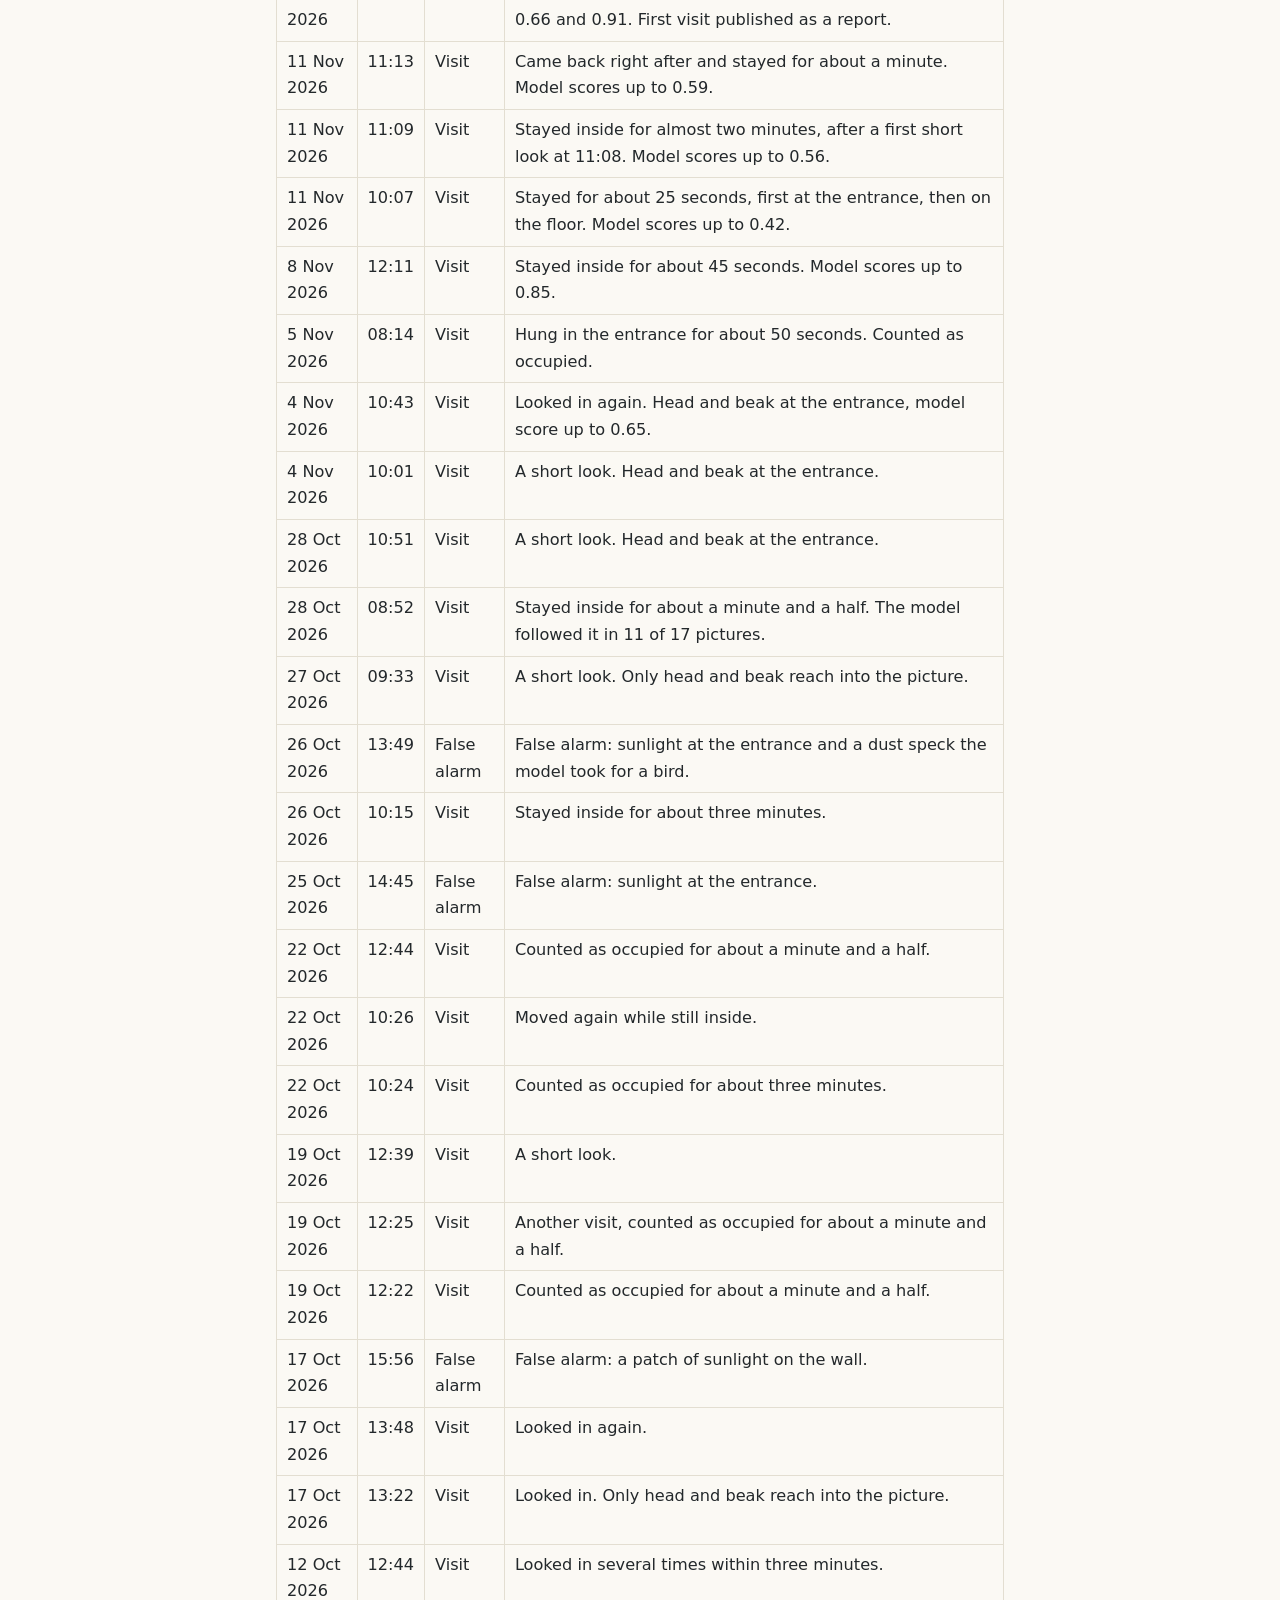
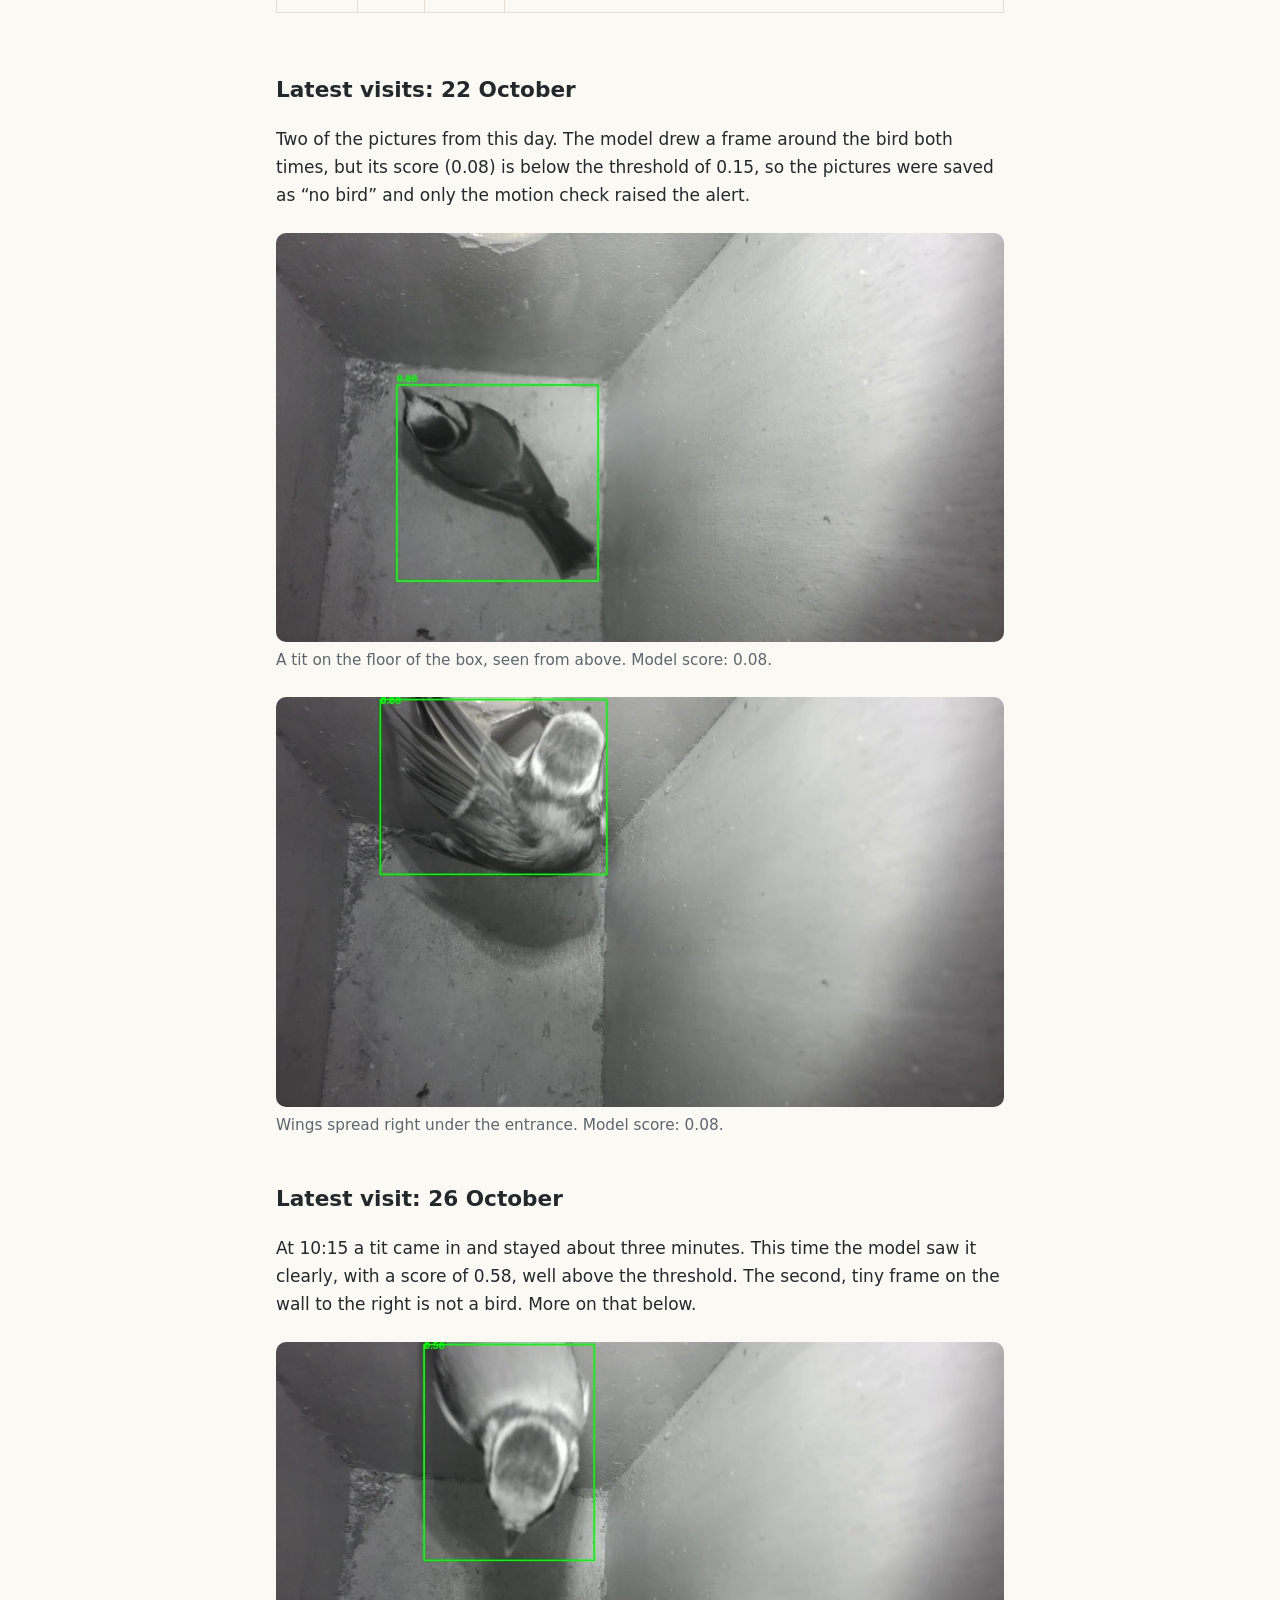
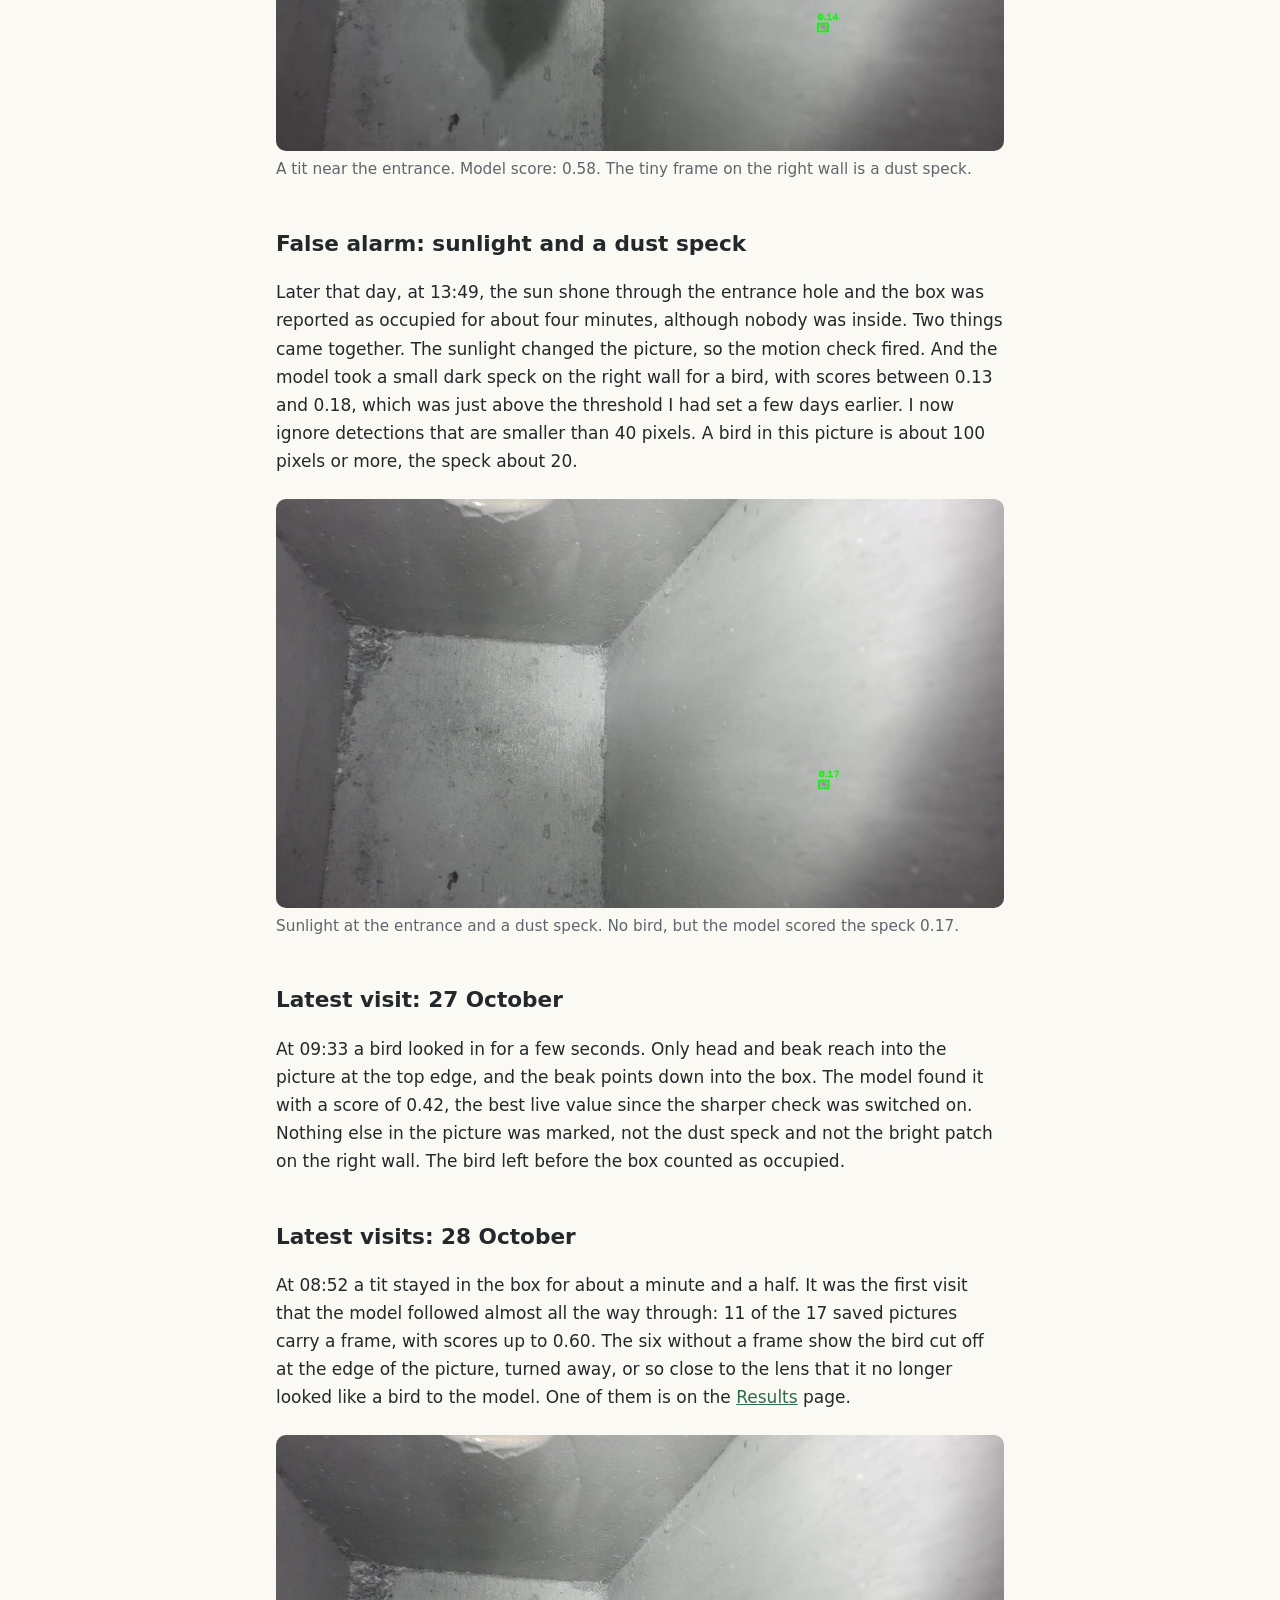
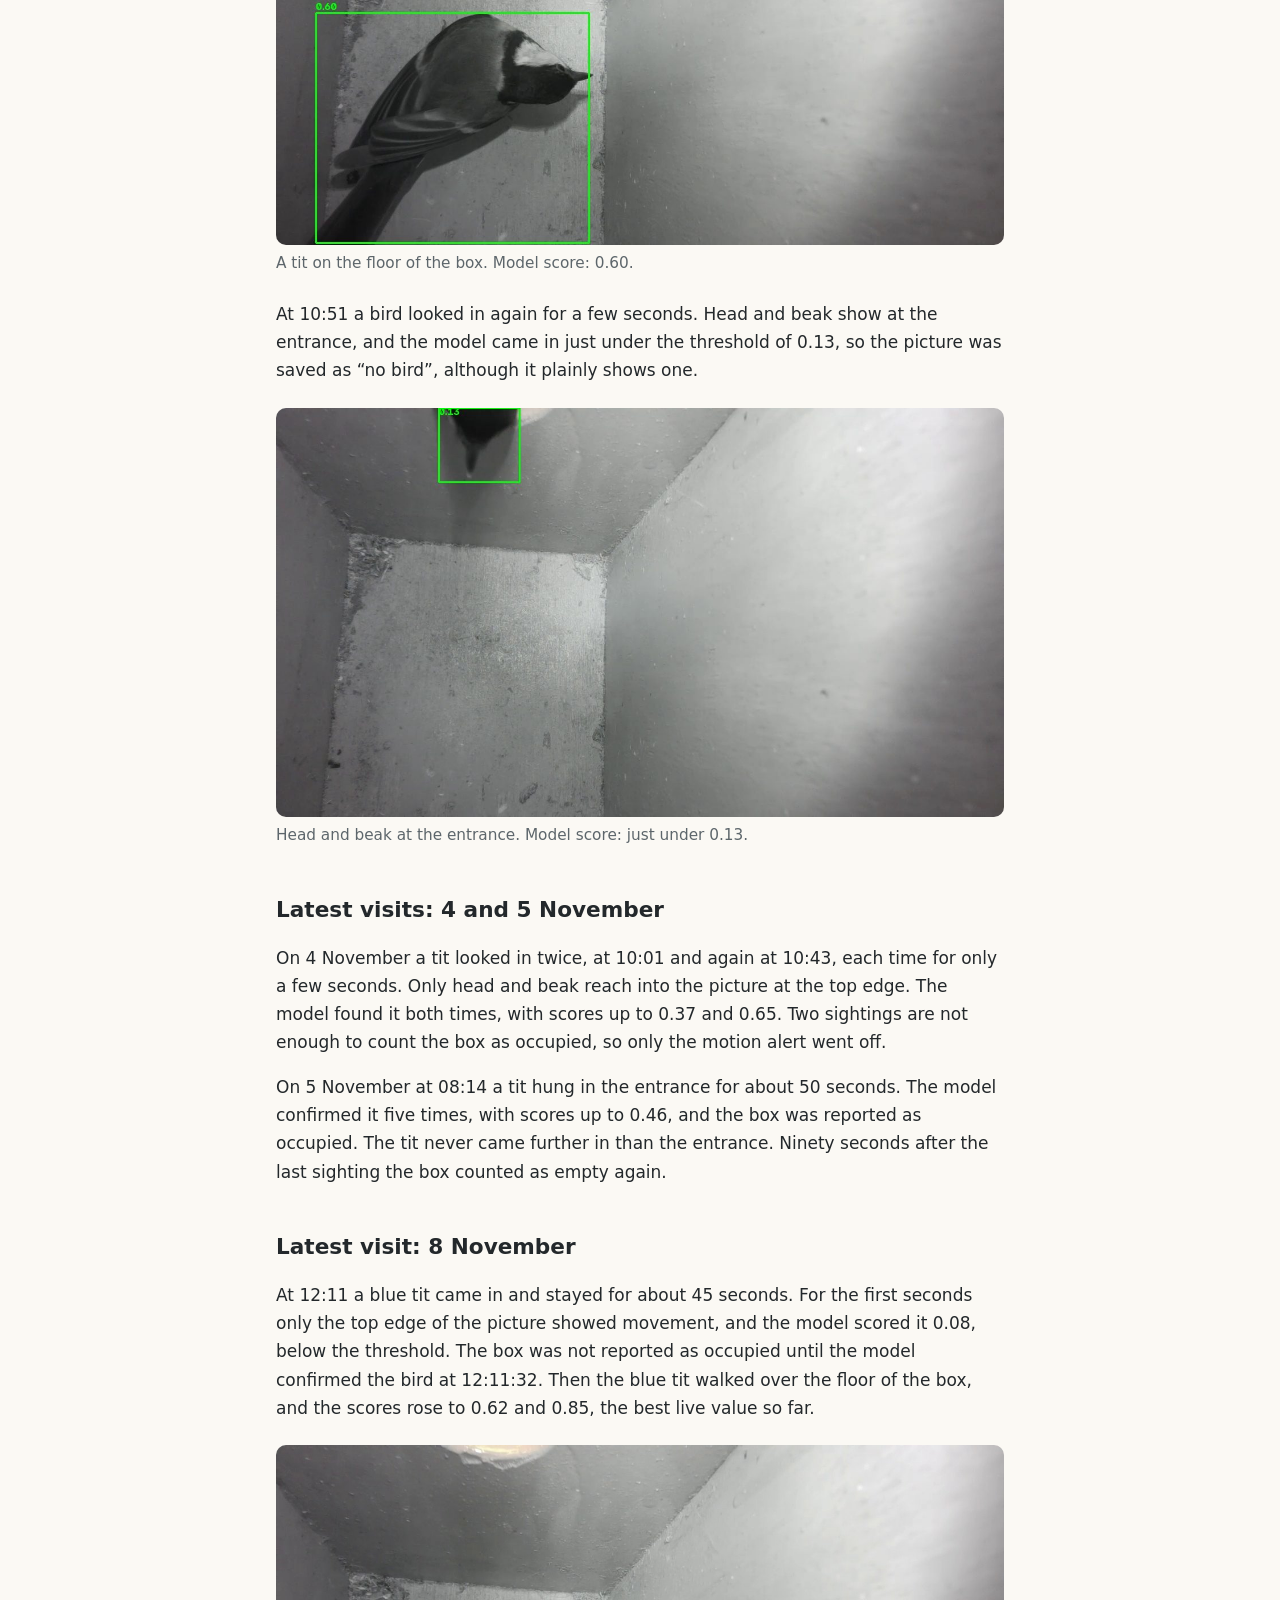
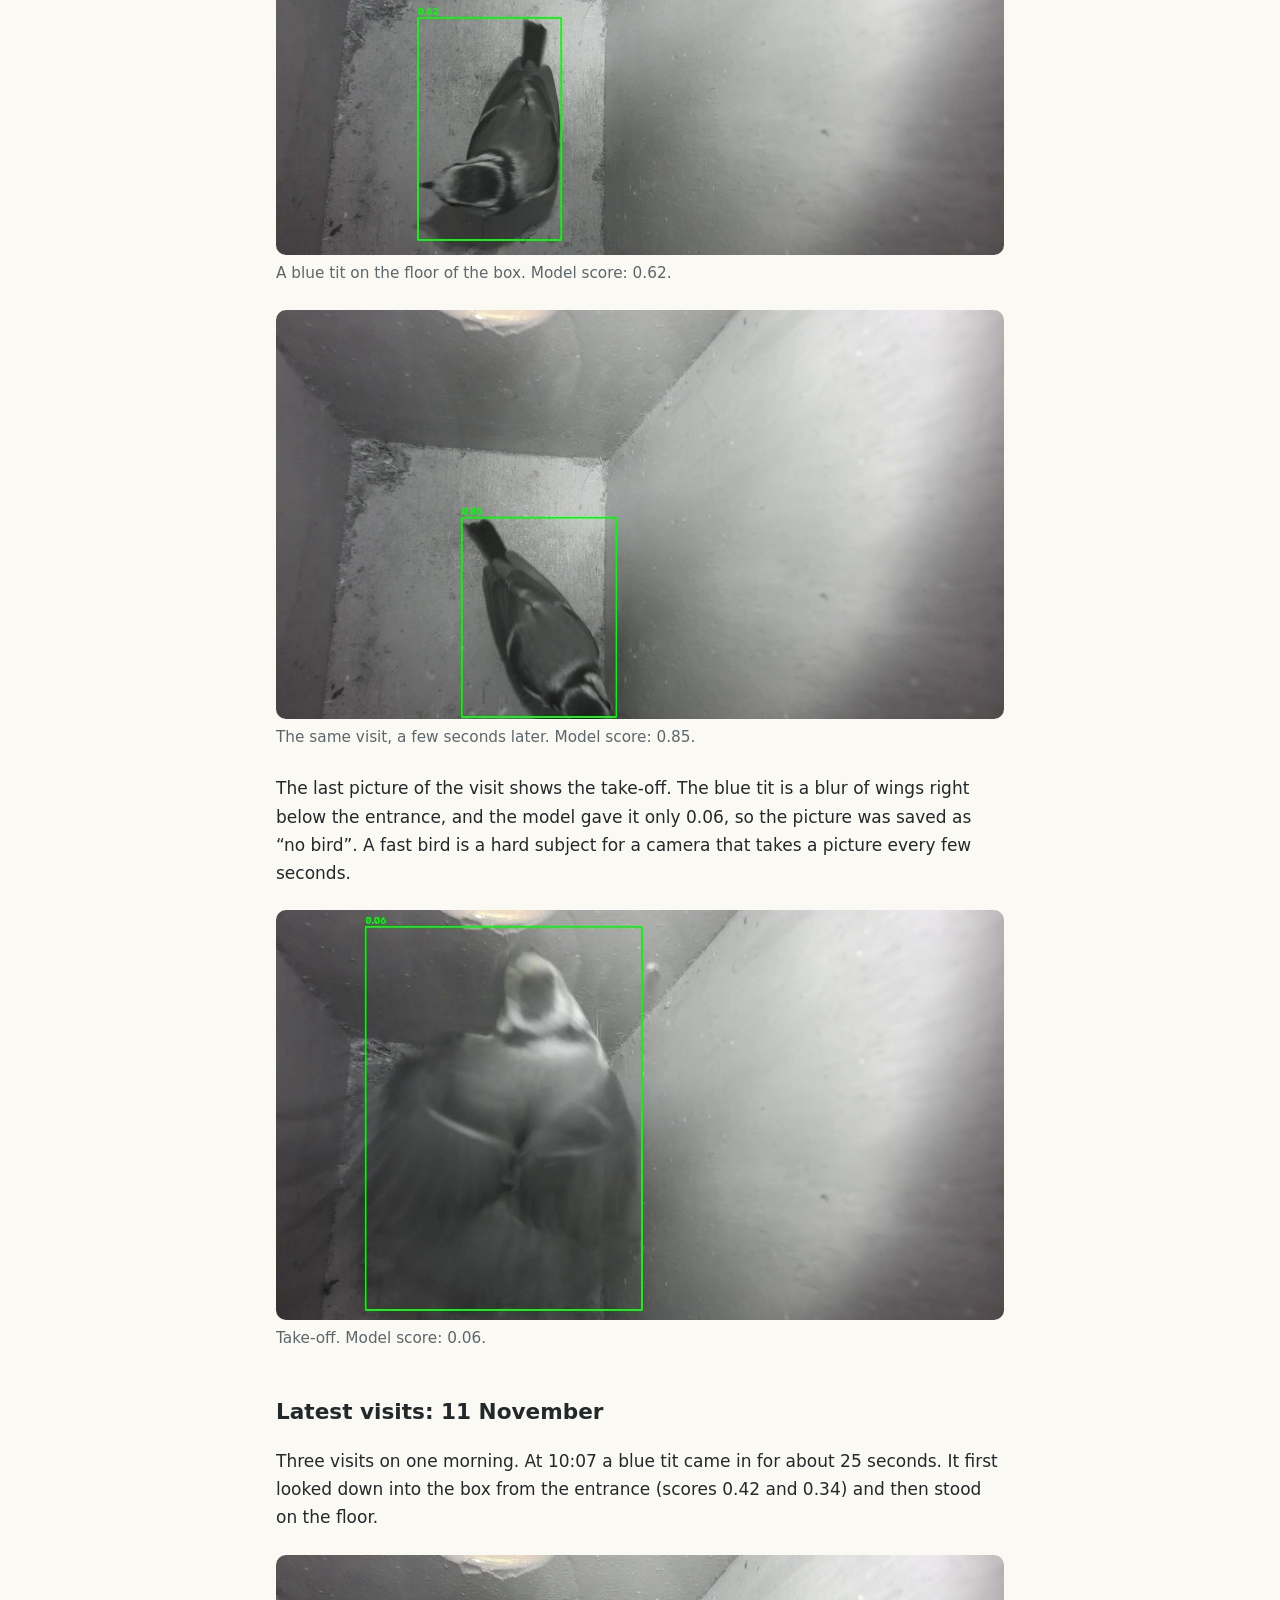
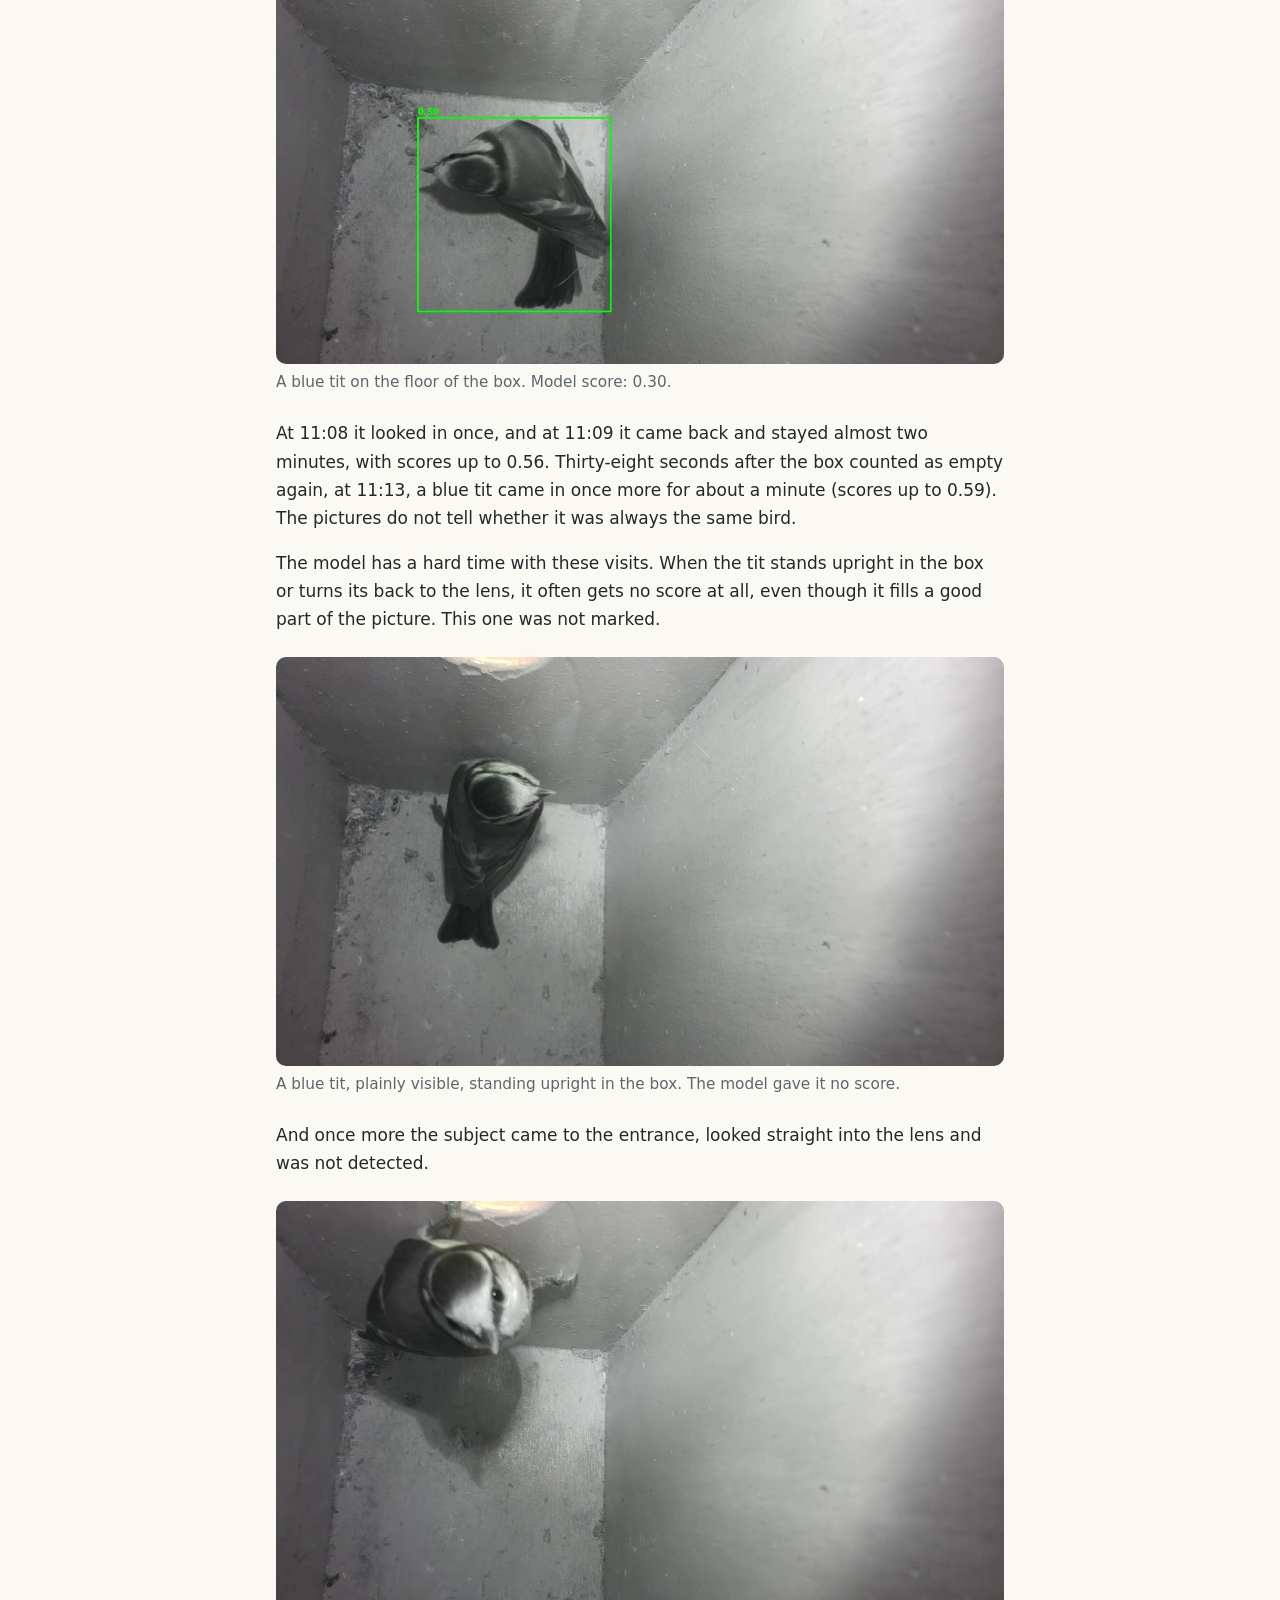
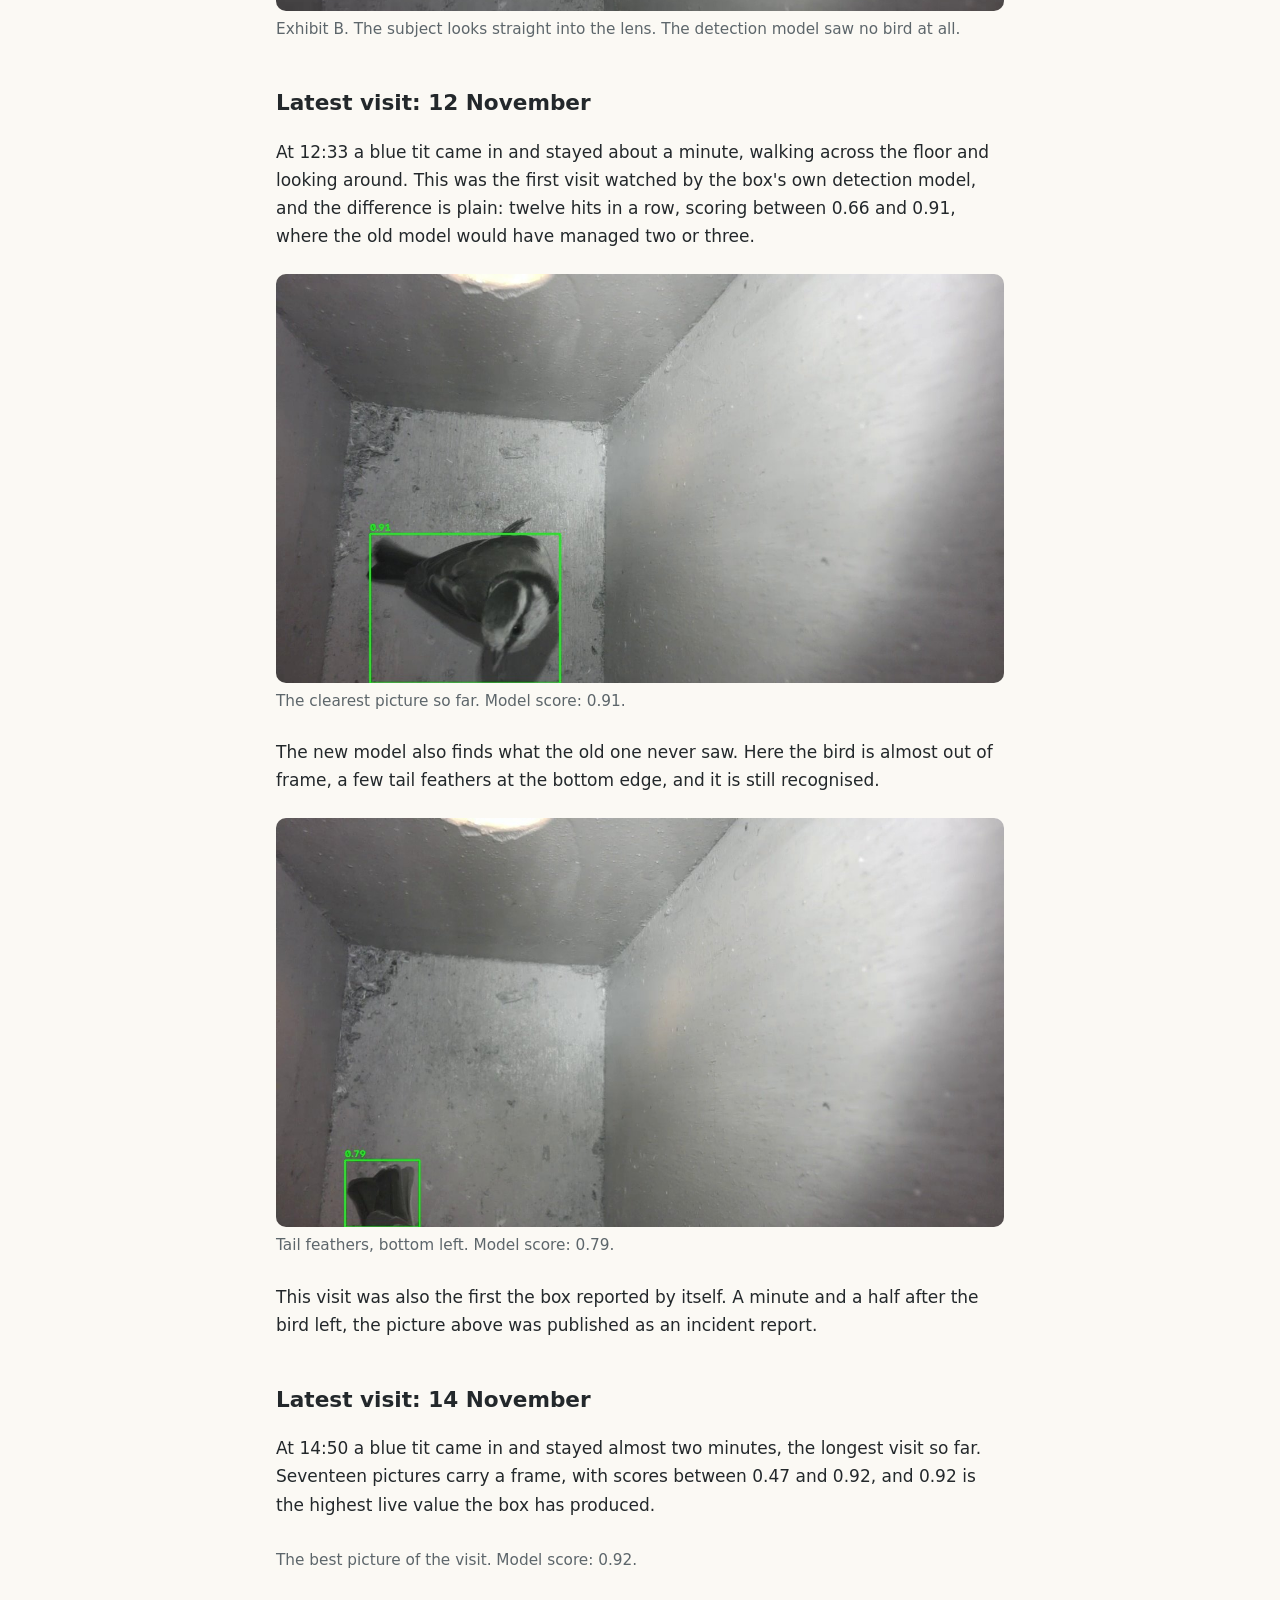
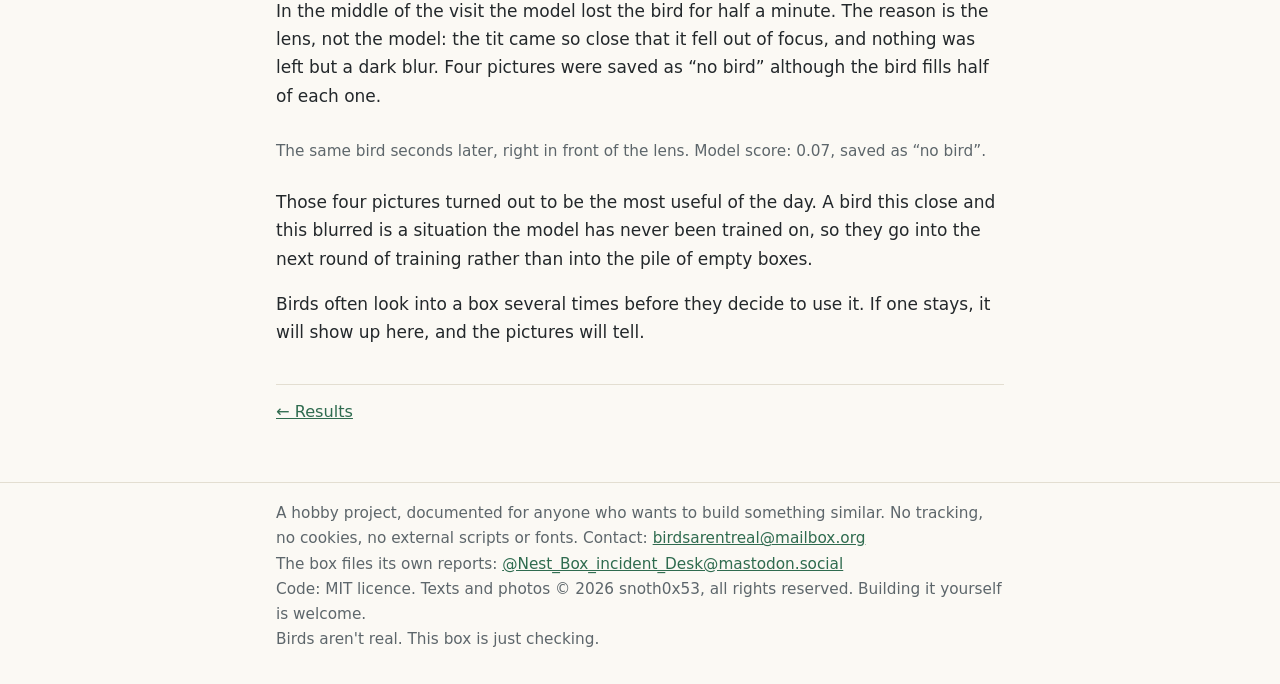
<file: visits.html>
<!doctype html>
<!-- they are watching. so are we. -->
<html lang="en">
<head>
<meta charset="utf-8">
<meta name="viewport" content="width=device-width,initial-scale=1">
<title>Visits · The Listening Nest Box</title>
<meta name="description" content="A diary of the visits to the nest box: when, how often and at what time of day.">
<link rel="stylesheet" href="style.css">
</head>
<body>
<header class="site"><div class="wrap"><a class="brand" href="index.html">The Listening Nest Box</a><nav aria-label="Pages"><a href="index.html">Overview</a><a href="hardware.html">Hardware</a><a href="stream.html">Live stream</a><a href="sound.html">Bird sounds</a><a href="detection.html">Detection</a><a href="homeassistant.html">Home Assistant</a><a href="results.html">Results</a><a href="visits.html" aria-current="page">Visits</a></nav></div></header>
<main><div class="wrap">

<h1>Visit diary</h1>
<p class="lead">Every time something moves in the box, the camera notices. This page counts the looks until a tit decides to stay.</p>
<div class="tiles">
<div class="tile"><strong>22</strong><span>visits on 13 days</span></div>
<div class="tile"><strong>10–11 h</strong><span>busiest time of day</span></div>
<div class="tile"><strong>14 Nov, 14:50</strong><span>last visit</span></div>
</div>
<div class="note">A visit is a motion alert that the saved pictures show to be a bird. False alarms such as patches of sunlight are marked with a cross and not counted. Times are local time. This page is updated by hand, last on 14 Nov 2026.</div>
<h2>Day by day</h2>
<p class="legend"><svg viewBox="0 0 12 12" width="12" height="12" aria-hidden="true"><circle cx="6" cy="6" r="5" class="dot"/></svg> visit &nbsp;&nbsp; <svg viewBox="0 0 12 12" width="12" height="12" aria-hidden="true"><path d="M2 2l8 8M10 2l-8 8" class="alarm"/></svg> false alarm &nbsp;&nbsp; last 14 days, one row per day, number of visits on the right</p>
<div class="chartwrap"><svg viewBox="0 0 720 352" role="img" aria-label="Visits per day by time of day, last 14 days" class="chart">
<line x1="78.0" x2="78.0" y1="10" y2="318" class="grid"/>
<text x="78.0" y="336" class="ax" text-anchor="middle">06:00</text>
<line x1="164.0" x2="164.0" y1="10" y2="318" class="grid"/>
<text x="164.0" y="336" class="ax" text-anchor="middle">08:00</text>
<line x1="250.0" x2="250.0" y1="10" y2="318" class="grid"/>
<text x="250.0" y="336" class="ax" text-anchor="middle">10:00</text>
<line x1="336.0" x2="336.0" y1="10" y2="318" class="grid"/>
<text x="336.0" y="336" class="ax" text-anchor="middle">12:00</text>
<line x1="422.0" x2="422.0" y1="10" y2="318" class="grid"/>
<text x="422.0" y="336" class="ax" text-anchor="middle">14:00</text>
<line x1="508.0" x2="508.0" y1="10" y2="318" class="grid"/>
<text x="508.0" y="336" class="ax" text-anchor="middle">16:00</text>
<line x1="594.0" x2="594.0" y1="10" y2="318" class="grid"/>
<text x="594.0" y="336" class="ax" text-anchor="middle">18:00</text>
<line x1="680.0" x2="680.0" y1="10" y2="318" class="grid"/>
<text x="680.0" y="336" class="ax" text-anchor="middle">20:00</text>
<text x="68" y="25.0" class="ax" text-anchor="end">1 Nov</text>
<line x1="78" x2="680" y1="21.0" y2="21.0" class="row"/>
<text x="68" y="47.0" class="ax" text-anchor="end">2 Nov</text>
<line x1="78" x2="680" y1="43.0" y2="43.0" class="row"/>
<text x="68" y="69.0" class="ax" text-anchor="end">3 Nov</text>
<line x1="78" x2="680" y1="65.0" y2="65.0" class="row"/>
<text x="68" y="91.0" class="ax" text-anchor="end">4 Nov</text>
<line x1="78" x2="680" y1="87.0" y2="87.0" class="row"/>
<circle cx="250.7" cy="87.0" r="5" class="dot"><title>4 Nov, 10:01: visit</title></circle>
<circle cx="280.8" cy="87.0" r="5" class="dot"><title>4 Nov, 10:43: visit</title></circle>
<text x="694" y="91.0" class="cnt">2</text>
<text x="68" y="113.0" class="ax" text-anchor="end">5 Nov</text>
<line x1="78" x2="680" y1="109.0" y2="109.0" class="row"/>
<circle cx="174.0" cy="109.0" r="5" class="dot"><title>5 Nov, 08:14: visit</title></circle>
<text x="694" y="113.0" class="cnt">1</text>
<text x="68" y="135.0" class="ax" text-anchor="end">6 Nov</text>
<line x1="78" x2="680" y1="131.0" y2="131.0" class="row"/>
<text x="68" y="157.0" class="ax" text-anchor="end">7 Nov</text>
<line x1="78" x2="680" y1="153.0" y2="153.0" class="row"/>
<text x="68" y="179.0" class="ax" text-anchor="end">8 Nov</text>
<line x1="78" x2="680" y1="175.0" y2="175.0" class="row"/>
<circle cx="343.9" cy="175.0" r="5" class="dot"><title>8 Nov, 12:11: visit</title></circle>
<text x="694" y="179.0" class="cnt">1</text>
<text x="68" y="201.0" class="ax" text-anchor="end">9 Nov</text>
<line x1="78" x2="680" y1="197.0" y2="197.0" class="row"/>
<text x="68" y="223.0" class="ax" text-anchor="end">10 Nov</text>
<line x1="78" x2="680" y1="219.0" y2="219.0" class="row"/>
<text x="68" y="245.0" class="ax" text-anchor="end">11 Nov</text>
<line x1="78" x2="680" y1="241.0" y2="241.0" class="row"/>
<circle cx="255.0" cy="241.0" r="5" class="dot"><title>11 Nov, 10:07: visit</title></circle>
<circle cx="299.5" cy="241.0" r="5" class="dot"><title>11 Nov, 11:09: visit</title></circle>
<circle cx="302.3" cy="241.0" r="5" class="dot"><title>11 Nov, 11:13: visit</title></circle>
<text x="694" y="245.0" class="cnt">3</text>
<text x="68" y="267.0" class="ax" text-anchor="end">12 Nov</text>
<line x1="78" x2="680" y1="263.0" y2="263.0" class="row"/>
<circle cx="359.7" cy="263.0" r="5" class="dot"><title>12 Nov, 12:33: visit</title></circle>
<text x="694" y="267.0" class="cnt">1</text>
<text x="68" y="289.0" class="ax" text-anchor="end">13 Nov</text>
<line x1="78" x2="680" y1="285.0" y2="285.0" class="row"/>
<text x="68" y="311.0" class="ax" text-anchor="end">14 Nov</text>
<line x1="78" x2="680" y1="307.0" y2="307.0" class="row"/>
<circle cx="457.8" cy="307.0" r="5" class="dot"><title>14 Nov, 14:50: visit</title></circle>
<text x="694" y="311.0" class="cnt">1</text>
</svg></div>
<h2>Time of day</h2>
<p>All visits so far, counted by the hour in which they happened.</p>
<div class="chartwrap"><svg viewBox="0 0 720 210" role="img" aria-label="Visits by hour of day" class="chart">
<line x1="40" x2="704" y1="180.0" y2="180.0" class="grid"/>
<text x="32" y="184.0" class="ax" text-anchor="end">0</text>
<line x1="40" x2="704" y1="156.6" y2="156.6" class="grid"/>
<text x="32" y="160.6" class="ax" text-anchor="end">1</text>
<line x1="40" x2="704" y1="133.1" y2="133.1" class="grid"/>
<text x="32" y="137.1" class="ax" text-anchor="end">2</text>
<line x1="40" x2="704" y1="109.7" y2="109.7" class="grid"/>
<text x="32" y="113.7" class="ax" text-anchor="end">3</text>
<line x1="40" x2="704" y1="86.3" y2="86.3" class="grid"/>
<text x="32" y="90.3" class="ax" text-anchor="end">4</text>
<line x1="40" x2="704" y1="62.9" y2="62.9" class="grid"/>
<text x="32" y="66.9" class="ax" text-anchor="end">5</text>
<line x1="40" x2="704" y1="39.4" y2="39.4" class="grid"/>
<text x="32" y="43.4" class="ax" text-anchor="end">6</text>
<line x1="40" x2="704" y1="16.0" y2="16.0" class="grid"/>
<text x="32" y="20.0" class="ax" text-anchor="end">7</text>
<text x="62.1" y="200" class="ax" text-anchor="middle">06</text>
<text x="106.3" y="200" class="ax" text-anchor="middle">07</text>
<text x="150.6" y="200" class="ax" text-anchor="middle">08</text>
<path d="M130.4 180.0V137.1Q130.4 133.1 134.4 133.1H166.8Q170.8 133.1 170.8 137.1V180.0Z" class="bar"><title>08:00–09:00: 2 visits</title></path>
<text x="194.8" y="200" class="ax" text-anchor="middle">09</text>
<path d="M174.7 180.0V160.6Q174.7 156.6 178.7 156.6H211.0Q215.0 156.6 215.0 160.6V180.0Z" class="bar"><title>09:00–10:00: 1 visit</title></path>
<text x="239.1" y="200" class="ax" text-anchor="middle">10</text>
<path d="M218.9 180.0V20.0Q218.9 16.0 222.9 16.0H255.2Q259.2 16.0 259.2 20.0V180.0Z" class="bar"><title>10:00–11:00: 7 visits</title></path>
<text x="239.1" y="10.0" class="cnt" text-anchor="middle">7</text>
<text x="283.4" y="200" class="ax" text-anchor="middle">11</text>
<path d="M263.2 180.0V137.1Q263.2 133.1 267.2 133.1H299.5Q303.5 133.1 303.5 137.1V180.0Z" class="bar"><title>11:00–12:00: 2 visits</title></path>
<text x="327.6" y="200" class="ax" text-anchor="middle">12</text>
<path d="M307.5 180.0V20.0Q307.5 16.0 311.5 16.0H343.8Q347.8 16.0 347.8 20.0V180.0Z" class="bar"><title>12:00–13:00: 7 visits</title></path>
<text x="327.6" y="10.0" class="cnt" text-anchor="middle">7</text>
<text x="371.9" y="200" class="ax" text-anchor="middle">13</text>
<path d="M351.7 180.0V137.1Q351.7 133.1 355.7 133.1H388.0Q392.0 133.1 392.0 137.1V180.0Z" class="bar"><title>13:00–14:00: 2 visits</title></path>
<text x="416.1" y="200" class="ax" text-anchor="middle">14</text>
<path d="M396.0 180.0V160.6Q396.0 156.6 400.0 156.6H432.2Q436.2 156.6 436.2 160.6V180.0Z" class="bar"><title>14:00–15:00: 1 visit</title></path>
<text x="460.4" y="200" class="ax" text-anchor="middle">15</text>
<text x="504.6" y="200" class="ax" text-anchor="middle">16</text>
<text x="548.9" y="200" class="ax" text-anchor="middle">17</text>
<text x="593.1" y="200" class="ax" text-anchor="middle">18</text>
<text x="637.4" y="200" class="ax" text-anchor="middle">19</text>
<text x="681.6" y="200" class="ax" text-anchor="middle">20</text>
</svg></div>
<h2>All entries</h2>
<div class="table-scroll"><table><thead><tr><th>Date</th><th>Time</th><th></th><th>What happened</th></tr></thead><tbody><tr><td>14 Nov 2026</td><td>14:50</td><td>Visit</td><td>Stayed inside for almost two minutes, the longest visit so far. Seventeen model hits, up to 0.92. For a few seconds it sat so close to the lens that the picture blurred and the model lost it.</td></tr><tr><td>12 Nov 2026</td><td>12:33</td><td>Visit</td><td>About a minute inside the box, twelve model hits between 0.66 and 0.91. First visit published as a report.</td></tr><tr><td>11 Nov 2026</td><td>11:13</td><td>Visit</td><td>Came back right after and stayed for about a minute. Model scores up to 0.59.</td></tr><tr><td>11 Nov 2026</td><td>11:09</td><td>Visit</td><td>Stayed inside for almost two minutes, after a first short look at 11:08. Model scores up to 0.56.</td></tr><tr><td>11 Nov 2026</td><td>10:07</td><td>Visit</td><td>Stayed for about 25 seconds, first at the entrance, then on the floor. Model scores up to 0.42.</td></tr><tr><td>8 Nov 2026</td><td>12:11</td><td>Visit</td><td>Stayed inside for about 45 seconds. Model scores up to 0.85.</td></tr><tr><td>5 Nov 2026</td><td>08:14</td><td>Visit</td><td>Hung in the entrance for about 50 seconds. Counted as occupied.</td></tr><tr><td>4 Nov 2026</td><td>10:43</td><td>Visit</td><td>Looked in again. Head and beak at the entrance, model score up to 0.65.</td></tr><tr><td>4 Nov 2026</td><td>10:01</td><td>Visit</td><td>A short look. Head and beak at the entrance.</td></tr><tr><td>28 Oct 2026</td><td>10:51</td><td>Visit</td><td>A short look. Head and beak at the entrance.</td></tr><tr><td>28 Oct 2026</td><td>08:52</td><td>Visit</td><td>Stayed inside for about a minute and a half. The model followed it in 11 of 17 pictures.</td></tr><tr><td>27 Oct 2026</td><td>09:33</td><td>Visit</td><td>A short look. Only head and beak reach into the picture.</td></tr><tr><td>26 Oct 2026</td><td>13:49</td><td>False alarm</td><td>False alarm: sunlight at the entrance and a dust speck the model took for a bird.</td></tr><tr><td>26 Oct 2026</td><td>10:15</td><td>Visit</td><td>Stayed inside for about three minutes.</td></tr><tr><td>25 Oct 2026</td><td>14:45</td><td>False alarm</td><td>False alarm: sunlight at the entrance.</td></tr><tr><td>22 Oct 2026</td><td>12:44</td><td>Visit</td><td>Counted as occupied for about a minute and a half.</td></tr><tr><td>22 Oct 2026</td><td>10:26</td><td>Visit</td><td>Moved again while still inside.</td></tr><tr><td>22 Oct 2026</td><td>10:24</td><td>Visit</td><td>Counted as occupied for about three minutes.</td></tr><tr><td>19 Oct 2026</td><td>12:39</td><td>Visit</td><td>A short look.</td></tr><tr><td>19 Oct 2026</td><td>12:25</td><td>Visit</td><td>Another visit, counted as occupied for about a minute and a half.</td></tr><tr><td>19 Oct 2026</td><td>12:22</td><td>Visit</td><td>Counted as occupied for about a minute and a half.</td></tr><tr><td>17 Oct 2026</td><td>15:56</td><td>False alarm</td><td>False alarm: a patch of sunlight on the wall.</td></tr><tr><td>17 Oct 2026</td><td>13:48</td><td>Visit</td><td>Looked in again.</td></tr><tr><td>17 Oct 2026</td><td>13:22</td><td>Visit</td><td>Looked in. Only head and beak reach into the picture.</td></tr><tr><td>12 Oct 2026</td><td>12:44</td><td>Visit</td><td>Looked in several times within three minutes.</td></tr></tbody></table></div>
<h2>Latest visits: 22 October</h2>
<p>Two of the pictures from this day. The model drew a frame around the bird both times, but its score (0.08) is below the threshold of 0.15, so the pictures were saved as &ldquo;no bird&rdquo; and only the motion check raised the alert.</p>
<figure><img src="img/visit-1022-a.jpg" alt="Black-and-white infrared picture from inside the nest box: a tit seen from above stands on the floor of the box, with a green detection frame around it and the score 0.08" loading="lazy" style="max-height:560px;width:auto;max-width:100%;margin:0 auto;display:block"><figcaption>A tit on the floor of the box, seen from above. Model score: 0.08.</figcaption></figure>
<figure><img src="img/visit-1022-b.jpg" alt="Black-and-white infrared picture from inside the nest box: a tit with spread wings at the top left, with a green detection frame around it and the score 0.08" loading="lazy" style="max-height:560px;width:auto;max-width:100%;margin:0 auto;display:block"><figcaption>Wings spread right under the entrance. Model score: 0.08.</figcaption></figure>
<h2>Latest visit: 26 October</h2>
<p>At 10:15 a tit came in and stayed about three minutes. This time the model saw it clearly, with a score of 0.58, well above the threshold. The second, tiny frame on the wall to the right is not a bird. More on that below.</p>
<figure><img src="img/visit-1026-a.jpg" alt="Black-and-white infrared picture from inside the nest box: a tit seen from above stands near the entrance, with a large green detection frame around it and the score 0.58, and a very small green frame on the right wall" loading="lazy" style="max-height:560px;width:auto;max-width:100%;margin:0 auto;display:block"><figcaption>A tit near the entrance. Model score: 0.58. The tiny frame on the right wall is a dust speck.</figcaption></figure>
<h2>False alarm: sunlight and a dust speck</h2>
<p>Later that day, at 13:49, the sun shone through the entrance hole and the box was reported as occupied for about four minutes, although nobody was inside. Two things came together. The sunlight changed the picture, so the motion check fired. And the model took a small dark speck on the right wall for a bird, with scores between 0.13 and 0.18, which was just above the threshold I had set a few days earlier. I now ignore detections that are smaller than 40 pixels. A bird in this picture is about 100 pixels or more, the speck about 20.</p>
<figure><img src="img/false-alarm-speck.jpg" alt="Picture from inside the empty nest box: the entrance at the top edge is bright with sunlight, and a very small green detection frame with the score 0.17 sits on a dark speck on the right wall" loading="lazy" style="max-height:560px;width:auto;max-width:100%;margin:0 auto;display:block"><figcaption>Sunlight at the entrance and a dust speck. No bird, but the model scored the speck 0.17.</figcaption></figure>
<h2>Latest visit: 27 October</h2>
<p>At 09:33 a bird looked in for a few seconds. Only head and beak reach into the picture at the top edge, and the beak points down into the box. The model found it with a score of 0.42, the best live value since the sharper check was switched on. Nothing else in the picture was marked, not the dust speck and not the bright patch on the right wall. The bird left before the box counted as occupied.</p>
<h2>Latest visits: 28 October</h2>
<p>At 08:52 a tit stayed in the box for about a minute and a half. It was the first visit that the model followed almost all the way through: 11 of the 17 saved pictures carry a frame, with scores up to 0.60. The six without a frame show the bird cut off at the edge of the picture, turned away, or so close to the lens that it no longer looked like a bird to the model. One of them is on the <a href="results.html">Results</a> page.</p>
<figure><img src="img/visit-1028-a.jpg" alt="Black-and-white infrared picture from inside the nest box: a tit seen from above on the floor of the box, with a large green detection frame around it and the score 0.60" loading="lazy" style="max-height:560px;width:auto;max-width:100%;margin:0 auto;display:block"><figcaption>A tit on the floor of the box. Model score: 0.60.</figcaption></figure>
<p>At 10:51 a bird looked in again for a few seconds. Head and beak show at the entrance, and the model came in just under the threshold of 0.13, so the picture was saved as &ldquo;no bird&rdquo;, although it plainly shows one.</p>
<figure><img src="img/visit-1028-b.jpg" alt="Black-and-white infrared picture from inside the nest box: a dark head with a pointed beak hangs into the picture at the top edge, with a green detection frame around it" loading="lazy" style="max-height:560px;width:auto;max-width:100%;margin:0 auto;display:block"><figcaption>Head and beak at the entrance. Model score: just under 0.13.</figcaption></figure>
<h2>Latest visits: 4 and 5 November</h2>
<p>On 4 November a tit looked in twice, at 10:01 and again at 10:43, each time for only a few seconds. Only head and beak reach into the picture at the top edge. The model found it both times, with scores up to 0.37 and 0.65. Two sightings are not enough to count the box as occupied, so only the motion alert went off.</p>
<p>On 5 November at 08:14 a tit hung in the entrance for about 50 seconds. The model confirmed it five times, with scores up to 0.46, and the box was reported as occupied. The tit never came further in than the entrance. Ninety seconds after the last sighting the box counted as empty again.</p>
<h2>Latest visit: 8 November</h2>
<p>At 12:11 a blue tit came in and stayed for about 45 seconds. For the first seconds only the top edge of the picture showed movement, and the model scored it 0.08, below the threshold. The box was not reported as occupied until the model confirmed the bird at 12:11:32. Then the blue tit walked over the floor of the box, and the scores rose to 0.62 and 0.85, the best live value so far.</p>
<figure><img src="img/visit-1108-a.jpg" alt="Black-and-white infrared picture from inside the nest box: a blue tit seen from above on the floor of the box with its head turned to the lower left, with a green detection frame and the score 0.62" loading="lazy" style="max-height:560px;width:auto;max-width:100%;margin:0 auto;display:block"><figcaption>A blue tit on the floor of the box. Model score: 0.62.</figcaption></figure>
<figure><img src="img/visit-1108-b.jpg" alt="Black-and-white infrared picture from inside the nest box: a blue tit seen from above walks across the floor of the box, with a green detection frame and the score 0.85" loading="lazy" style="max-height:560px;width:auto;max-width:100%;margin:0 auto;display:block"><figcaption>The same visit, a few seconds later. Model score: 0.85.</figcaption></figure>
<p>The last picture of the visit shows the take-off. The blue tit is a blur of wings right below the entrance, and the model gave it only 0.06, so the picture was saved as &ldquo;no bird&rdquo;. A fast bird is a hard subject for a camera that takes a picture every few seconds.</p>
<figure><img src="img/visit-1108-c.jpg" alt="Black-and-white infrared picture from inside the nest box: a blurred blue tit with spread wings right below the entrance, with a large green detection frame and the score 0.06" loading="lazy" style="max-height:560px;width:auto;max-width:100%;margin:0 auto;display:block"><figcaption>Take-off. Model score: 0.06.</figcaption></figure>
<h2>Latest visits: 11 November</h2>
<p>Three visits on one morning. At 10:07 a blue tit came in for about 25 seconds. It first looked down into the box from the entrance (scores 0.42 and 0.34) and then stood on the floor.</p>
<figure><img src="img/visit-1111-a.jpg" alt="Black-and-white infrared picture from inside the nest box: a blue tit seen from above on the floor of the box, head turned to the left, with a green detection frame and the score 0.30" loading="lazy" style="max-height:560px;width:auto;max-width:100%;margin:0 auto;display:block"><figcaption>A blue tit on the floor of the box. Model score: 0.30.</figcaption></figure>
<p>At 11:08 it looked in once, and at 11:09 it came back and stayed almost two minutes, with scores up to 0.56. Thirty-eight seconds after the box counted as empty again, at 11:13, a blue tit came in once more for about a minute (scores up to 0.59). The pictures do not tell whether it was always the same bird.</p>
<p>The model has a hard time with these visits. When the tit stands upright in the box or turns its back to the lens, it often gets no score at all, even though it fills a good part of the picture. This one was not marked.</p>
<figure><img src="img/visit-1111-b.jpg" alt="Black-and-white infrared picture from inside the nest box: a blue tit stands upright on the floor of the box, seen from above, with no detection frame" loading="lazy" style="max-height:560px;width:auto;max-width:100%;margin:0 auto;display:block"><figcaption>A blue tit, plainly visible, standing upright in the box. The model gave it no score.</figcaption></figure>
<p>And once more the subject came to the entrance, looked straight into the lens and was not detected.</p>
<figure><img src="img/visit-1111-c.jpg" alt="Black-and-white infrared picture from inside the nest box: a blue tit at the entrance looks straight into the lens, with a dark eye, a white cheek and a pale green back lit by daylight, with no detection frame" loading="lazy" style="max-height:560px;width:auto;max-width:100%;margin:0 auto;display:block"><figcaption>Exhibit B. The subject looks straight into the lens. The detection model saw no bird at all.</figcaption></figure>
<h2>Latest visit: 12 November</h2>
<p>At 12:33 a blue tit came in and stayed about a minute, walking across the floor and looking around. This was the first visit watched by the box's own detection model, and the difference is plain: twelve hits in a row, scoring between 0.66 and 0.91, where the old model would have managed two or three.</p>
<figure><img src="img/visit-1112-a.jpg" alt="Black-and-white infrared picture from inside the nest box: a blue tit stands on the floor seen from above, its head turned towards the camera, with a green detection frame and the score 0.91" loading="lazy" style="max-height:560px;width:auto;max-width:100%;margin:0 auto;display:block"><figcaption>The clearest picture so far. Model score: 0.91.</figcaption></figure>
<p>The new model also finds what the old one never saw. Here the bird is almost out of frame, a few tail feathers at the bottom edge, and it is still recognised.</p>
<figure><img src="img/visit-1112-b.jpg" alt="Black-and-white infrared picture from inside the nest box: only the tail feathers of a bird are visible at the bottom left corner, with a green detection frame and the score 0.79" loading="lazy" style="max-height:560px;width:auto;max-width:100%;margin:0 auto;display:block"><figcaption>Tail feathers, bottom left. Model score: 0.79.</figcaption></figure>
<p>This visit was also the first the box reported by itself. A minute and a half after the bird left, the picture above was published as an incident report.</p>
<h2>Latest visit: 14 November</h2>
<p>At 14:50 a blue tit came in and stayed almost two minutes, the longest visit so far. Seventeen pictures carry a frame, with scores between 0.47 and 0.92, and 0.92 is the highest live value the box has produced.</p>
<figure><img src="img/visit-1114-a.jpg" alt="Black-and-white infrared picture from inside the nest box: a blue tit seen from above stands on the floor in the bottom left corner, with a green detection frame and the score 0.92" loading="lazy" style="max-height:560px;width:auto;max-width:100%;margin:0 auto;display:block"><figcaption>The best picture of the visit. Model score: 0.92.</figcaption></figure>
<p>In the middle of the visit the model lost the bird for half a minute. The reason is the lens, not the model: the tit came so close that it fell out of focus, and nothing was left but a dark blur. Four pictures were saved as &ldquo;no bird&rdquo; although the bird fills half of each one.</p>
<figure><img src="img/visit-1114-b.jpg" alt="Black-and-white infrared picture from inside the nest box: a dark blurred shape fills the lower right half of the picture, too close to the lens to be in focus, with a large green frame and the score 0.07" loading="lazy" style="max-height:560px;width:auto;max-width:100%;margin:0 auto;display:block"><figcaption>The same bird seconds later, right in front of the lens. Model score: 0.07, saved as &ldquo;no bird&rdquo;.</figcaption></figure>
<p>Those four pictures turned out to be the most useful of the day. A bird this close and this blurred is a situation the model has never been trained on, so they go into the next round of training rather than into the pile of empty boxes.</p>
<p>Birds often look into a box several times before they decide to use it. If one stays, it will show up here, and the pictures will tell.</p>

<div class="pager"><a href="results.html">&larr; Results</a><span></span></div>
</div></main>
<footer class="site"><div class="wrap">A hobby project, documented for anyone who wants to build something similar. No tracking, no cookies, no external scripts or fonts. Contact: <a href="mailto:birdsarentreal@mailbox.org">birdsarentreal@mailbox.org</a><br>The box files its own reports: <a rel="me" href="https://mastodon.social/@Nest_Box_incident_Desk">@Nest_Box_incident_Desk@mastodon.social</a><br>Code: MIT licence. Texts and photos &copy; 2026 snoth0x53, all rights reserved. Building it yourself is welcome.<br><a href="404.html" class="egg">Birds aren't real.</a> This box is just checking.</div></footer>
</body>
</html>
</file>
<file: style.css>
:root{--bg:#fbf9f4;--fg:#23282b;--muted:#5d666b;--card:#fff;--line:#e3ded1;--accent:#2f6b4f;--accent-fg:#fff;--code:#f1eee5;--ph:#ece8db}
@media (prefers-color-scheme:dark){:root:not([data-theme=light]){--bg:#171b1a;--fg:#e7e9e4;--muted:#a3aba5;--card:#1f2523;--line:#303835;--accent:#7fc3a0;--accent-fg:#10201a;--code:#232b28;--ph:#252d2a}}
*{box-sizing:border-box}
html{-webkit-text-size-adjust:100%}
body{margin:0;background:var(--bg);color:var(--fg);font:17px/1.65 system-ui,-apple-system,"Segoe UI",Roboto,sans-serif}
a{color:var(--accent)}
header.site{border-bottom:1px solid var(--line);background:var(--card)}
.wrap{max-width:760px;margin:0 auto;padding:0 16px}
header.site .wrap{display:flex;flex-wrap:wrap;gap:6px 18px;align-items:center;padding-top:12px;padding-bottom:12px}
header.site .brand{font-weight:700;color:var(--fg);text-decoration:none;margin-right:auto}
header.site nav{display:flex;flex-wrap:wrap;gap:4px 14px;font-size:15px}
header.site nav a{color:var(--muted);text-decoration:none}
header.site nav a[aria-current=page]{color:var(--accent);font-weight:600}
main{padding:28px 0 56px}
h1{font-size:2rem;line-height:1.2;margin:.2em 0 .4em}
h2{font-size:1.35rem;margin:2em 0 .5em}
h3{font-size:1.1rem;margin:1.5em 0 .4em}
.lead{font-size:1.15rem;color:var(--muted)}
.note{border-left:4px solid var(--accent);background:var(--card);padding:10px 14px;margin:1.2em 0;border-radius:0 8px 8px 0}
.note.warn{border-color:#c07a1c}
pre,code{font-family:ui-monospace,SFMono-Regular,Menlo,Consolas,monospace;font-size:.88em}
code{background:var(--code);padding:1px 5px;border-radius:4px}
pre{background:var(--code);padding:12px 14px;border-radius:8px;overflow-x:auto;line-height:1.5}
pre code{background:none;padding:0}
table{border-collapse:collapse;width:100%;margin:1em 0;font-size:.95em}
th,td{border:1px solid var(--line);padding:7px 10px;text-align:left;vertical-align:top}
th{background:var(--card)}
.table-scroll{overflow-x:auto}
figure{margin:1.4em 0}
figure .ph{aspect-ratio:4/3;background:var(--ph);border:2px dashed var(--line);border-radius:10px;display:flex;align-items:center;justify-content:center;text-align:center;padding:16px;color:var(--muted);font-size:.95em}
figure img{max-width:100%;height:auto;border-radius:10px}
figcaption{font-size:.9em;color:var(--muted);margin-top:6px}
.cards{display:grid;grid-template-columns:repeat(auto-fit,minmax(220px,1fr));gap:12px;margin:1.4em 0}
.card{background:var(--card);border:1px solid var(--line);border-radius:10px;padding:14px;text-decoration:none;color:var(--fg)}
.card strong{display:block;color:var(--accent);margin-bottom:4px}
.card span{font-size:.92em;color:var(--muted)}
.pager{display:flex;justify-content:space-between;gap:12px;margin-top:2.4em;padding-top:14px;border-top:1px solid var(--line);font-size:.95em}
footer.site{border-top:1px solid var(--line);padding:18px 0 32px;color:var(--muted);font-size:.9em}

footer.site a.egg{color:inherit;text-decoration:none}
footer.site a.egg:hover,footer.site a.egg:focus{text-decoration:underline}

audio{display:block;width:100%;max-width:560px;margin:0 auto 1.6em}
.audio-label{text-align:center;margin-bottom:.4em}

.tiles{display:grid;grid-template-columns:repeat(auto-fit,minmax(150px,1fr));gap:10px;margin:1.4em 0}
.tile{background:var(--card);border:1px solid var(--line);border-radius:10px;padding:12px 14px}
.tile strong{display:block;font-size:1.5rem;line-height:1.25;color:var(--fg)}
.tile span{font-size:.85em;color:var(--muted)}
.chartwrap{overflow-x:auto;margin:.6em 0 1.4em}
svg.chart{display:block;width:100%;min-width:560px;height:auto;background:var(--card);border:1px solid var(--line);border-radius:10px}
svg .grid{stroke:var(--line);stroke-width:1}
svg .row{stroke:var(--line);stroke-width:1;stroke-dasharray:1 5;opacity:.8}
svg .ax{fill:var(--muted);font-size:12px;font-family:system-ui,sans-serif}
svg .cnt{fill:var(--fg);font-size:13px;font-weight:600;font-family:system-ui,sans-serif}
svg .dot{fill:var(--accent);stroke:var(--card);stroke-width:2}
svg .bar{fill:var(--accent)}
svg .alarm{stroke:var(--muted);stroke-width:2;stroke-linecap:round;fill:none}
.legend{font-size:.9em;color:var(--muted);margin:-.3em 0 .6em}
.legend svg{vertical-align:-2px}
</file>
